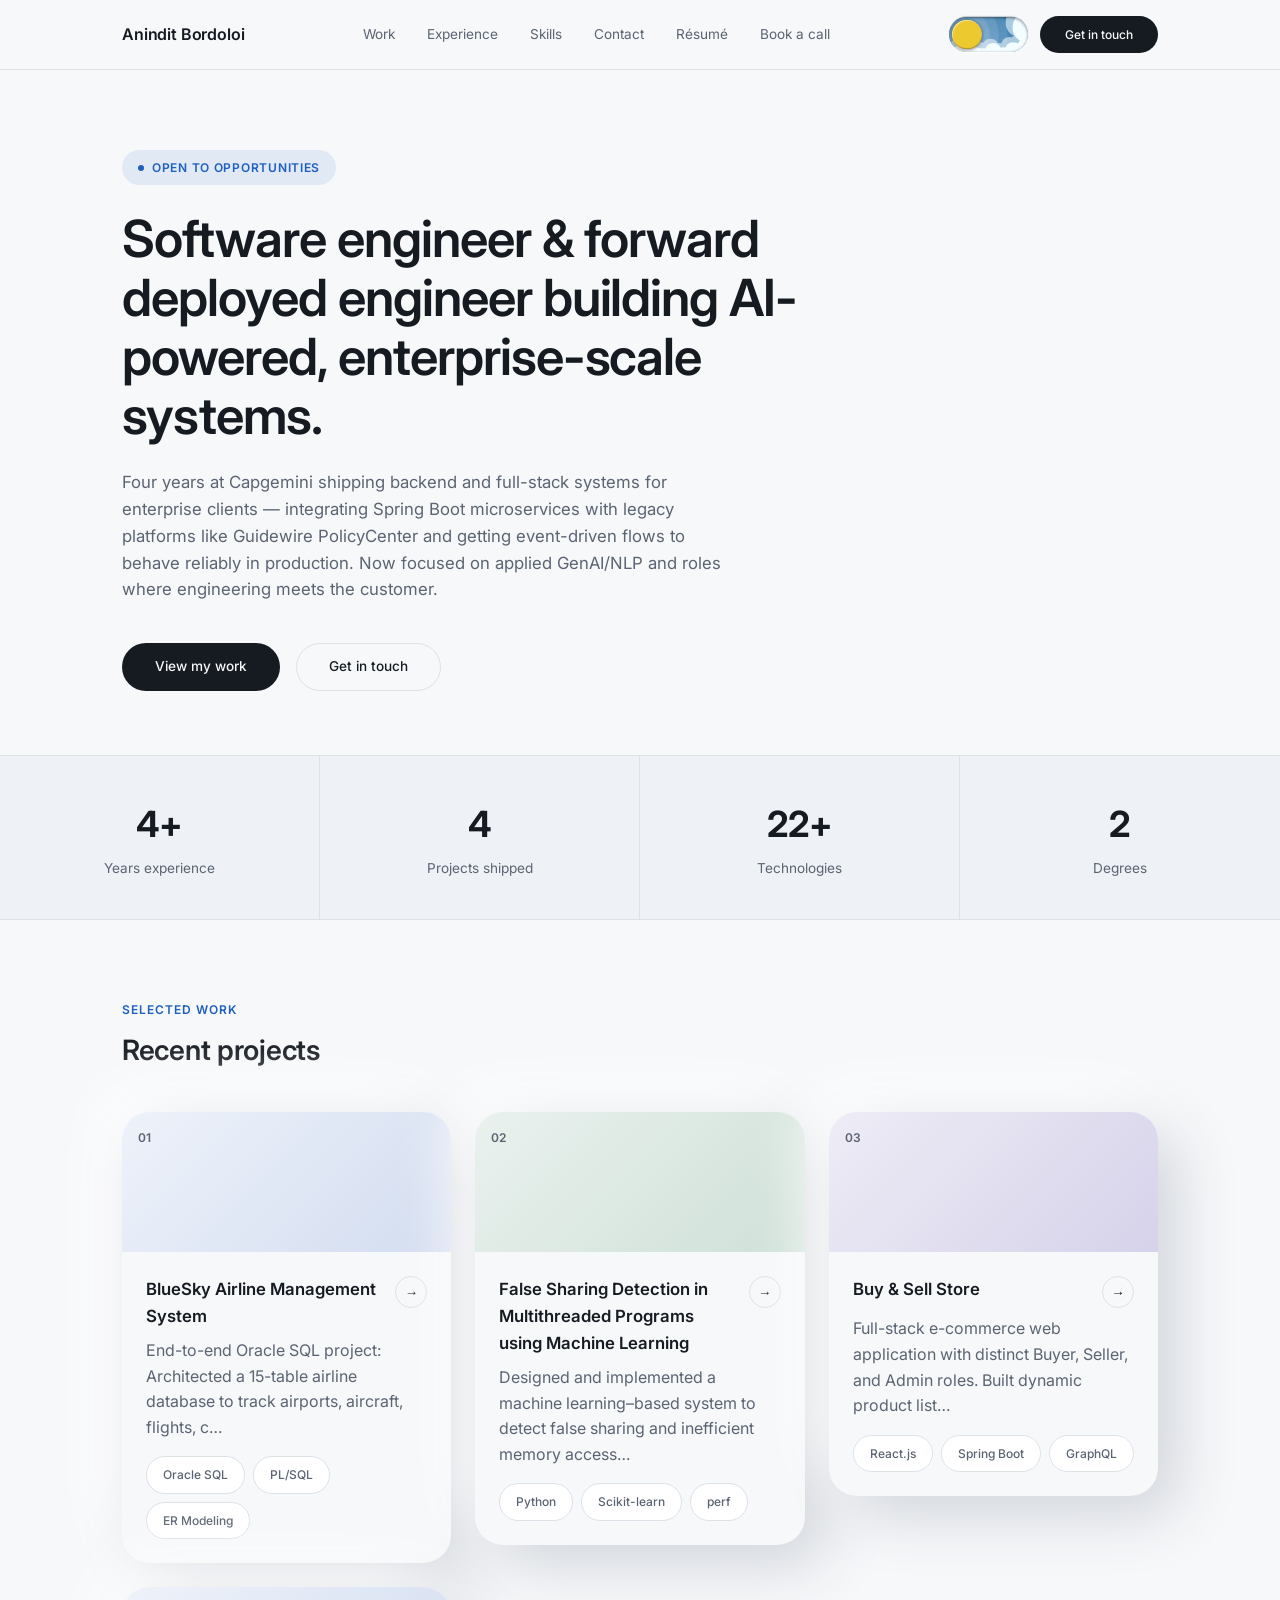
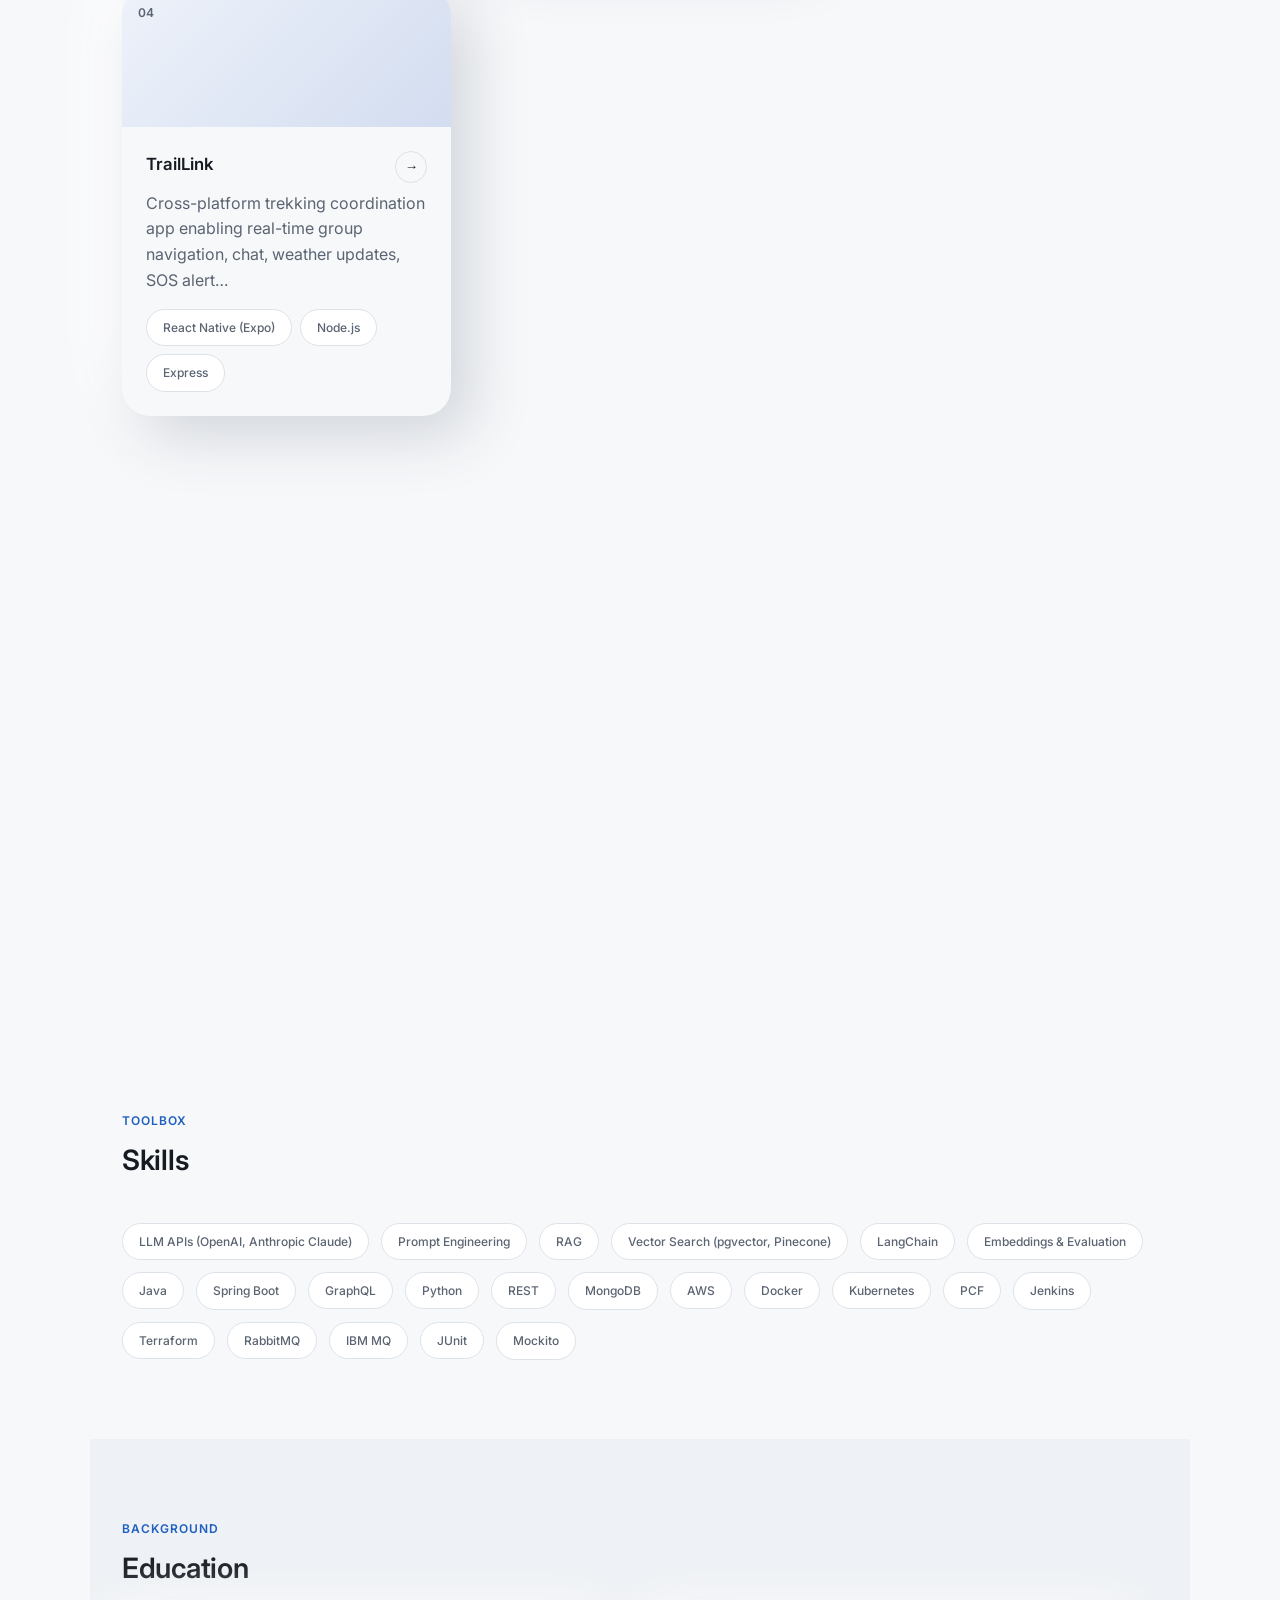
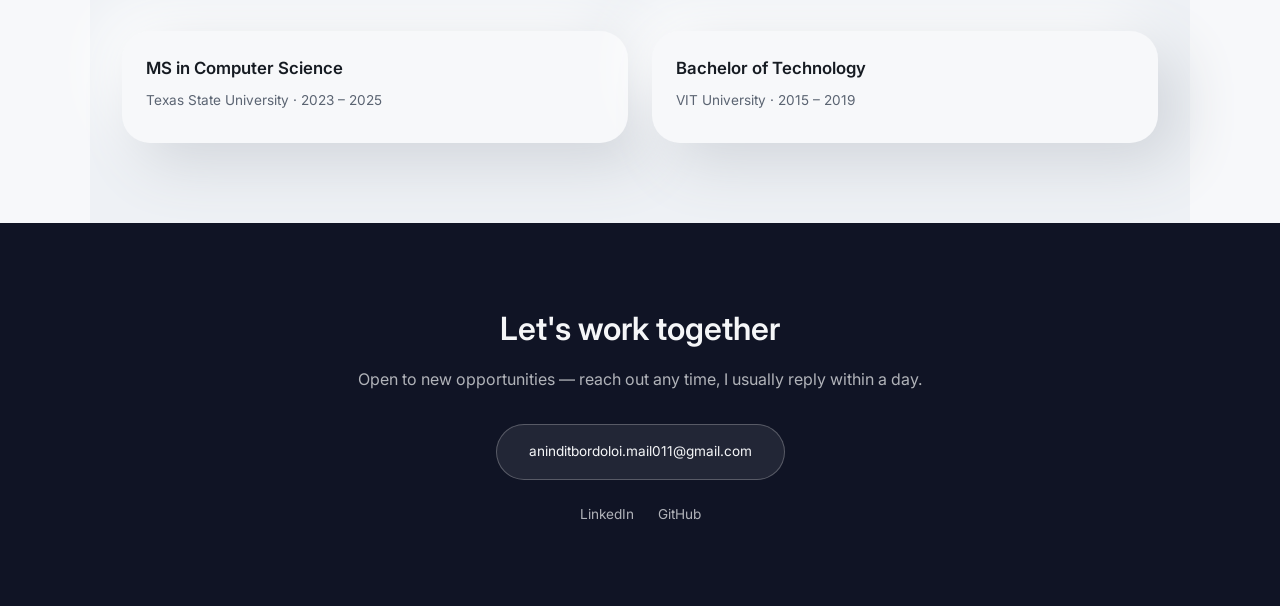
<file: index.html>
<!DOCTYPE html>
<html lang="en">
<head>
  <meta charset="UTF-8" />
  <meta name="viewport" content="width=device-width, initial-scale=1.0" />
  <title>Anindit Bordoloi | Portfolio</title>
  <link rel="preconnect" href="https://fonts.googleapis.com">
  <link rel="preconnect" href="https://fonts.gstatic.com" crossorigin>
  <link href="https://fonts.googleapis.com/css2?family=Inter:wght@400;500;600;700&display=swap" rel="stylesheet">
  <link rel="stylesheet" href="css/base.css" />
  <link rel="stylesheet" href="css/theme-toggle.css" />
  <link rel="stylesheet" href="css/layout.css" />
</head>
<body>
  <header class="site-header" id="top">
    <div class="nav-inner">
      <a href="#top" class="wordmark">Anindit Bordoloi</a>
      <nav class="main-nav">
        <a href="#projects">Work</a>
        <a href="#experience">Experience</a>
        <a href="#skills">Skills</a>
        <a href="#contact">Contact</a>
        <a href="resume.html">Résumé</a>
        <a href="schedule.html">Book a call</a>
      </nav>
      <div class="nav-actions">
        <label class="theme-switch" for="theme-toggle" aria-label="Toggle dark mode">
          <input class="theme-switch__checkbox" type="checkbox" id="theme-toggle" />
          <div class="theme-switch__container">
            <div class="theme-switch__clouds"></div>
            <div class="theme-switch__stars-container">
              <svg fill="none" viewBox="0 0 144 55" xmlns="http://www.w3.org/2000/svg">
                <path fill="currentColor" fill-rule="evenodd" clip-rule="evenodd" d="M135.831 3.00688C135.055 3.85027 134.111 4.29946 133 4.35447C134.111 4.40947 135.055 4.85867 135.831 5.71123C136.607 6.55462 136.996 7.56303 136.996 8.72727C136.996 7.95722 137.172 7.25134 137.525 6.59129C137.886 5.93124 138.372 5.39954 138.98 5.00535C139.598 4.60199 140.268 4.39114 141 4.35447C139.88 4.2903 138.936 3.85027 138.16 3.00688C137.384 2.16348 136.996 1.16425 136.996 0C136.996 1.16425 136.607 2.16348 135.831 3.00688ZM31 23.3545C32.1114 23.2995 33.0551 22.8503 33.8313 22.0069C34.6075 21.1635 34.9956 20.1642 34.9956 19C34.9956 20.1642 35.3837 21.1635 36.1599 22.0069C36.9361 22.8503 37.8798 23.2903 39 23.3545C38.2679 23.3911 37.5976 23.602 36.9802 24.0053C36.3716 24.3995 35.8864 24.9312 35.5248 25.5913C35.172 26.2513 34.9956 26.9572 34.9956 27.7273C34.9956 26.563 34.6075 25.5546 33.8313 24.7112C33.0551 23.8587 32.1114 23.4095 31 23.3545ZM0 36.3545C1.11136 36.2995 2.05513 35.8503 2.83131 35.0069C3.6075 34.1635 3.99559 33.1642 3.99559 32C3.99559 33.1642 4.38368 34.1635 5.15987 35.0069C5.93605 35.8503 6.87982 36.2903 8 36.3545C7.26792 36.3911 6.59757 36.602 5.98015 37.0053C5.37155 37.3995 4.88644 37.9312 4.52481 38.5913C4.172 39.2513 3.99559 39.9572 3.99559 40.7273C3.99559 39.563 3.6075 38.5546 2.83131 37.7112C2.05513 36.8587 1.11136 36.4095 0 36.3545ZM56.8313 24.0069C56.0551 24.8503 55.1114 25.2995 54 25.3545C55.1114 25.4095 56.0551 25.8587 56.8313 26.7112C57.6075 27.5546 57.9956 28.563 57.9956 29.7273C57.9956 28.9572 58.172 28.2513 58.5248 27.5913C58.8864 26.9312 59.3716 26.3995 59.9802 26.0053C60.5976 25.602 61.2679 25.3911 62 25.3545C60.8798 25.2903 59.9361 24.8503 59.1599 24.0069C58.3837 23.1635 57.9956 22.1642 57.9956 21C57.9956 22.1642 57.6075 23.1635 56.8313 24.0069ZM81 25.3545C82.1114 25.2995 83.0551 24.8503 83.8313 24.0069C84.6075 23.1635 84.9956 22.1642 84.9956 21C84.9956 22.1642 85.3837 23.1635 86.1599 24.0069C86.9361 24.8503 87.8798 25.2903 89 25.3545C88.2679 25.3911 87.5976 25.602 86.9802 26.0053C86.3716 26.3995 85.8864 26.9312 85.5248 27.5913C85.172 28.2513 84.9956 28.9572 84.9956 29.7273C84.9956 28.563 84.6075 27.5546 83.8313 26.7112C83.0551 25.8587 82.1114 25.4095 81 25.3545ZM136 36.3545C137.111 36.2995 138.055 35.8503 138.831 35.0069C139.607 34.1635 139.996 33.1642 139.996 32C139.996 33.1642 140.384 34.1635 141.16 35.0069C141.936 35.8503 142.88 36.2903 144 36.3545C143.268 36.3911 142.598 36.602 141.98 37.0053C141.372 37.3995 140.886 37.9312 140.525 38.5913C140.172 39.2513 139.996 39.9572 139.996 40.7273C139.996 39.563 139.607 38.5546 138.831 37.7112C138.055 36.8587 137.111 36.4095 136 36.3545ZM101.831 49.0069C101.055 49.8503 100.111 50.2995 99 50.3545C100.111 50.4095 101.055 50.8587 101.831 51.7112C102.607 52.5546 102.996 53.563 102.996 54.7273C102.996 53.9572 103.172 53.2513 103.525 52.5913C103.886 51.9312 104.372 51.3995 104.98 51.0053C105.598 50.602 106.268 50.3911 107 50.3545C105.88 50.2903 104.936 49.8503 104.16 49.0069C103.384 48.1635 102.996 47.1642 102.996 46C102.996 47.1642 102.607 48.1635 101.831 49.0069Z"></path>
              </svg>
            </div>
            <div class="theme-switch__circle-container">
              <div class="theme-switch__sun-moon-container">
                <div class="theme-switch__moon">
                  <div class="theme-switch__spot"></div>
                  <div class="theme-switch__spot"></div>
                  <div class="theme-switch__spot"></div>
                </div>
              </div>
            </div>
            <div class="theme-switch__shooting-star"></div>
            <div class="theme-switch__shooting-star-2"></div>
            <div class="theme-switch__meteor"></div>
            <div class="theme-switch__stars-cluster">
              <div class="star"></div><div class="star"></div><div class="star"></div>
              <div class="star"></div><div class="star"></div>
            </div>
            <div class="theme-switch__aurora"></div>
            <div class="theme-switch__comets">
              <div class="comet"></div>
              <div class="comet"></div>
            </div>
          </div>
        </label>
        <button id="nav-toggle" class="nav-toggle" aria-label="Open menu" aria-expanded="false" aria-controls="mobile-nav">
          <span class="nav-toggle-bar"></span>
          <span class="nav-toggle-bar"></span>
          <span class="nav-toggle-bar"></span>
        </button>
        <a href="#contact" class="btn btn-primary btn-sm">Get in touch</a>
      </div>
    </div>
    <nav id="mobile-nav" class="mobile-nav" hidden>
      <a href="#projects">Work</a>
      <a href="#experience">Experience</a>
      <a href="#skills">Skills</a>
      <a href="#contact">Contact</a>
      <a href="resume.html">Résumé</a>
      <a href="schedule.html">Book a call</a>
    </nav>
  </header>

  <main>
    <section class="hero section-animate">
      <div class="hero-inner">
        <div class="badge"><span class="badge-dot"></span> Open to opportunities</div>
        <h1>Software engineer &amp; forward deployed engineer building AI-powered, enterprise-scale systems.</h1>
        <p class="hero-bio">
          Four years at Capgemini shipping backend and full-stack systems for enterprise clients — integrating
          Spring Boot microservices with legacy platforms like Guidewire PolicyCenter and getting event-driven
          flows to behave reliably in production. Now focused on applied GenAI/NLP and roles where engineering
          meets the customer.
        </p>
        <div class="hero-actions">
          <a href="#projects" class="btn btn-primary">View my work</a>
          <a href="#contact" class="btn btn-secondary">Get in touch</a>
        </div>
      </div>
    </section>

    <section class="stats-strip section-animate">
      <div class="stat">
        <div class="stat-number" id="stat-years">–</div>
        <div class="stat-label">Years experience</div>
      </div>
      <div class="stat">
        <div class="stat-number" id="stat-projects">–</div>
        <div class="stat-label">Projects shipped</div>
      </div>
      <div class="stat">
        <div class="stat-number" id="stat-tech">–</div>
        <div class="stat-label">Technologies</div>
      </div>
      <div class="stat">
        <div class="stat-number" id="stat-degrees">–</div>
        <div class="stat-label">Degrees</div>
      </div>
    </section>

    <section id="projects" class="section-block section-animate">
      <div class="section-head">
        <div class="section-label">Selected work</div>
        <h2>Recent projects</h2>
      </div>
      <div id="projects-list" class="cards-grid projects-grid">
        <div class="loading"></div>
      </div>
    </section>

    <section id="experience" class="section-block alt-bg section-animate">
      <div class="section-head">
        <div class="section-label">What I've done</div>
        <h2>Experience</h2>
      </div>
      <div id="experience-list" class="cards-grid experience-grid">
        <div class="loading"></div>
      </div>
    </section>

    <section id="skills" class="section-block section-animate">
      <div class="section-head">
        <div class="section-label">Toolbox</div>
        <h2>Skills</h2>
      </div>
      <div id="skills-list" class="skills-container">
        <div class="loading"></div>
      </div>
    </section>

    <section id="education" class="section-block alt-bg section-animate">
      <div class="section-head">
        <div class="section-label">Background</div>
        <h2>Education</h2>
      </div>
      <div id="education-list" class="cards-grid education-grid">
        <div class="loading"></div>
      </div>
    </section>
  </main>

  <footer class="cta-band section-animate" id="contact">
    <div class="cta-inner">
      <h2>Let's work together</h2>
      <p>Open to new opportunities — reach out any time, I usually reply within a day.</p>
      <a href="mailto:aninditbordoloi.mail011@gmail.com" class="email-pill">aninditbordoloi.mail011@gmail.com</a>
      <div class="cta-links">
        <a href="https://linkedin.com/in/anindit-bordoloi-452971109" class="cta-link">LinkedIn</a>
        <a href="https://github.com/AninditB" class="cta-link">GitHub</a>
      </div>
    </div>
  </footer>

  <script src="js/data.js"></script>
  <script src="js/theme.js"></script>
  <script src="js/mobile-nav.js"></script>
  <script src="js/main.js"></script>
</body>
</html>
</file>
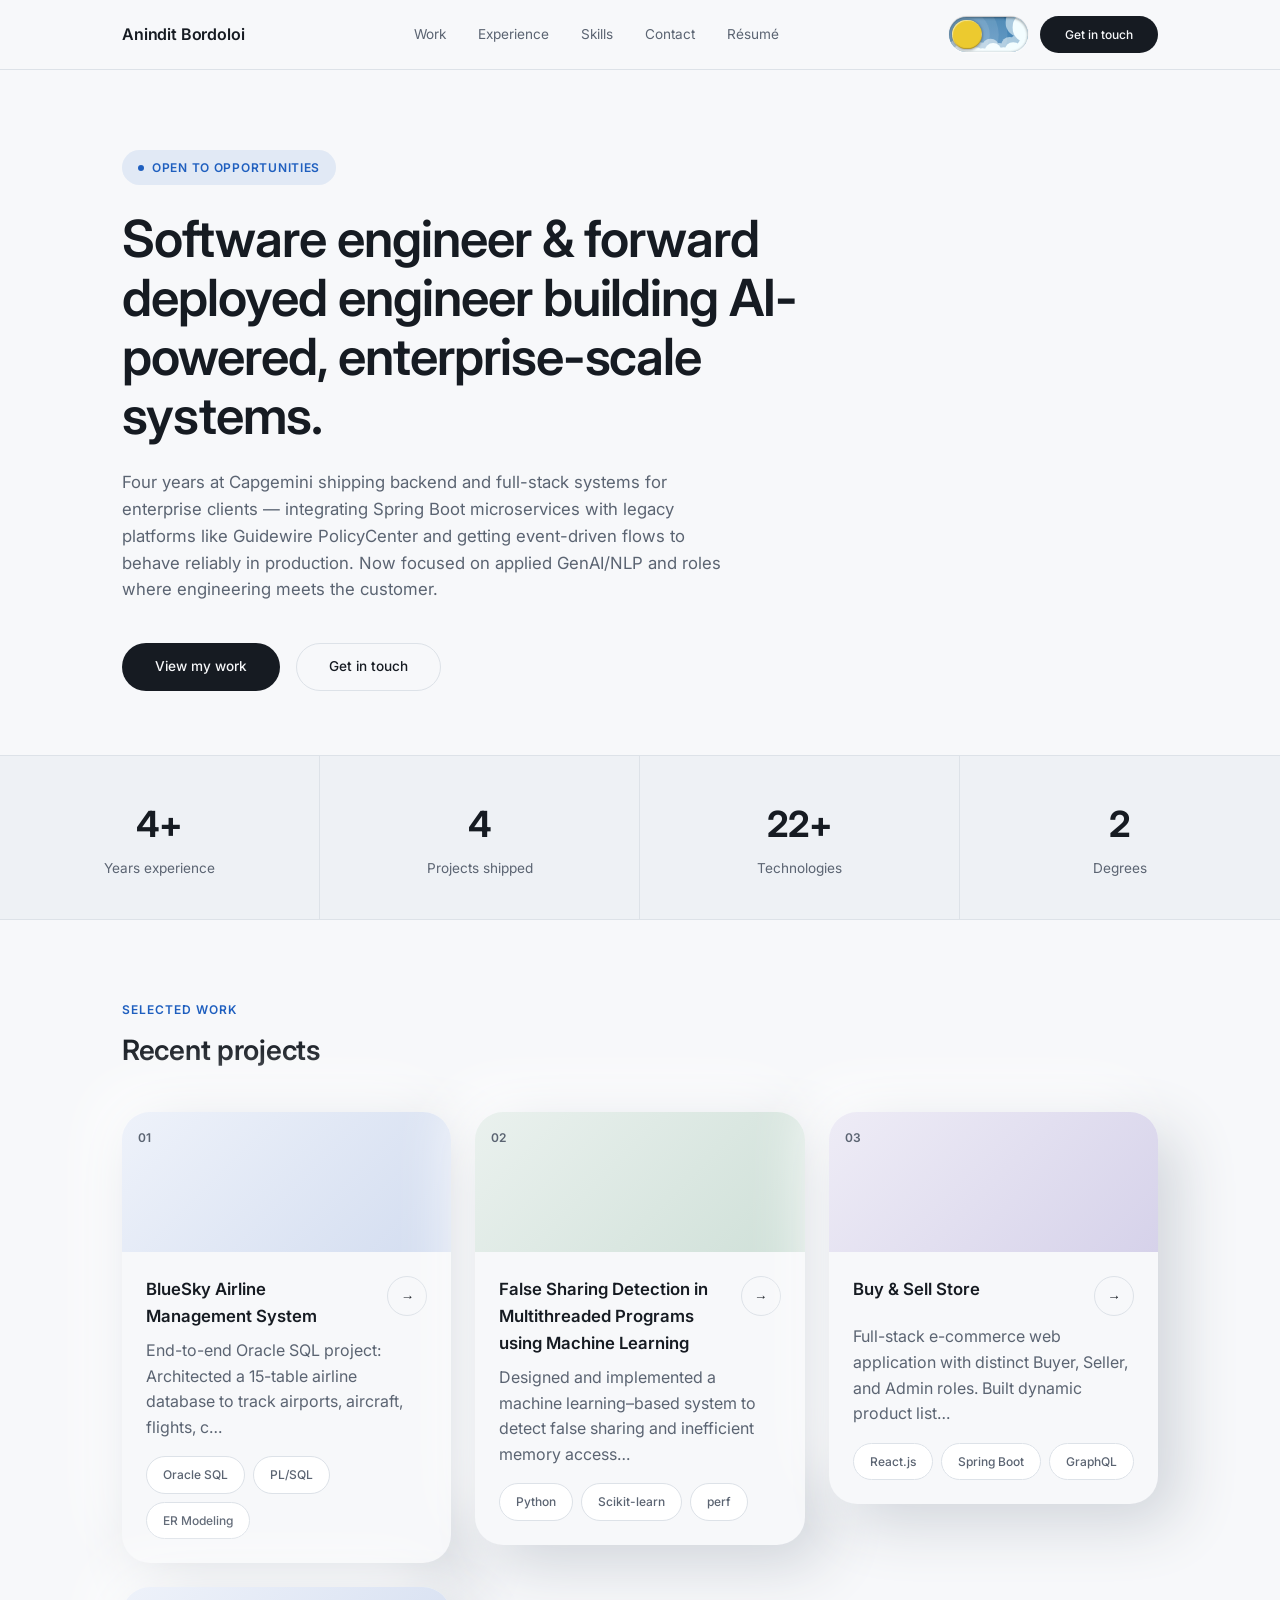
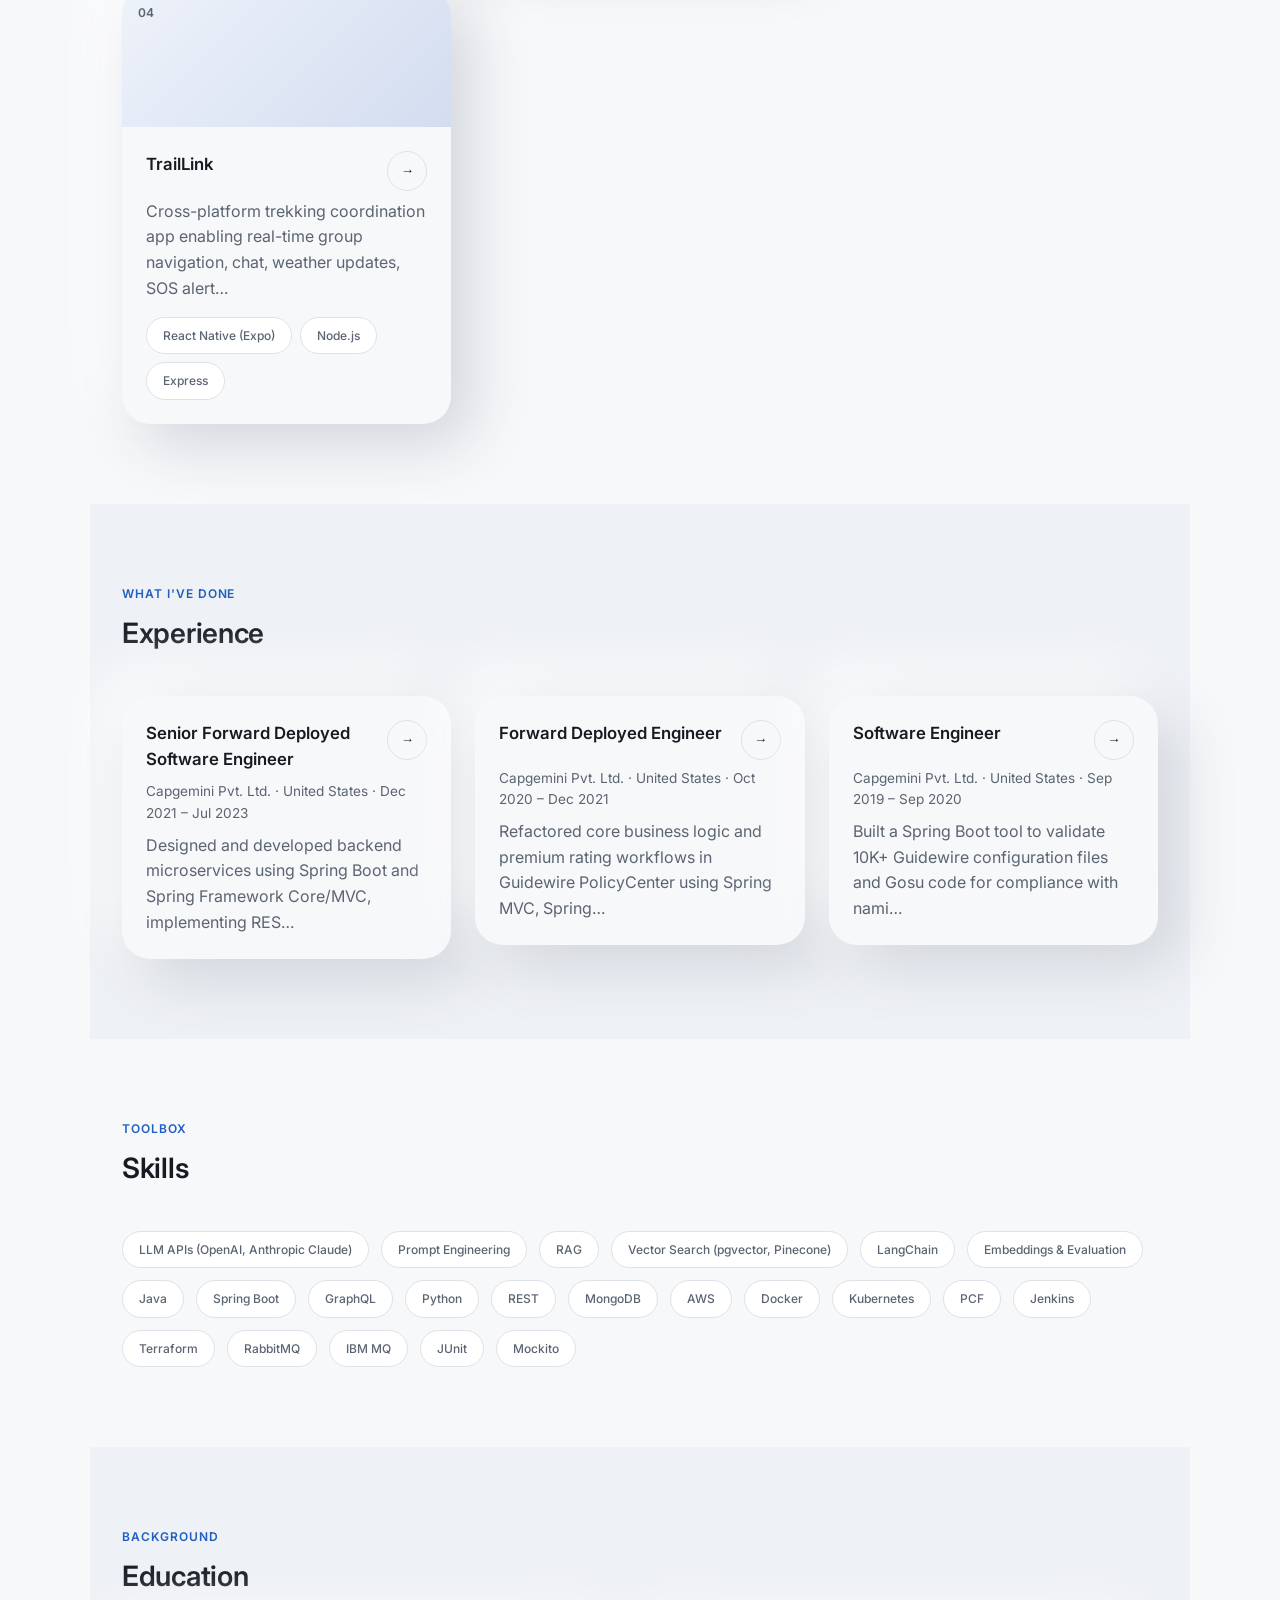
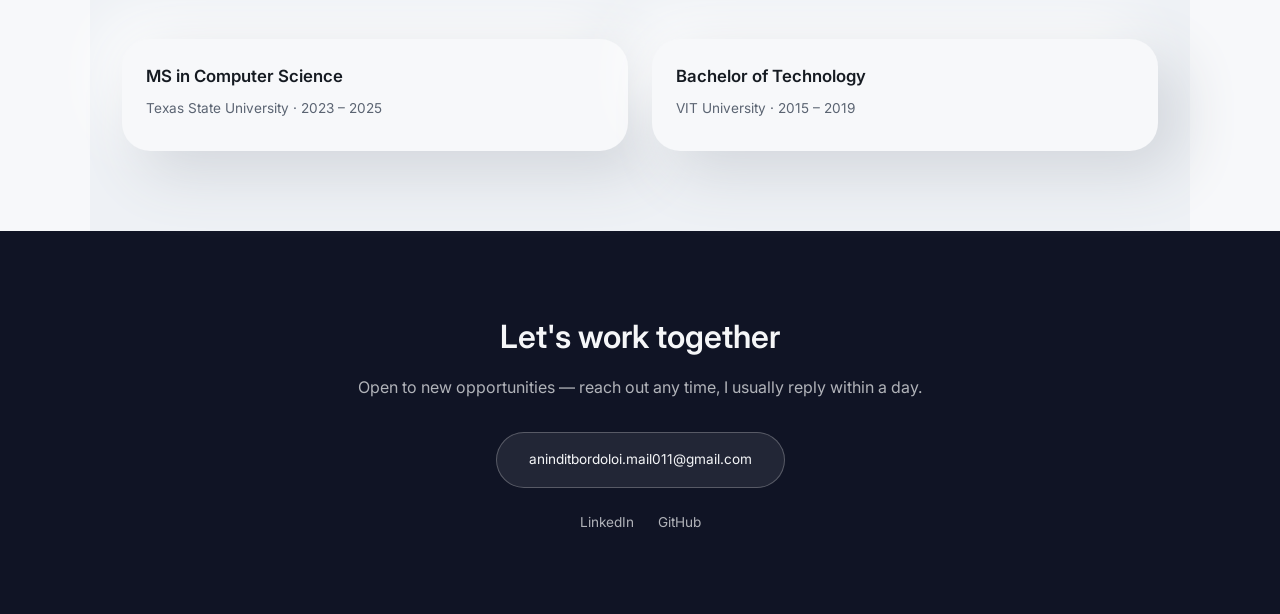
<file: frontend/index.html>
<!DOCTYPE html>
<html lang="en">
<head>
  <meta charset="UTF-8" />
  <meta name="viewport" content="width=device-width, initial-scale=1.0" />
  <title>Anindit Bordoloi | Portfolio</title>
  <!-- partial:head-theme:start -->
  <script>
    // Apply the saved theme before first paint so dark pages don't flash light.
    (function () {
      try {
        if (localStorage.getItem('theme') === 'dark') document.documentElement.classList.add('dark-mode');
      } catch (err) {}
    })();
  </script>
<!-- partial:head-theme:end -->
  <link rel="preconnect" href="https://fonts.googleapis.com">
  <link rel="preconnect" href="https://fonts.gstatic.com" crossorigin>
  <link href="https://fonts.googleapis.com/css2?family=Inter:wght@400;500;600;700&display=swap" rel="stylesheet">
  <link rel="stylesheet" href="css/tokens.css" />
  <link rel="stylesheet" href="css/base.css" />
  <link rel="stylesheet" href="css/components.css" />
  <link rel="stylesheet" href="css/theme-toggle.css" />
  <link rel="stylesheet" href="css/layout.css" />
</head>
<body>
  <!-- partial:header:start -->
  <a href="#main" class="skip-link">Skip to content</a>
  <header class="site-header" id="top">
    <div class="nav-inner">
      <a href="#top" class="wordmark">Anindit Bordoloi</a>
      <nav class="main-nav" aria-label="Primary">
        <a href="#projects">Work</a>
        <a href="#experience">Experience</a>
        <a href="#skills">Skills</a>
        <a href="#contact">Contact</a>
        <a href="resume.html">Résumé</a>
      </nav>
      <div class="nav-actions">
        <label class="theme-switch" for="theme-toggle" aria-label="Toggle dark mode">
          <input class="theme-switch__checkbox" type="checkbox" id="theme-toggle" />
          <div class="theme-switch__container">
            <div class="theme-switch__clouds"></div>
            <div class="theme-switch__stars-container">
              <svg fill="none" viewBox="0 0 144 55" xmlns="http://www.w3.org/2000/svg">
                <path fill="currentColor" fill-rule="evenodd" clip-rule="evenodd" d="M135.831 3.00688C135.055 3.85027 134.111 4.29946 133 4.35447C134.111 4.40947 135.055 4.85867 135.831 5.71123C136.607 6.55462 136.996 7.56303 136.996 8.72727C136.996 7.95722 137.172 7.25134 137.525 6.59129C137.886 5.93124 138.372 5.39954 138.98 5.00535C139.598 4.60199 140.268 4.39114 141 4.35447C139.88 4.2903 138.936 3.85027 138.16 3.00688C137.384 2.16348 136.996 1.16425 136.996 0C136.996 1.16425 136.607 2.16348 135.831 3.00688ZM31 23.3545C32.1114 23.2995 33.0551 22.8503 33.8313 22.0069C34.6075 21.1635 34.9956 20.1642 34.9956 19C34.9956 20.1642 35.3837 21.1635 36.1599 22.0069C36.9361 22.8503 37.8798 23.2903 39 23.3545C38.2679 23.3911 37.5976 23.602 36.9802 24.0053C36.3716 24.3995 35.8864 24.9312 35.5248 25.5913C35.172 26.2513 34.9956 26.9572 34.9956 27.7273C34.9956 26.563 34.6075 25.5546 33.8313 24.7112C33.0551 23.8587 32.1114 23.4095 31 23.3545ZM0 36.3545C1.11136 36.2995 2.05513 35.8503 2.83131 35.0069C3.6075 34.1635 3.99559 33.1642 3.99559 32C3.99559 33.1642 4.38368 34.1635 5.15987 35.0069C5.93605 35.8503 6.87982 36.2903 8 36.3545C7.26792 36.3911 6.59757 36.602 5.98015 37.0053C5.37155 37.3995 4.88644 37.9312 4.52481 38.5913C4.172 39.2513 3.99559 39.9572 3.99559 40.7273C3.99559 39.563 3.6075 38.5546 2.83131 37.7112C2.05513 36.8587 1.11136 36.4095 0 36.3545ZM56.8313 24.0069C56.0551 24.8503 55.1114 25.2995 54 25.3545C55.1114 25.4095 56.0551 25.8587 56.8313 26.7112C57.6075 27.5546 57.9956 28.563 57.9956 29.7273C57.9956 28.9572 58.172 28.2513 58.5248 27.5913C58.8864 26.9312 59.3716 26.3995 59.9802 26.0053C60.5976 25.602 61.2679 25.3911 62 25.3545C60.8798 25.2903 59.9361 24.8503 59.1599 24.0069C58.3837 23.1635 57.9956 22.1642 57.9956 21C57.9956 22.1642 57.6075 23.1635 56.8313 24.0069ZM81 25.3545C82.1114 25.2995 83.0551 24.8503 83.8313 24.0069C84.6075 23.1635 84.9956 22.1642 84.9956 21C84.9956 22.1642 85.3837 23.1635 86.1599 24.0069C86.9361 24.8503 87.8798 25.2903 89 25.3545C88.2679 25.3911 87.5976 25.602 86.9802 26.0053C86.3716 26.3995 85.8864 26.9312 85.5248 27.5913C85.172 28.2513 84.9956 28.9572 84.9956 29.7273C84.9956 28.563 84.6075 27.5546 83.8313 26.7112C83.0551 25.8587 82.1114 25.4095 81 25.3545ZM136 36.3545C137.111 36.2995 138.055 35.8503 138.831 35.0069C139.607 34.1635 139.996 33.1642 139.996 32C139.996 33.1642 140.384 34.1635 141.16 35.0069C141.936 35.8503 142.88 36.2903 144 36.3545C143.268 36.3911 142.598 36.602 141.98 37.0053C141.372 37.3995 140.886 37.9312 140.525 38.5913C140.172 39.2513 139.996 39.9572 139.996 40.7273C139.996 39.563 139.607 38.5546 138.831 37.7112C138.055 36.8587 137.111 36.4095 136 36.3545ZM101.831 49.0069C101.055 49.8503 100.111 50.2995 99 50.3545C100.111 50.4095 101.055 50.8587 101.831 51.7112C102.607 52.5546 102.996 53.563 102.996 54.7273C102.996 53.9572 103.172 53.2513 103.525 52.5913C103.886 51.9312 104.372 51.3995 104.98 51.0053C105.598 50.602 106.268 50.3911 107 50.3545C105.88 50.2903 104.936 49.8503 104.16 49.0069C103.384 48.1635 102.996 47.1642 102.996 46C102.996 47.1642 102.607 48.1635 101.831 49.0069Z"></path>
              </svg>
            </div>
            <div class="theme-switch__circle-container">
              <div class="theme-switch__sun-moon-container">
                <div class="theme-switch__moon">
                  <div class="theme-switch__spot"></div>
                  <div class="theme-switch__spot"></div>
                  <div class="theme-switch__spot"></div>
                </div>
              </div>
            </div>
            <div class="theme-switch__shooting-star"></div>
            <div class="theme-switch__shooting-star-2"></div>
            <div class="theme-switch__meteor"></div>
            <div class="theme-switch__stars-cluster">
              <div class="star"></div><div class="star"></div><div class="star"></div>
              <div class="star"></div><div class="star"></div>
            </div>
            <div class="theme-switch__aurora"></div>
            <div class="theme-switch__comets">
              <div class="comet"></div>
              <div class="comet"></div>
            </div>
          </div>
        </label>
        <button id="nav-toggle" class="nav-toggle" aria-label="Open menu" aria-expanded="false" aria-controls="mobile-nav">
          <span class="nav-toggle-bar"></span>
          <span class="nav-toggle-bar"></span>
          <span class="nav-toggle-bar"></span>
        </button>
        <a href="#contact" class="btn btn-primary btn-sm">Get in touch</a>
      </div>
    </div>
    <nav id="mobile-nav" class="mobile-nav" hidden>
      <a href="#projects">Work</a>
      <a href="#experience">Experience</a>
      <a href="#skills">Skills</a>
      <a href="#contact">Contact</a>
      <a href="resume.html">Résumé</a>
    </nav>
  </header>
<!-- partial:header:end -->

  <main id="main">
    <section class="hero section-animate">
      <div class="hero-inner">
        <div class="badge"><span class="badge-dot"></span> Open to opportunities</div>
        <h1>Software engineer &amp; forward deployed engineer building AI-powered, enterprise-scale systems.</h1>
        <p class="hero-bio">
          Four years at Capgemini shipping backend and full-stack systems for enterprise clients — integrating
          Spring Boot microservices with legacy platforms like Guidewire PolicyCenter and getting event-driven
          flows to behave reliably in production. Now focused on applied GenAI/NLP and roles where engineering
          meets the customer.
        </p>
        <div class="hero-actions">
          <a href="#projects" class="btn btn-primary">View my work</a>
          <a href="#contact" class="btn btn-secondary">Get in touch</a>
        </div>
      </div>
    </section>

    <section class="stats-strip section-animate">
      <div class="stat">
        <div class="stat-number" id="stat-years">–</div>
        <div class="stat-label">Years experience</div>
      </div>
      <div class="stat">
        <div class="stat-number" id="stat-projects">–</div>
        <div class="stat-label">Projects shipped</div>
      </div>
      <div class="stat">
        <div class="stat-number" id="stat-tech">–</div>
        <div class="stat-label">Technologies</div>
      </div>
      <div class="stat">
        <div class="stat-number" id="stat-degrees">–</div>
        <div class="stat-label">Degrees</div>
      </div>
    </section>

    <section id="projects" class="section-block section-animate">
      <div class="section-head">
        <div class="section-label">Selected work</div>
        <h2>Recent projects</h2>
      </div>
      <div id="projects-list" class="cards-grid projects-grid">
        <div class="loading"></div>
      </div>
    </section>

    <section id="experience" class="section-block alt-bg section-animate">
      <div class="section-head">
        <div class="section-label">What I've done</div>
        <h2>Experience</h2>
      </div>
      <div id="experience-list" class="cards-grid experience-grid">
        <div class="loading"></div>
      </div>
    </section>

    <section id="skills" class="section-block section-animate">
      <div class="section-head">
        <div class="section-label">Toolbox</div>
        <h2>Skills</h2>
      </div>
      <div id="skills-list" class="skills-container">
        <div class="loading"></div>
      </div>
    </section>

    <section id="education" class="section-block alt-bg section-animate">
      <div class="section-head">
        <div class="section-label">Background</div>
        <h2>Education</h2>
      </div>
      <div id="education-list" class="cards-grid education-grid">
        <div class="loading"></div>
      </div>
    </section>
  </main>

  <!-- partial:footer:start -->
  <footer class="cta-band" id="contact">
    <div class="cta-inner">
      <h2>Let's work together</h2>
      <p>Open to new opportunities — reach out any time, I usually reply within a day.</p>
      <a href="mailto:aninditbordoloi.mail011@gmail.com" class="email-pill">aninditbordoloi.mail011@gmail.com</a>
      <div class="cta-links">
        <a href="https://linkedin.com/in/anindit-bordoloi-452971109" class="cta-link">LinkedIn</a>
        <a href="https://github.com/AninditB" class="cta-link">GitHub</a>
      </div>
    </div>
  </footer>
<!-- partial:footer:end -->

  <script src="js/data.js"></script>
  <script src="js/theme.js"></script>
  <script src="js/a11y.js"></script>
  <script src="js/mobile-nav.js"></script>
  <script src="js/main.js"></script>
</body>
</html>
</file>
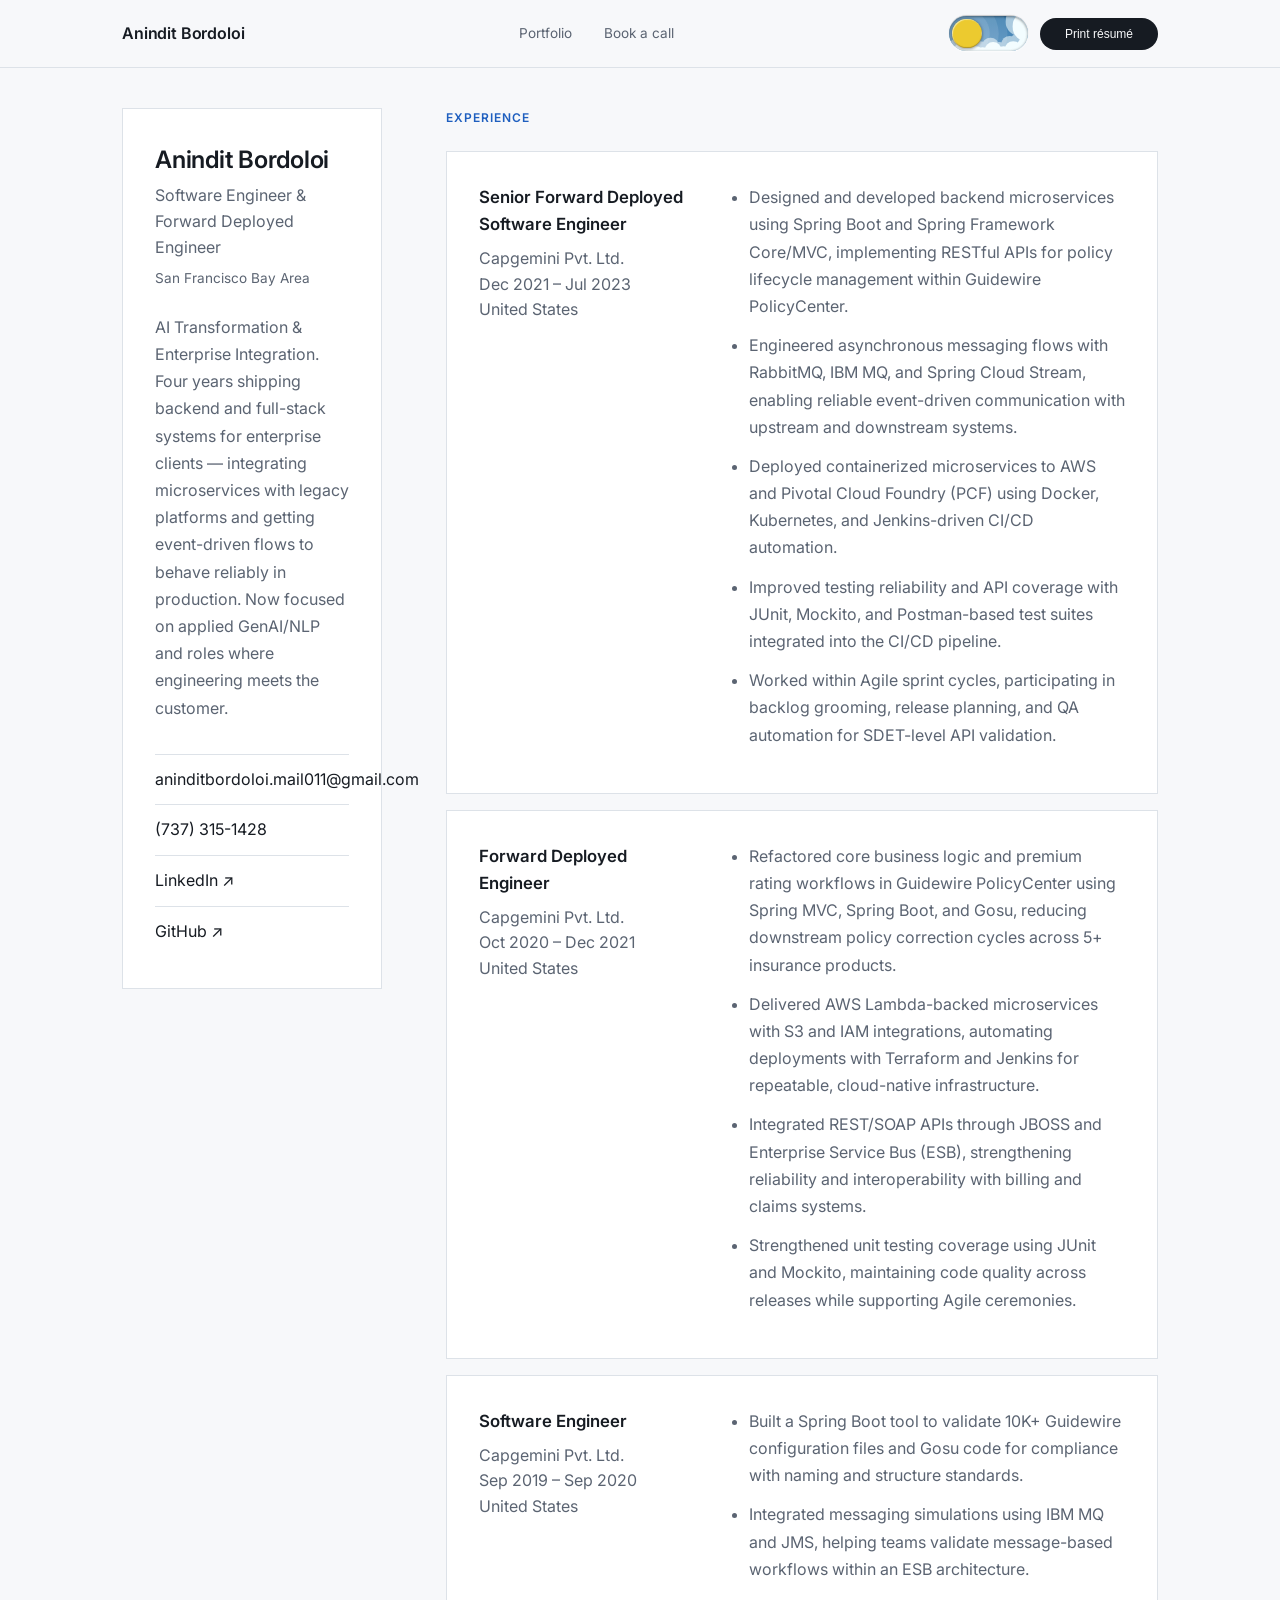
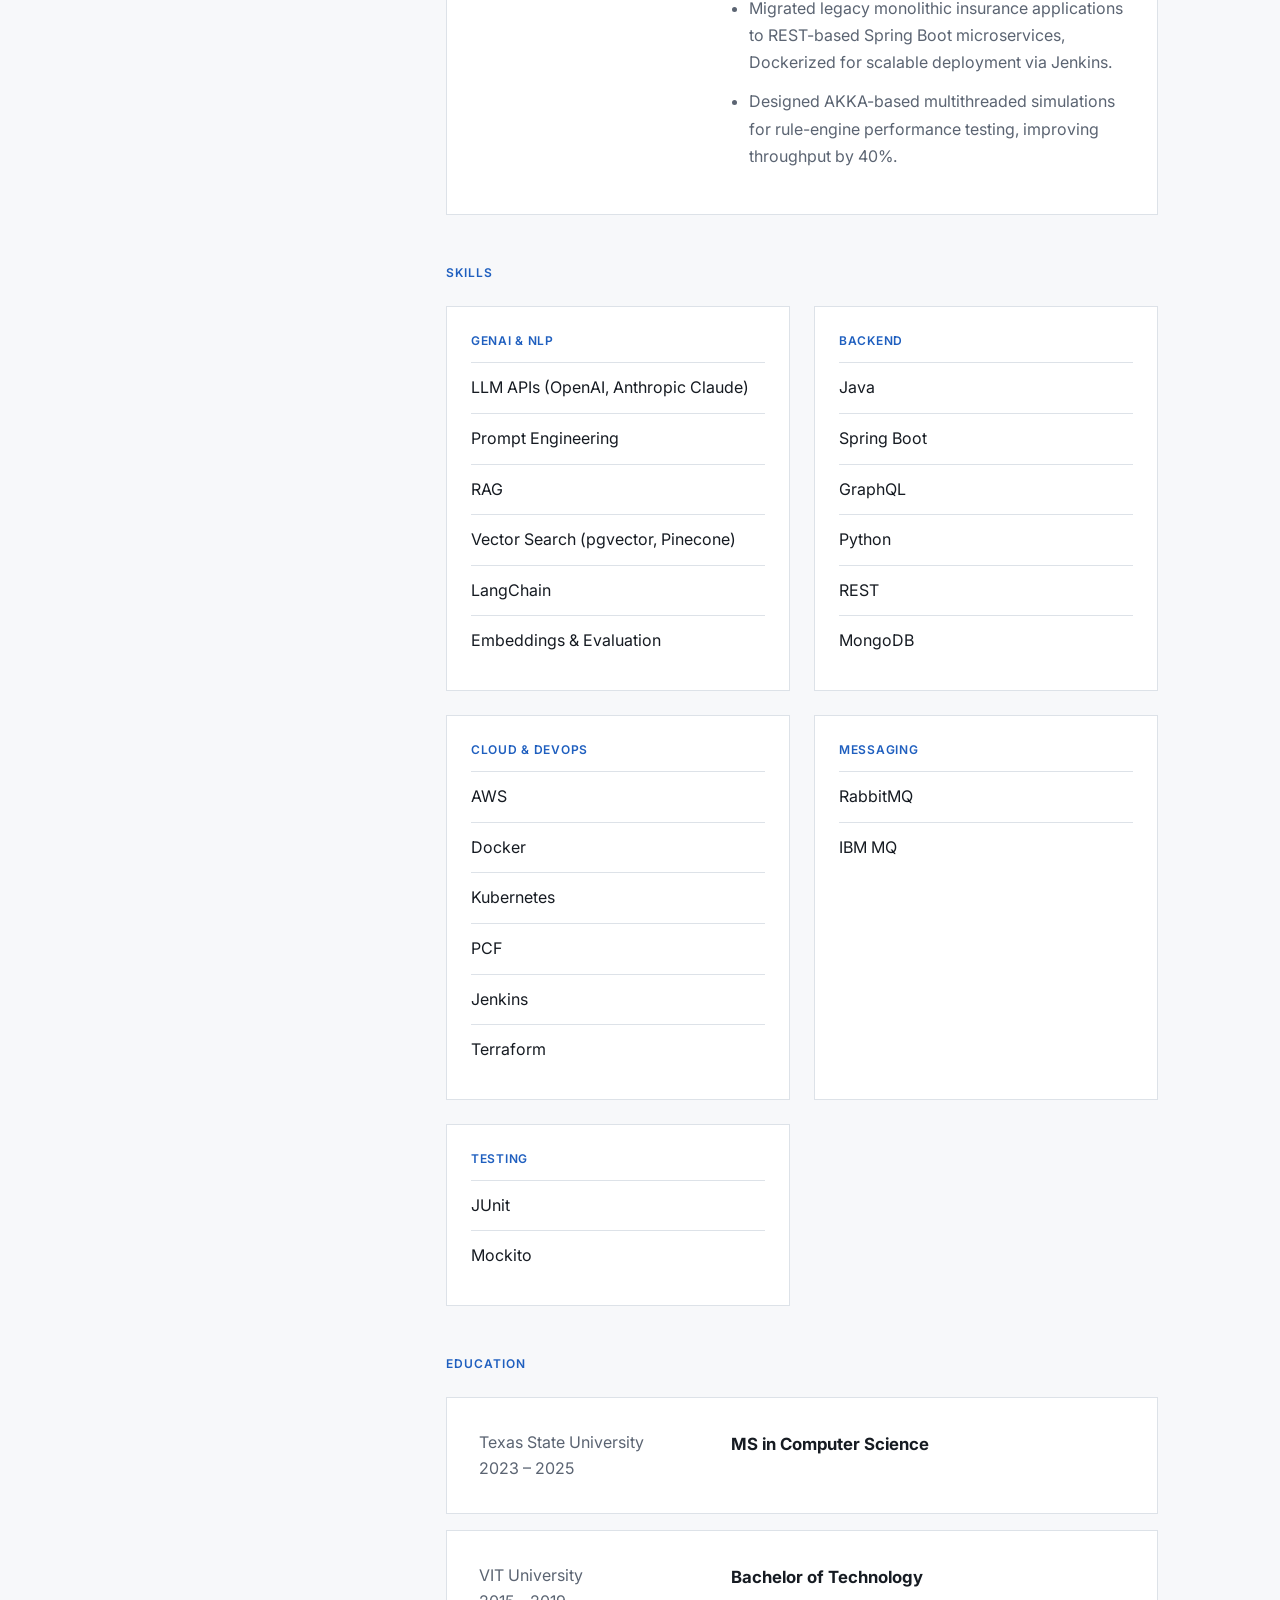
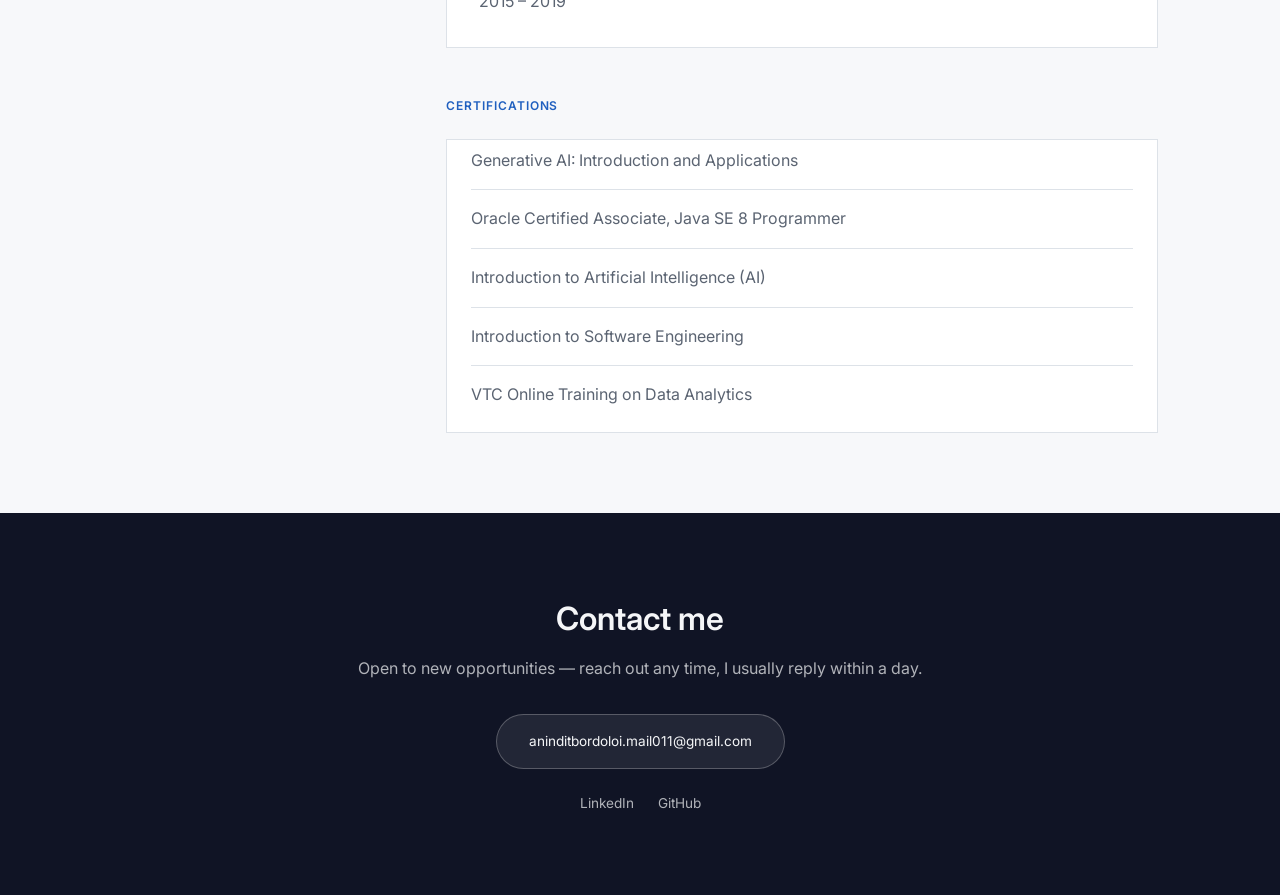
<file: resume.html>
<!DOCTYPE html>
<html lang="en">
<head>
  <meta charset="UTF-8" />
  <meta name="viewport" content="width=device-width, initial-scale=1.0" />
  <title>Anindit Bordoloi | Résumé</title>
  <link rel="preconnect" href="https://fonts.googleapis.com">
  <link rel="preconnect" href="https://fonts.gstatic.com" crossorigin>
  <link href="https://fonts.googleapis.com/css2?family=Inter:wght@400;500;600;700&display=swap" rel="stylesheet">
  <link rel="stylesheet" href="css/base.css" />
  <link rel="stylesheet" href="css/theme-toggle.css" />
  <link rel="stylesheet" href="css/layout.css" />
  <link rel="stylesheet" href="css/resume.css" />
  <link rel="stylesheet" href="css/print.css" />
</head>
<body>
  <header class="site-header">
    <div class="nav-inner">
      <a href="index.html" class="wordmark">Anindit Bordoloi</a>
      <nav class="main-nav">
        <a href="index.html">Portfolio</a>
        <a href="schedule.html">Book a call</a>
      </nav>
      <div class="nav-actions">
        <label class="theme-switch" for="theme-toggle" aria-label="Toggle dark mode">
          <input class="theme-switch__checkbox" type="checkbox" id="theme-toggle" />
          <div class="theme-switch__container">
            <div class="theme-switch__clouds"></div>
            <div class="theme-switch__stars-container">
              <svg fill="none" viewBox="0 0 144 55" xmlns="http://www.w3.org/2000/svg">
                <path fill="currentColor" fill-rule="evenodd" clip-rule="evenodd" d="M135.831 3.00688C135.055 3.85027 134.111 4.29946 133 4.35447C134.111 4.40947 135.055 4.85867 135.831 5.71123C136.607 6.55462 136.996 7.56303 136.996 8.72727C136.996 7.95722 137.172 7.25134 137.525 6.59129C137.886 5.93124 138.372 5.39954 138.98 5.00535C139.598 4.60199 140.268 4.39114 141 4.35447C139.88 4.2903 138.936 3.85027 138.16 3.00688C137.384 2.16348 136.996 1.16425 136.996 0C136.996 1.16425 136.607 2.16348 135.831 3.00688ZM31 23.3545C32.1114 23.2995 33.0551 22.8503 33.8313 22.0069C34.6075 21.1635 34.9956 20.1642 34.9956 19C34.9956 20.1642 35.3837 21.1635 36.1599 22.0069C36.9361 22.8503 37.8798 23.2903 39 23.3545C38.2679 23.3911 37.5976 23.602 36.9802 24.0053C36.3716 24.3995 35.8864 24.9312 35.5248 25.5913C35.172 26.2513 34.9956 26.9572 34.9956 27.7273C34.9956 26.563 34.6075 25.5546 33.8313 24.7112C33.0551 23.8587 32.1114 23.4095 31 23.3545ZM0 36.3545C1.11136 36.2995 2.05513 35.8503 2.83131 35.0069C3.6075 34.1635 3.99559 33.1642 3.99559 32C3.99559 33.1642 4.38368 34.1635 5.15987 35.0069C5.93605 35.8503 6.87982 36.2903 8 36.3545C7.26792 36.3911 6.59757 36.602 5.98015 37.0053C5.37155 37.3995 4.88644 37.9312 4.52481 38.5913C4.172 39.2513 3.99559 39.9572 3.99559 40.7273C3.99559 39.563 3.6075 38.5546 2.83131 37.7112C2.05513 36.8587 1.11136 36.4095 0 36.3545ZM56.8313 24.0069C56.0551 24.8503 55.1114 25.2995 54 25.3545C55.1114 25.4095 56.0551 25.8587 56.8313 26.7112C57.6075 27.5546 57.9956 28.563 57.9956 29.7273C57.9956 28.9572 58.172 28.2513 58.5248 27.5913C58.8864 26.9312 59.3716 26.3995 59.9802 26.0053C60.5976 25.602 61.2679 25.3911 62 25.3545C60.8798 25.2903 59.9361 24.8503 59.1599 24.0069C58.3837 23.1635 57.9956 22.1642 57.9956 21C57.9956 22.1642 57.6075 23.1635 56.8313 24.0069ZM81 25.3545C82.1114 25.2995 83.0551 24.8503 83.8313 24.0069C84.6075 23.1635 84.9956 22.1642 84.9956 21C84.9956 22.1642 85.3837 23.1635 86.1599 24.0069C86.9361 24.8503 87.8798 25.2903 89 25.3545C88.2679 25.3911 87.5976 25.602 86.9802 26.0053C86.3716 26.3995 85.8864 26.9312 85.5248 27.5913C85.172 28.2513 84.9956 28.9572 84.9956 29.7273C84.9956 28.563 84.6075 27.5546 83.8313 26.7112C83.0551 25.8587 82.1114 25.4095 81 25.3545ZM136 36.3545C137.111 36.2995 138.055 35.8503 138.831 35.0069C139.607 34.1635 139.996 33.1642 139.996 32C139.996 33.1642 140.384 34.1635 141.16 35.0069C141.936 35.8503 142.88 36.2903 144 36.3545C143.268 36.3911 142.598 36.602 141.98 37.0053C141.372 37.3995 140.886 37.9312 140.525 38.5913C140.172 39.2513 139.996 39.9572 139.996 40.7273C139.996 39.563 139.607 38.5546 138.831 37.7112C138.055 36.8587 137.111 36.4095 136 36.3545ZM101.831 49.0069C101.055 49.8503 100.111 50.2995 99 50.3545C100.111 50.4095 101.055 50.8587 101.831 51.7112C102.607 52.5546 102.996 53.563 102.996 54.7273C102.996 53.9572 103.172 53.2513 103.525 52.5913C103.886 51.9312 104.372 51.3995 104.98 51.0053C105.598 50.602 106.268 50.3911 107 50.3545C105.88 50.2903 104.936 49.8503 104.16 49.0069C103.384 48.1635 102.996 47.1642 102.996 46C102.996 47.1642 102.607 48.1635 101.831 49.0069Z"></path>
              </svg>
            </div>
            <div class="theme-switch__circle-container">
              <div class="theme-switch__sun-moon-container">
                <div class="theme-switch__moon">
                  <div class="theme-switch__spot"></div>
                  <div class="theme-switch__spot"></div>
                  <div class="theme-switch__spot"></div>
                </div>
              </div>
            </div>
            <div class="theme-switch__shooting-star"></div>
            <div class="theme-switch__shooting-star-2"></div>
            <div class="theme-switch__meteor"></div>
            <div class="theme-switch__stars-cluster">
              <div class="star"></div><div class="star"></div><div class="star"></div>
              <div class="star"></div><div class="star"></div>
            </div>
            <div class="theme-switch__aurora"></div>
            <div class="theme-switch__comets">
              <div class="comet"></div>
              <div class="comet"></div>
            </div>
          </div>
        </label>
        <button id="nav-toggle" class="nav-toggle" aria-label="Open menu" aria-expanded="false" aria-controls="mobile-nav">
          <span class="nav-toggle-bar"></span>
          <span class="nav-toggle-bar"></span>
          <span class="nav-toggle-bar"></span>
        </button>
        <button id="print-btn" class="btn btn-primary btn-sm">Print résumé</button>
      </div>
    </div>
    <nav id="mobile-nav" class="mobile-nav" hidden>
      <a href="index.html">Portfolio</a>
      <a href="schedule.html">Book a call</a>
    </nav>
  </header>

  <main class="resume-layout">
    <aside class="resume-sidebar">
      <h1 class="resume-name">Anindit Bordoloi</h1>
      <p class="resume-title">Software Engineer &amp; Forward Deployed Engineer</p>
      <p class="resume-location">San Francisco Bay Area</p>
      <p class="resume-bio">
        AI Transformation &amp; Enterprise Integration. Four years shipping backend and full-stack systems for
        enterprise clients — integrating microservices with legacy platforms and getting event-driven flows to
        behave reliably in production. Now focused on applied GenAI/NLP and roles where engineering meets the
        customer.
      </p>
      <div class="resume-contact">
        <a href="mailto:aninditbordoloi.mail011@gmail.com" class="resume-contact-item">aninditbordoloi.mail011@gmail.com</a>
        <a href="tel:+17373151428" class="resume-contact-item">(737) 315-1428</a>
        <a href="https://linkedin.com/in/anindit-bordoloi-452971109" class="resume-contact-item" target="_blank" rel="noopener noreferrer">LinkedIn ↗</a>
        <a href="https://github.com/AninditB" class="resume-contact-item" target="_blank" rel="noopener noreferrer">GitHub ↗</a>
      </div>
    </aside>

    <div class="resume-main">
      <section class="resume-section">
        <div class="section-label">Experience</div>
        <div id="resume-experience"><div class="loading"></div></div>
      </section>

      <section class="resume-section">
        <div class="section-label">Skills</div>
        <div id="resume-skills" class="resume-skills-groups"><div class="loading"></div></div>
      </section>

      <section class="resume-section">
        <div class="section-label">Education</div>
        <div id="resume-education"><div class="loading"></div></div>
      </section>

      <section class="resume-section">
        <div class="section-label">Certifications</div>
        <div class="card resume-cert-card">
          <ul id="resume-certifications" class="resume-cert-list"></ul>
        </div>
      </section>
    </div>
  </main>

  <footer class="cta-band" id="contact">
    <div class="cta-inner">
      <h2>Contact me</h2>
      <p>Open to new opportunities — reach out any time, I usually reply within a day.</p>
      <a href="mailto:aninditbordoloi.mail011@gmail.com" class="email-pill">aninditbordoloi.mail011@gmail.com</a>
      <div class="cta-links">
        <a href="https://linkedin.com/in/anindit-bordoloi-452971109" class="cta-link">LinkedIn</a>
        <a href="https://github.com/AninditB" class="cta-link">GitHub</a>
      </div>
    </div>
  </footer>

  <script src="js/data.js"></script>
  <script src="js/theme.js"></script>
  <script src="js/mobile-nav.js"></script>
  <script src="js/resume.js"></script>
</body>
</html>
</file>
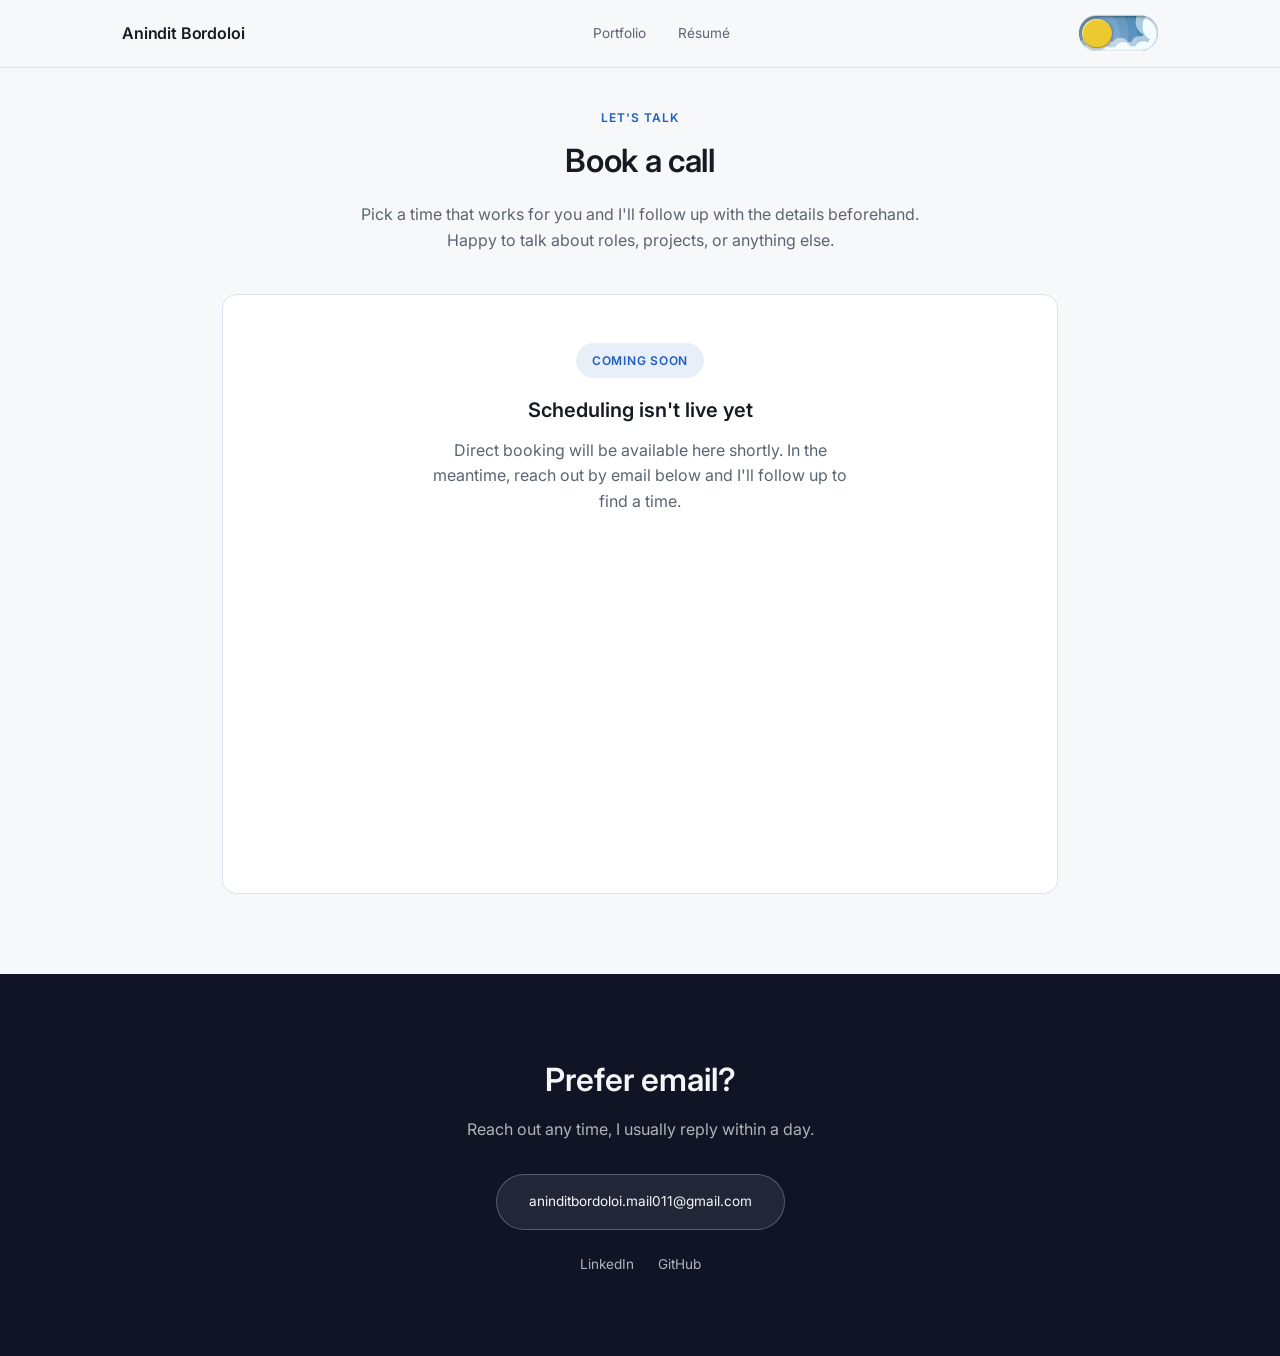
<file: schedule.html>
<!DOCTYPE html>
<html lang="en">
<head>
  <meta charset="UTF-8" />
  <meta name="viewport" content="width=device-width, initial-scale=1.0" />
  <title>Anindit Bordoloi | Book a Call</title>
  <link rel="preconnect" href="https://fonts.googleapis.com">
  <link rel="preconnect" href="https://fonts.gstatic.com" crossorigin>
  <link href="https://fonts.googleapis.com/css2?family=Inter:wght@400;500;600;700&display=swap" rel="stylesheet">
  <link rel="stylesheet" href="css/base.css" />
  <link rel="stylesheet" href="css/theme-toggle.css" />
  <link rel="stylesheet" href="css/layout.css" />
  <link rel="stylesheet" href="css/schedule.css" />
</head>
<body>
  <header class="site-header">
    <div class="nav-inner">
      <a href="index.html" class="wordmark">Anindit Bordoloi</a>
      <nav class="main-nav">
        <a href="index.html">Portfolio</a>
        <a href="resume.html">Résumé</a>
      </nav>
      <div class="nav-actions">
        <label class="theme-switch" for="theme-toggle" aria-label="Toggle dark mode">
          <input class="theme-switch__checkbox" type="checkbox" id="theme-toggle" />
          <div class="theme-switch__container">
            <div class="theme-switch__clouds"></div>
            <div class="theme-switch__stars-container">
              <svg fill="none" viewBox="0 0 144 55" xmlns="http://www.w3.org/2000/svg">
                <path fill="currentColor" fill-rule="evenodd" clip-rule="evenodd" d="M135.831 3.00688C135.055 3.85027 134.111 4.29946 133 4.35447C134.111 4.40947 135.055 4.85867 135.831 5.71123C136.607 6.55462 136.996 7.56303 136.996 8.72727C136.996 7.95722 137.172 7.25134 137.525 6.59129C137.886 5.93124 138.372 5.39954 138.98 5.00535C139.598 4.60199 140.268 4.39114 141 4.35447C139.88 4.2903 138.936 3.85027 138.16 3.00688C137.384 2.16348 136.996 1.16425 136.996 0C136.996 1.16425 136.607 2.16348 135.831 3.00688ZM31 23.3545C32.1114 23.2995 33.0551 22.8503 33.8313 22.0069C34.6075 21.1635 34.9956 20.1642 34.9956 19C34.9956 20.1642 35.3837 21.1635 36.1599 22.0069C36.9361 22.8503 37.8798 23.2903 39 23.3545C38.2679 23.3911 37.5976 23.602 36.9802 24.0053C36.3716 24.3995 35.8864 24.9312 35.5248 25.5913C35.172 26.2513 34.9956 26.9572 34.9956 27.7273C34.9956 26.563 34.6075 25.5546 33.8313 24.7112C33.0551 23.8587 32.1114 23.4095 31 23.3545ZM0 36.3545C1.11136 36.2995 2.05513 35.8503 2.83131 35.0069C3.6075 34.1635 3.99559 33.1642 3.99559 32C3.99559 33.1642 4.38368 34.1635 5.15987 35.0069C5.93605 35.8503 6.87982 36.2903 8 36.3545C7.26792 36.3911 6.59757 36.602 5.98015 37.0053C5.37155 37.3995 4.88644 37.9312 4.52481 38.5913C4.172 39.2513 3.99559 39.9572 3.99559 40.7273C3.99559 39.563 3.6075 38.5546 2.83131 37.7112C2.05513 36.8587 1.11136 36.4095 0 36.3545ZM56.8313 24.0069C56.0551 24.8503 55.1114 25.2995 54 25.3545C55.1114 25.4095 56.0551 25.8587 56.8313 26.7112C57.6075 27.5546 57.9956 28.563 57.9956 29.7273C57.9956 28.9572 58.172 28.2513 58.5248 27.5913C58.8864 26.9312 59.3716 26.3995 59.9802 26.0053C60.5976 25.602 61.2679 25.3911 62 25.3545C60.8798 25.2903 59.9361 24.8503 59.1599 24.0069C58.3837 23.1635 57.9956 22.1642 57.9956 21C57.9956 22.1642 57.6075 23.1635 56.8313 24.0069ZM81 25.3545C82.1114 25.2995 83.0551 24.8503 83.8313 24.0069C84.6075 23.1635 84.9956 22.1642 84.9956 21C84.9956 22.1642 85.3837 23.1635 86.1599 24.0069C86.9361 24.8503 87.8798 25.2903 89 25.3545C88.2679 25.3911 87.5976 25.602 86.9802 26.0053C86.3716 26.3995 85.8864 26.9312 85.5248 27.5913C85.172 28.2513 84.9956 28.9572 84.9956 29.7273C84.9956 28.563 84.6075 27.5546 83.8313 26.7112C83.0551 25.8587 82.1114 25.4095 81 25.3545ZM136 36.3545C137.111 36.2995 138.055 35.8503 138.831 35.0069C139.607 34.1635 139.996 33.1642 139.996 32C139.996 33.1642 140.384 34.1635 141.16 35.0069C141.936 35.8503 142.88 36.2903 144 36.3545C143.268 36.3911 142.598 36.602 141.98 37.0053C141.372 37.3995 140.886 37.9312 140.525 38.5913C140.172 39.2513 139.996 39.9572 139.996 40.7273C139.996 39.563 139.607 38.5546 138.831 37.7112C138.055 36.8587 137.111 36.4095 136 36.3545ZM101.831 49.0069C101.055 49.8503 100.111 50.2995 99 50.3545C100.111 50.4095 101.055 50.8587 101.831 51.7112C102.607 52.5546 102.996 53.563 102.996 54.7273C102.996 53.9572 103.172 53.2513 103.525 52.5913C103.886 51.9312 104.372 51.3995 104.98 51.0053C105.598 50.602 106.268 50.3911 107 50.3545C105.88 50.2903 104.936 49.8503 104.16 49.0069C103.384 48.1635 102.996 47.1642 102.996 46C102.996 47.1642 102.607 48.1635 101.831 49.0069Z"></path>
              </svg>
            </div>
            <div class="theme-switch__circle-container">
              <div class="theme-switch__sun-moon-container">
                <div class="theme-switch__moon">
                  <div class="theme-switch__spot"></div>
                  <div class="theme-switch__spot"></div>
                  <div class="theme-switch__spot"></div>
                </div>
              </div>
            </div>
            <div class="theme-switch__shooting-star"></div>
            <div class="theme-switch__shooting-star-2"></div>
            <div class="theme-switch__meteor"></div>
            <div class="theme-switch__stars-cluster">
              <div class="star"></div><div class="star"></div><div class="star"></div>
              <div class="star"></div><div class="star"></div>
            </div>
            <div class="theme-switch__aurora"></div>
            <div class="theme-switch__comets">
              <div class="comet"></div>
              <div class="comet"></div>
            </div>
          </div>
        </label>
        <button id="nav-toggle" class="nav-toggle" aria-label="Open menu" aria-expanded="false" aria-controls="mobile-nav">
          <span class="nav-toggle-bar"></span>
          <span class="nav-toggle-bar"></span>
          <span class="nav-toggle-bar"></span>
        </button>
      </div>
    </div>
    <nav id="mobile-nav" class="mobile-nav" hidden>
      <a href="index.html">Portfolio</a>
      <a href="resume.html">Résumé</a>
    </nav>
  </header>

  <main class="schedule-layout">
    <div class="schedule-intro">
      <div class="section-label">Let's talk</div>
      <h1>Book a call</h1>
      <p class="schedule-bio">
        Pick a time that works for you and I'll follow up with the details beforehand. Happy to talk about roles,
        projects, or anything else.
      </p>
    </div>
    <div id="cal-embed" class="schedule-embed"></div>
  </main>

  <footer class="cta-band" id="contact">
    <div class="cta-inner">
      <h2>Prefer email?</h2>
      <p>Reach out any time, I usually reply within a day.</p>
      <a href="mailto:aninditbordoloi.mail011@gmail.com" class="email-pill">aninditbordoloi.mail011@gmail.com</a>
      <div class="cta-links">
        <a href="https://linkedin.com/in/anindit-bordoloi-452971109" class="cta-link">LinkedIn</a>
        <a href="https://github.com/AninditB" class="cta-link">GitHub</a>
      </div>
    </div>
  </footer>

  <script src="js/theme.js"></script>
  <script src="js/mobile-nav.js"></script>
  <script src="js/schedule.js"></script>
</body>
</html>
</file>
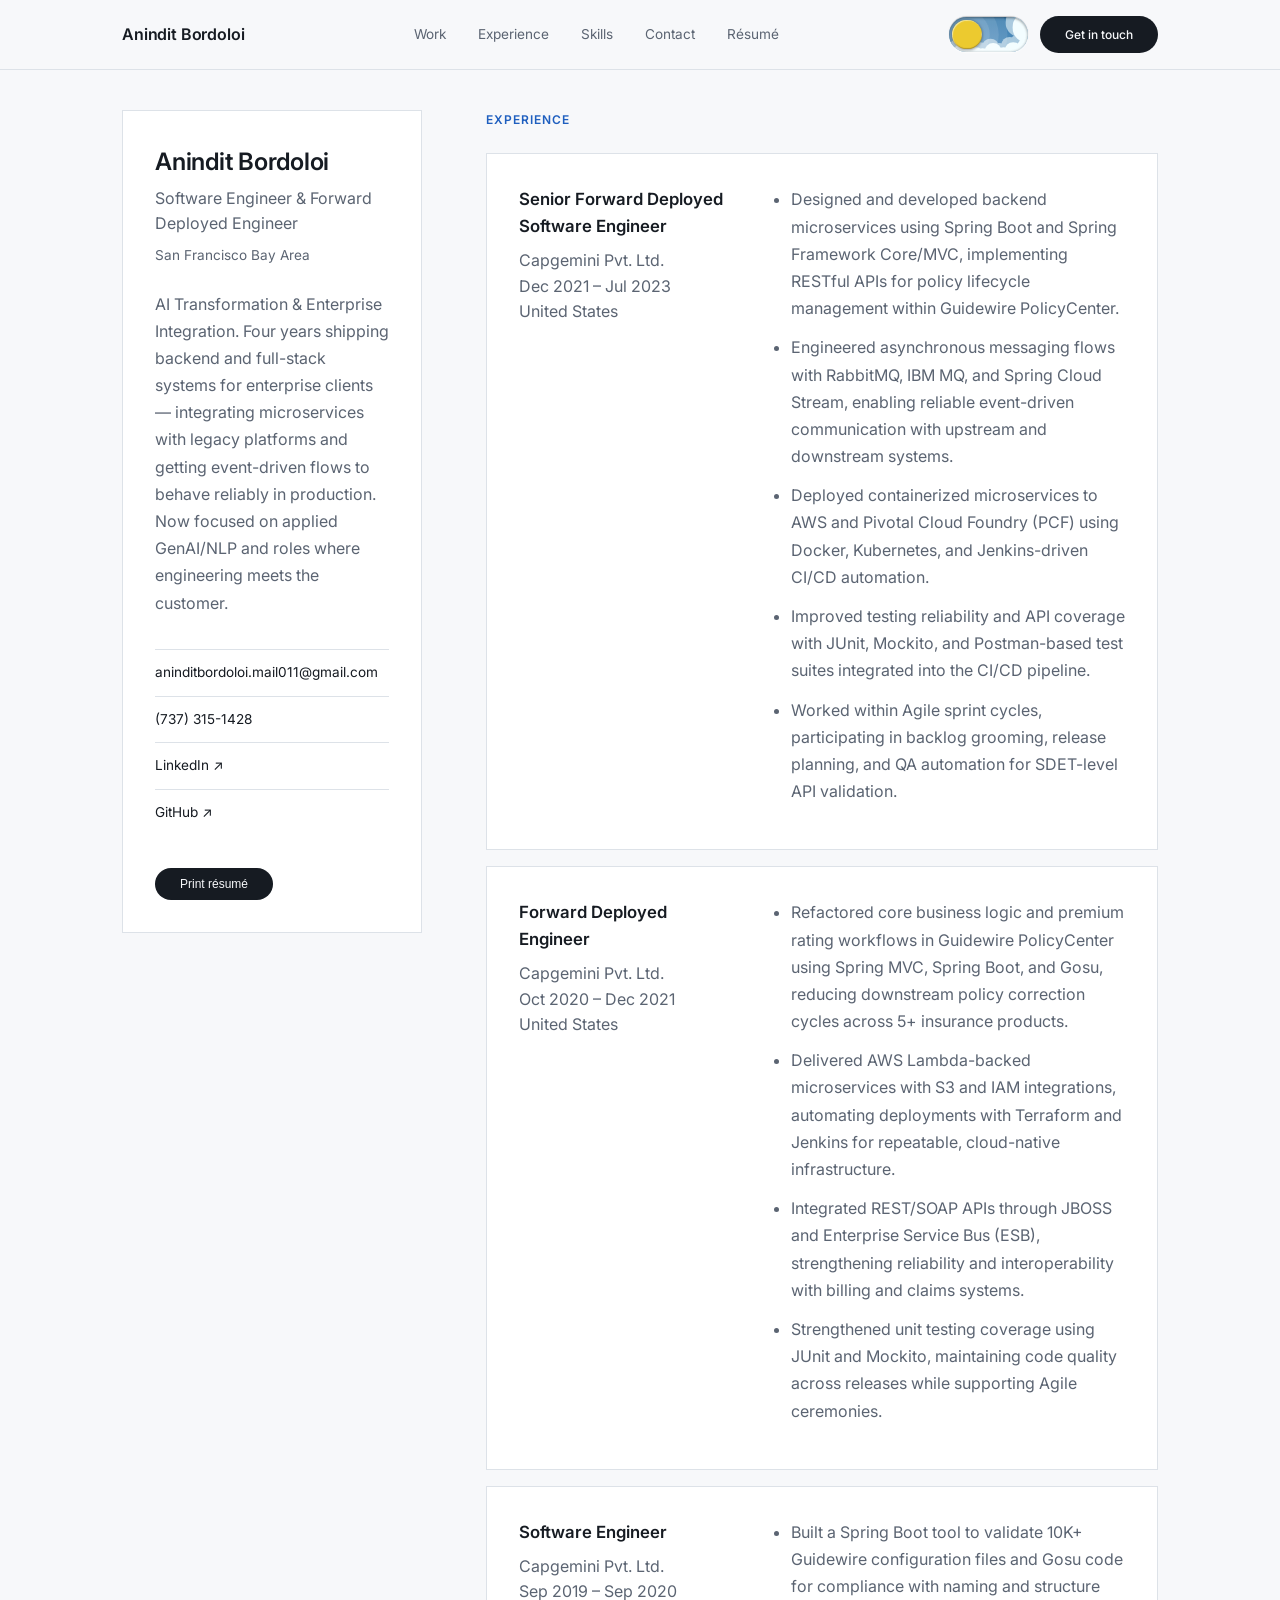
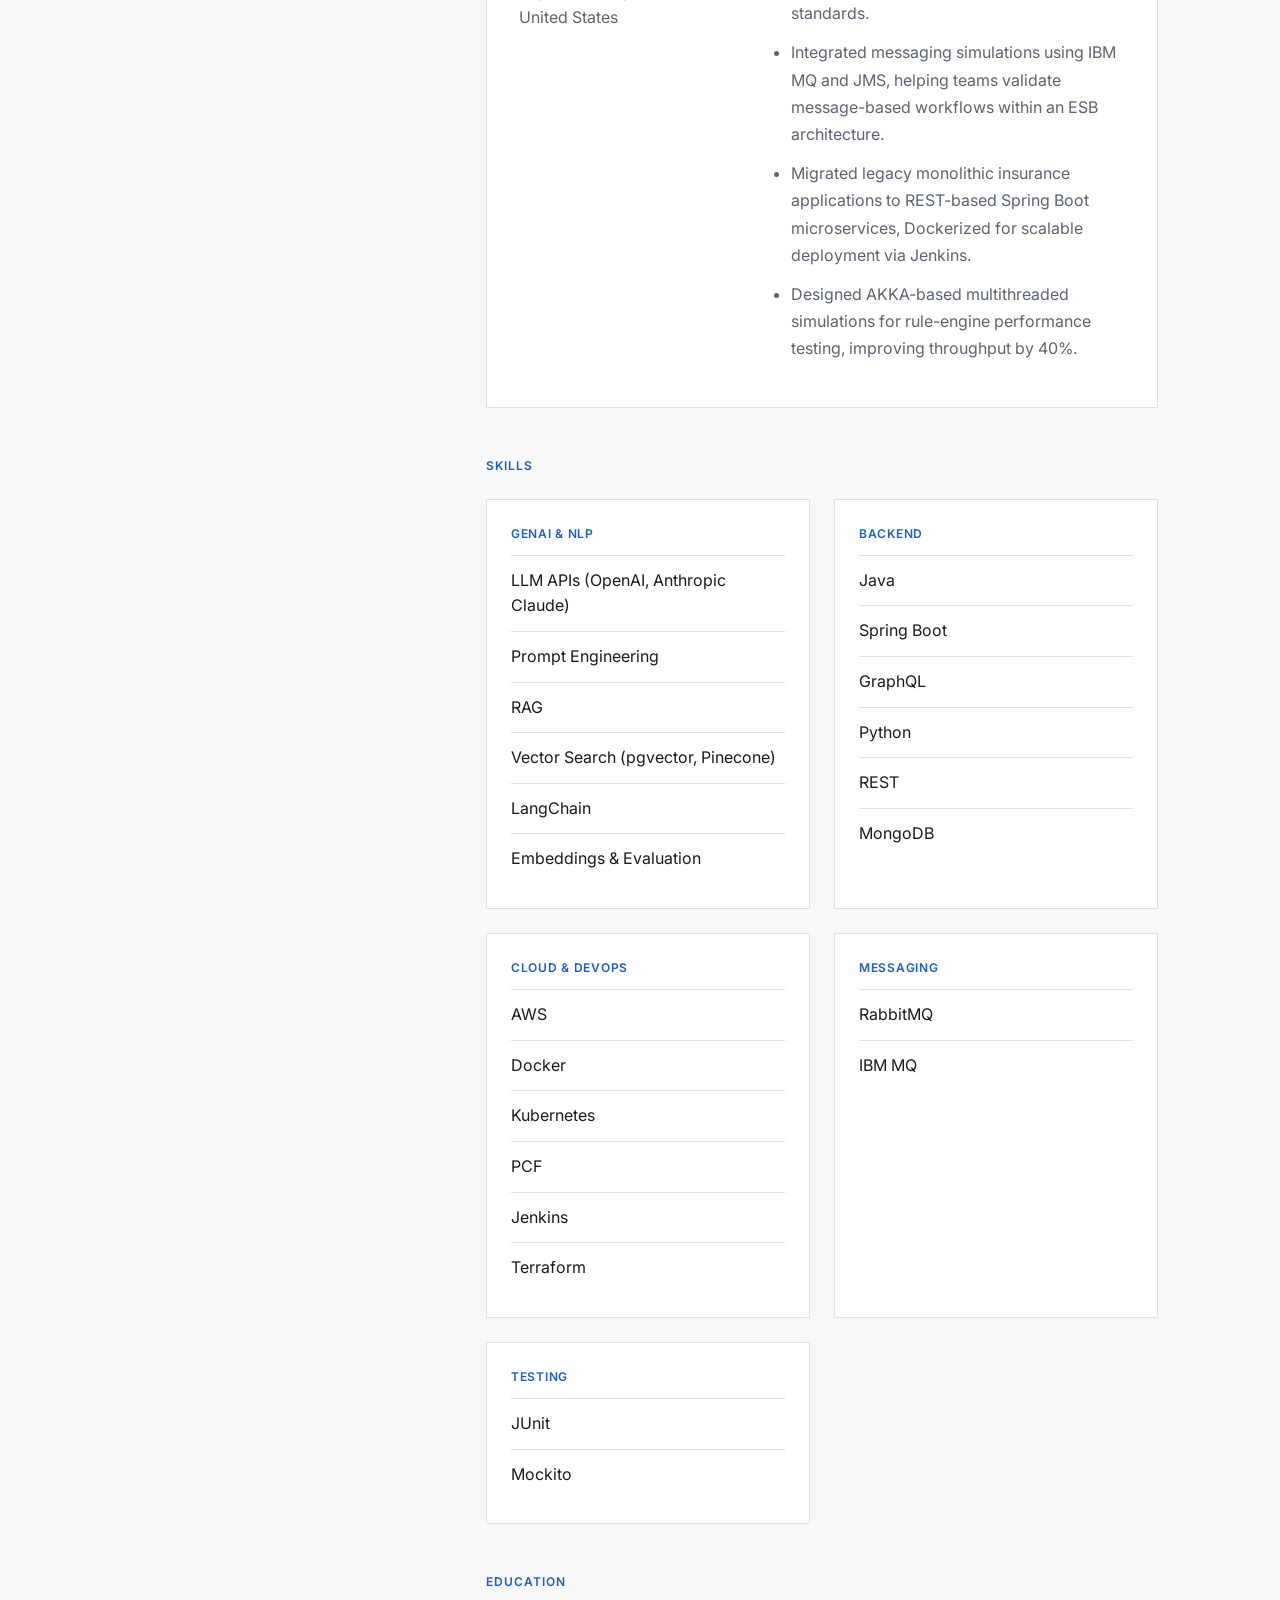
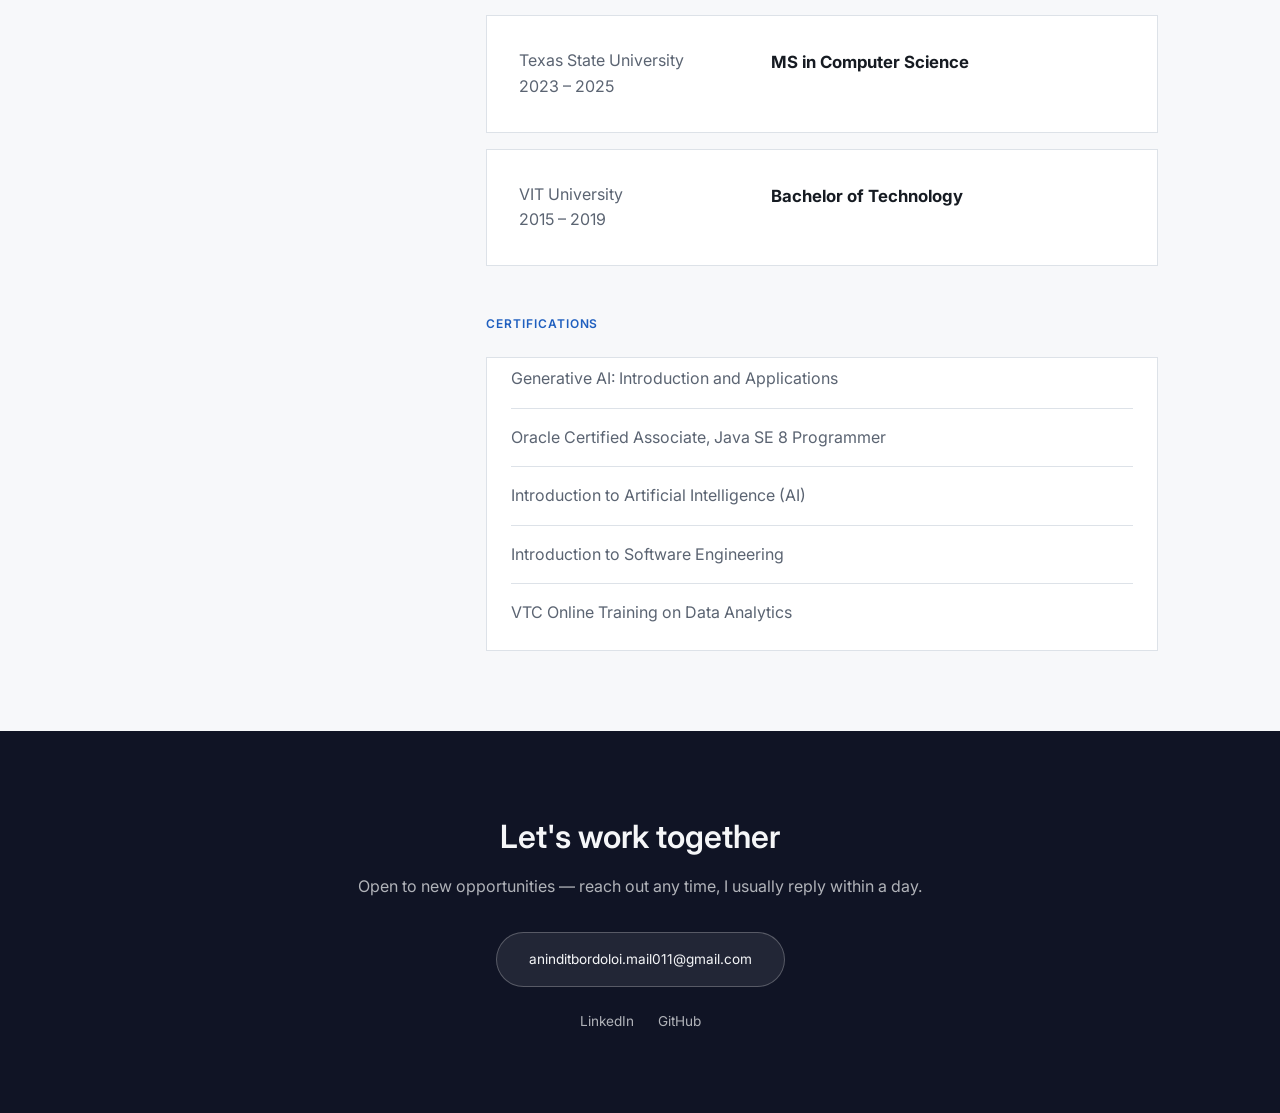
<file: frontend/resume.html>
<!DOCTYPE html>
<html lang="en">
<head>
  <meta charset="UTF-8" />
  <meta name="viewport" content="width=device-width, initial-scale=1.0" />
  <title>Anindit Bordoloi | Résumé</title>
  <!-- partial:head-theme:start -->
  <script>
    // Apply the saved theme before first paint so dark pages don't flash light.
    (function () {
      try {
        if (localStorage.getItem('theme') === 'dark') document.documentElement.classList.add('dark-mode');
      } catch (err) {}
    })();
  </script>
<!-- partial:head-theme:end -->
  <link rel="preconnect" href="https://fonts.googleapis.com">
  <link rel="preconnect" href="https://fonts.gstatic.com" crossorigin>
  <link href="https://fonts.googleapis.com/css2?family=Inter:wght@400;500;600;700&display=swap" rel="stylesheet">
  <link rel="stylesheet" href="css/tokens.css" />
  <link rel="stylesheet" href="css/base.css" />
  <link rel="stylesheet" href="css/components.css" />
  <link rel="stylesheet" href="css/theme-toggle.css" />
  <link rel="stylesheet" href="css/layout.css" />
  <link rel="stylesheet" href="css/resume.css" />
  <link rel="stylesheet" href="css/print.css" />
</head>
<body>
  <!-- partial:header:start -->
  <a href="#main" class="skip-link">Skip to content</a>
  <header class="site-header" id="top">
    <div class="nav-inner">
      <a href="index.html#top" class="wordmark">Anindit Bordoloi</a>
      <nav class="main-nav" aria-label="Primary">
        <a href="index.html#projects">Work</a>
        <a href="index.html#experience">Experience</a>
        <a href="index.html#skills">Skills</a>
        <a href="index.html#contact">Contact</a>
        <a href="resume.html">Résumé</a>
      </nav>
      <div class="nav-actions">
        <label class="theme-switch" for="theme-toggle" aria-label="Toggle dark mode">
          <input class="theme-switch__checkbox" type="checkbox" id="theme-toggle" />
          <div class="theme-switch__container">
            <div class="theme-switch__clouds"></div>
            <div class="theme-switch__stars-container">
              <svg fill="none" viewBox="0 0 144 55" xmlns="http://www.w3.org/2000/svg">
                <path fill="currentColor" fill-rule="evenodd" clip-rule="evenodd" d="M135.831 3.00688C135.055 3.85027 134.111 4.29946 133 4.35447C134.111 4.40947 135.055 4.85867 135.831 5.71123C136.607 6.55462 136.996 7.56303 136.996 8.72727C136.996 7.95722 137.172 7.25134 137.525 6.59129C137.886 5.93124 138.372 5.39954 138.98 5.00535C139.598 4.60199 140.268 4.39114 141 4.35447C139.88 4.2903 138.936 3.85027 138.16 3.00688C137.384 2.16348 136.996 1.16425 136.996 0C136.996 1.16425 136.607 2.16348 135.831 3.00688ZM31 23.3545C32.1114 23.2995 33.0551 22.8503 33.8313 22.0069C34.6075 21.1635 34.9956 20.1642 34.9956 19C34.9956 20.1642 35.3837 21.1635 36.1599 22.0069C36.9361 22.8503 37.8798 23.2903 39 23.3545C38.2679 23.3911 37.5976 23.602 36.9802 24.0053C36.3716 24.3995 35.8864 24.9312 35.5248 25.5913C35.172 26.2513 34.9956 26.9572 34.9956 27.7273C34.9956 26.563 34.6075 25.5546 33.8313 24.7112C33.0551 23.8587 32.1114 23.4095 31 23.3545ZM0 36.3545C1.11136 36.2995 2.05513 35.8503 2.83131 35.0069C3.6075 34.1635 3.99559 33.1642 3.99559 32C3.99559 33.1642 4.38368 34.1635 5.15987 35.0069C5.93605 35.8503 6.87982 36.2903 8 36.3545C7.26792 36.3911 6.59757 36.602 5.98015 37.0053C5.37155 37.3995 4.88644 37.9312 4.52481 38.5913C4.172 39.2513 3.99559 39.9572 3.99559 40.7273C3.99559 39.563 3.6075 38.5546 2.83131 37.7112C2.05513 36.8587 1.11136 36.4095 0 36.3545ZM56.8313 24.0069C56.0551 24.8503 55.1114 25.2995 54 25.3545C55.1114 25.4095 56.0551 25.8587 56.8313 26.7112C57.6075 27.5546 57.9956 28.563 57.9956 29.7273C57.9956 28.9572 58.172 28.2513 58.5248 27.5913C58.8864 26.9312 59.3716 26.3995 59.9802 26.0053C60.5976 25.602 61.2679 25.3911 62 25.3545C60.8798 25.2903 59.9361 24.8503 59.1599 24.0069C58.3837 23.1635 57.9956 22.1642 57.9956 21C57.9956 22.1642 57.6075 23.1635 56.8313 24.0069ZM81 25.3545C82.1114 25.2995 83.0551 24.8503 83.8313 24.0069C84.6075 23.1635 84.9956 22.1642 84.9956 21C84.9956 22.1642 85.3837 23.1635 86.1599 24.0069C86.9361 24.8503 87.8798 25.2903 89 25.3545C88.2679 25.3911 87.5976 25.602 86.9802 26.0053C86.3716 26.3995 85.8864 26.9312 85.5248 27.5913C85.172 28.2513 84.9956 28.9572 84.9956 29.7273C84.9956 28.563 84.6075 27.5546 83.8313 26.7112C83.0551 25.8587 82.1114 25.4095 81 25.3545ZM136 36.3545C137.111 36.2995 138.055 35.8503 138.831 35.0069C139.607 34.1635 139.996 33.1642 139.996 32C139.996 33.1642 140.384 34.1635 141.16 35.0069C141.936 35.8503 142.88 36.2903 144 36.3545C143.268 36.3911 142.598 36.602 141.98 37.0053C141.372 37.3995 140.886 37.9312 140.525 38.5913C140.172 39.2513 139.996 39.9572 139.996 40.7273C139.996 39.563 139.607 38.5546 138.831 37.7112C138.055 36.8587 137.111 36.4095 136 36.3545ZM101.831 49.0069C101.055 49.8503 100.111 50.2995 99 50.3545C100.111 50.4095 101.055 50.8587 101.831 51.7112C102.607 52.5546 102.996 53.563 102.996 54.7273C102.996 53.9572 103.172 53.2513 103.525 52.5913C103.886 51.9312 104.372 51.3995 104.98 51.0053C105.598 50.602 106.268 50.3911 107 50.3545C105.88 50.2903 104.936 49.8503 104.16 49.0069C103.384 48.1635 102.996 47.1642 102.996 46C102.996 47.1642 102.607 48.1635 101.831 49.0069Z"></path>
              </svg>
            </div>
            <div class="theme-switch__circle-container">
              <div class="theme-switch__sun-moon-container">
                <div class="theme-switch__moon">
                  <div class="theme-switch__spot"></div>
                  <div class="theme-switch__spot"></div>
                  <div class="theme-switch__spot"></div>
                </div>
              </div>
            </div>
            <div class="theme-switch__shooting-star"></div>
            <div class="theme-switch__shooting-star-2"></div>
            <div class="theme-switch__meteor"></div>
            <div class="theme-switch__stars-cluster">
              <div class="star"></div><div class="star"></div><div class="star"></div>
              <div class="star"></div><div class="star"></div>
            </div>
            <div class="theme-switch__aurora"></div>
            <div class="theme-switch__comets">
              <div class="comet"></div>
              <div class="comet"></div>
            </div>
          </div>
        </label>
        <button id="nav-toggle" class="nav-toggle" aria-label="Open menu" aria-expanded="false" aria-controls="mobile-nav">
          <span class="nav-toggle-bar"></span>
          <span class="nav-toggle-bar"></span>
          <span class="nav-toggle-bar"></span>
        </button>
        <a href="index.html#contact" class="btn btn-primary btn-sm">Get in touch</a>
      </div>
    </div>
    <nav id="mobile-nav" class="mobile-nav" hidden>
      <a href="index.html#projects">Work</a>
      <a href="index.html#experience">Experience</a>
      <a href="index.html#skills">Skills</a>
      <a href="index.html#contact">Contact</a>
      <a href="resume.html">Résumé</a>
    </nav>
  </header>
<!-- partial:header:end -->

  <main class="resume-layout" id="main">
    <aside class="resume-sidebar surface surface--flat">
      <h1 class="resume-name">Anindit Bordoloi</h1>
      <p class="resume-title">Software Engineer &amp; Forward Deployed Engineer</p>
      <p class="resume-location">San Francisco Bay Area</p>
      <p class="resume-bio">
        AI Transformation &amp; Enterprise Integration. Four years shipping backend and full-stack systems for
        enterprise clients — integrating microservices with legacy platforms and getting event-driven flows to
        behave reliably in production. Now focused on applied GenAI/NLP and roles where engineering meets the
        customer.
      </p>
      <div class="resume-contact">
        <a href="mailto:aninditbordoloi.mail011@gmail.com" class="resume-contact-item">aninditbordoloi.mail011@gmail.com</a>
        <a href="tel:+17373151428" class="resume-contact-item">(737) 315-1428</a>
        <a href="https://linkedin.com/in/anindit-bordoloi-452971109" class="resume-contact-item" target="_blank" rel="noopener noreferrer">LinkedIn ↗</a>
        <a href="https://github.com/AninditB" class="resume-contact-item" target="_blank" rel="noopener noreferrer">GitHub ↗</a>
      </div>
      <div class="resume-actions no-print">
        <button id="print-btn" class="btn btn-primary btn-sm" type="button">Print résumé</button>
      </div>
    </aside>

    <div class="resume-main">
      <section class="resume-section">
        <h2 class="section-label">Experience</h2>
        <div id="resume-experience"><div class="loading"></div></div>
      </section>

      <section class="resume-section">
        <h2 class="section-label">Skills</h2>
        <div id="resume-skills" class="resume-skills-groups"><div class="loading"></div></div>
      </section>

      <section class="resume-section">
        <h2 class="section-label">Education</h2>
        <div id="resume-education"><div class="loading"></div></div>
      </section>

      <section class="resume-section">
        <h2 class="section-label">Certifications</h2>
        <div class="card surface--flat resume-cert-card">
          <ul id="resume-certifications" class="resume-cert-list"></ul>
        </div>
      </section>
    </div>
  </main>

  <!-- partial:footer:start -->
  <footer class="cta-band" id="contact">
    <div class="cta-inner">
      <h2>Let's work together</h2>
      <p>Open to new opportunities — reach out any time, I usually reply within a day.</p>
      <a href="mailto:aninditbordoloi.mail011@gmail.com" class="email-pill">aninditbordoloi.mail011@gmail.com</a>
      <div class="cta-links">
        <a href="https://linkedin.com/in/anindit-bordoloi-452971109" class="cta-link">LinkedIn</a>
        <a href="https://github.com/AninditB" class="cta-link">GitHub</a>
      </div>
    </div>
  </footer>
<!-- partial:footer:end -->

  <script src="js/data.js"></script>
  <script src="js/theme.js"></script>
  <script src="js/a11y.js"></script>
  <script src="js/mobile-nav.js"></script>
  <script src="js/resume.js"></script>
</body>
</html>
</file>
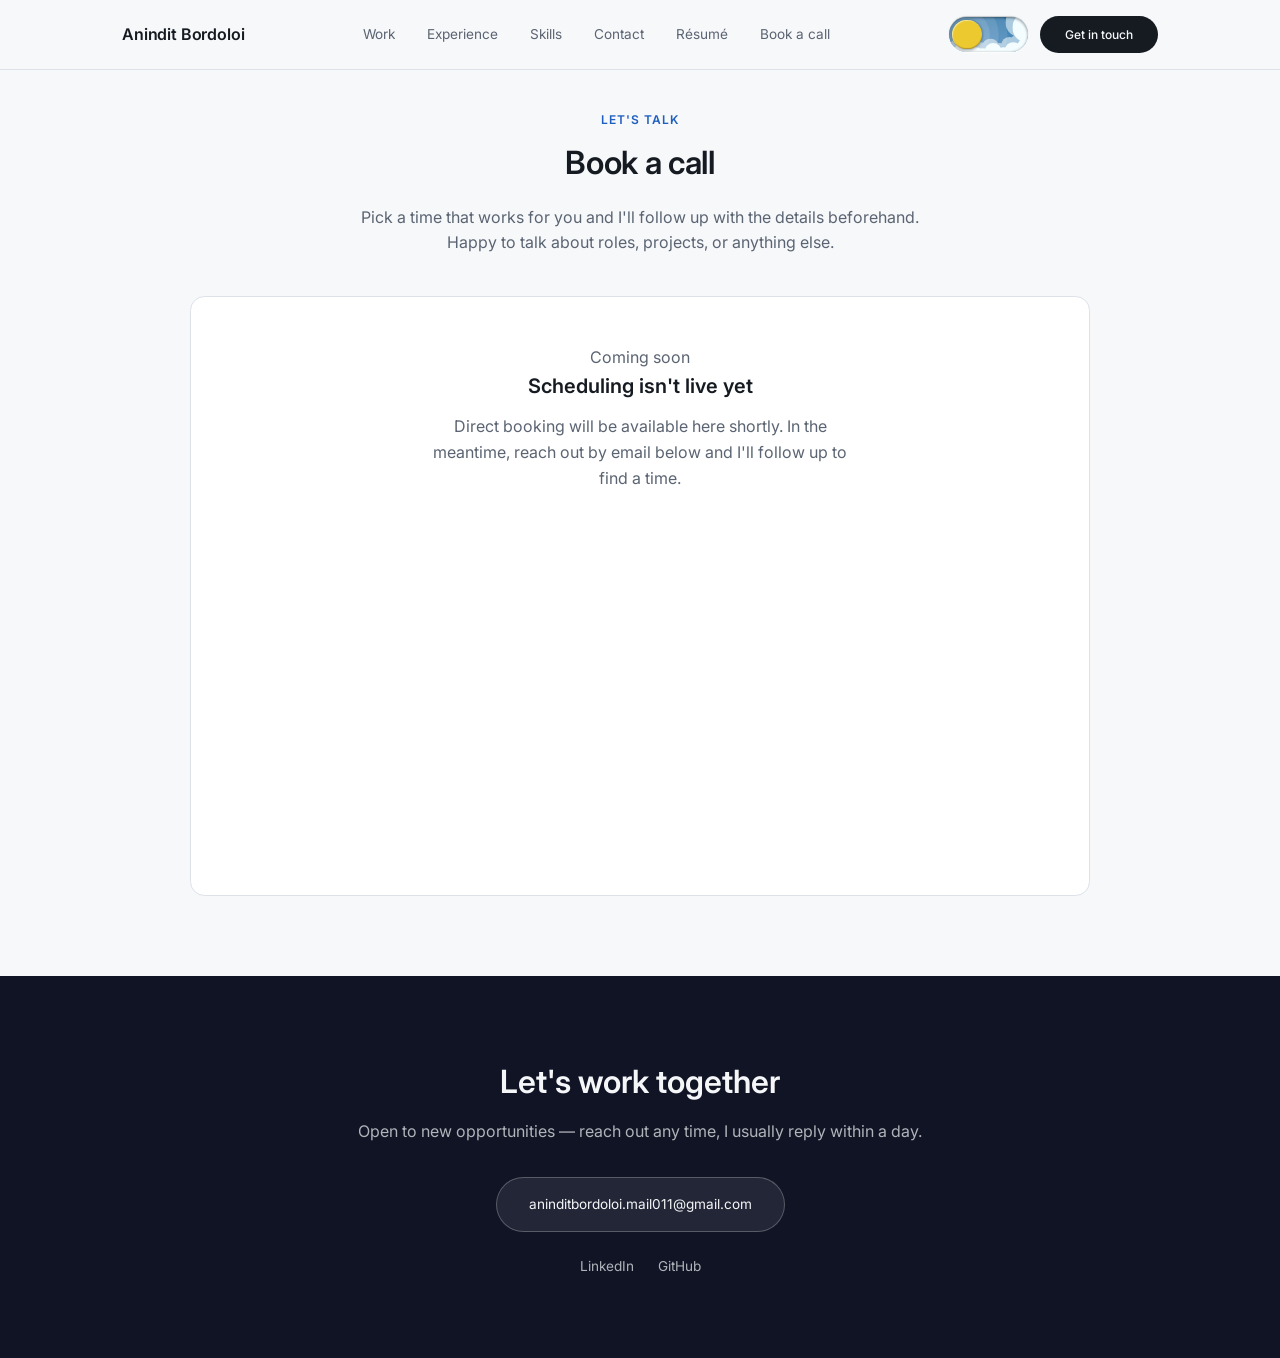
<file: frontend/schedule.html>
<!DOCTYPE html>
<html lang="en">
<head>
  <meta charset="UTF-8" />
  <meta name="viewport" content="width=device-width, initial-scale=1.0" />
  <title>Anindit Bordoloi | Book a Call</title>
  <!-- partial:head-theme:start -->
  <script>
    // Apply the saved theme before first paint so dark pages don't flash light.
    (function () {
      try {
        if (localStorage.getItem('theme') === 'dark') document.documentElement.classList.add('dark-mode');
      } catch (err) {}
    })();
  </script>
<!-- partial:head-theme:end -->
  <link rel="preconnect" href="https://fonts.googleapis.com">
  <link rel="preconnect" href="https://fonts.gstatic.com" crossorigin>
  <link href="https://fonts.googleapis.com/css2?family=Inter:wght@400;500;600;700&display=swap" rel="stylesheet">
  <link rel="stylesheet" href="css/tokens.css" />
  <link rel="stylesheet" href="css/base.css" />
  <link rel="stylesheet" href="css/components.css" />
  <link rel="stylesheet" href="css/theme-toggle.css" />
  <link rel="stylesheet" href="css/layout.css" />
  <link rel="stylesheet" href="css/schedule.css" />
</head>
<body>
  <!-- partial:header:start -->
  <a href="#main" class="skip-link">Skip to content</a>
  <header class="site-header" id="top">
    <div class="nav-inner">
      <a href="index.html#top" class="wordmark">Anindit Bordoloi</a>
      <nav class="main-nav" aria-label="Primary">
        <a href="index.html#projects">Work</a>
        <a href="index.html#experience">Experience</a>
        <a href="index.html#skills">Skills</a>
        <a href="index.html#contact">Contact</a>
        <a href="resume.html">Résumé</a>
        <a href="schedule.html">Book a call</a>
      </nav>
      <div class="nav-actions">
        <label class="theme-switch" for="theme-toggle" aria-label="Toggle dark mode">
          <input class="theme-switch__checkbox" type="checkbox" id="theme-toggle" />
          <div class="theme-switch__container">
            <div class="theme-switch__clouds"></div>
            <div class="theme-switch__stars-container">
              <svg fill="none" viewBox="0 0 144 55" xmlns="http://www.w3.org/2000/svg">
                <path fill="currentColor" fill-rule="evenodd" clip-rule="evenodd" d="M135.831 3.00688C135.055 3.85027 134.111 4.29946 133 4.35447C134.111 4.40947 135.055 4.85867 135.831 5.71123C136.607 6.55462 136.996 7.56303 136.996 8.72727C136.996 7.95722 137.172 7.25134 137.525 6.59129C137.886 5.93124 138.372 5.39954 138.98 5.00535C139.598 4.60199 140.268 4.39114 141 4.35447C139.88 4.2903 138.936 3.85027 138.16 3.00688C137.384 2.16348 136.996 1.16425 136.996 0C136.996 1.16425 136.607 2.16348 135.831 3.00688ZM31 23.3545C32.1114 23.2995 33.0551 22.8503 33.8313 22.0069C34.6075 21.1635 34.9956 20.1642 34.9956 19C34.9956 20.1642 35.3837 21.1635 36.1599 22.0069C36.9361 22.8503 37.8798 23.2903 39 23.3545C38.2679 23.3911 37.5976 23.602 36.9802 24.0053C36.3716 24.3995 35.8864 24.9312 35.5248 25.5913C35.172 26.2513 34.9956 26.9572 34.9956 27.7273C34.9956 26.563 34.6075 25.5546 33.8313 24.7112C33.0551 23.8587 32.1114 23.4095 31 23.3545ZM0 36.3545C1.11136 36.2995 2.05513 35.8503 2.83131 35.0069C3.6075 34.1635 3.99559 33.1642 3.99559 32C3.99559 33.1642 4.38368 34.1635 5.15987 35.0069C5.93605 35.8503 6.87982 36.2903 8 36.3545C7.26792 36.3911 6.59757 36.602 5.98015 37.0053C5.37155 37.3995 4.88644 37.9312 4.52481 38.5913C4.172 39.2513 3.99559 39.9572 3.99559 40.7273C3.99559 39.563 3.6075 38.5546 2.83131 37.7112C2.05513 36.8587 1.11136 36.4095 0 36.3545ZM56.8313 24.0069C56.0551 24.8503 55.1114 25.2995 54 25.3545C55.1114 25.4095 56.0551 25.8587 56.8313 26.7112C57.6075 27.5546 57.9956 28.563 57.9956 29.7273C57.9956 28.9572 58.172 28.2513 58.5248 27.5913C58.8864 26.9312 59.3716 26.3995 59.9802 26.0053C60.5976 25.602 61.2679 25.3911 62 25.3545C60.8798 25.2903 59.9361 24.8503 59.1599 24.0069C58.3837 23.1635 57.9956 22.1642 57.9956 21C57.9956 22.1642 57.6075 23.1635 56.8313 24.0069ZM81 25.3545C82.1114 25.2995 83.0551 24.8503 83.8313 24.0069C84.6075 23.1635 84.9956 22.1642 84.9956 21C84.9956 22.1642 85.3837 23.1635 86.1599 24.0069C86.9361 24.8503 87.8798 25.2903 89 25.3545C88.2679 25.3911 87.5976 25.602 86.9802 26.0053C86.3716 26.3995 85.8864 26.9312 85.5248 27.5913C85.172 28.2513 84.9956 28.9572 84.9956 29.7273C84.9956 28.563 84.6075 27.5546 83.8313 26.7112C83.0551 25.8587 82.1114 25.4095 81 25.3545ZM136 36.3545C137.111 36.2995 138.055 35.8503 138.831 35.0069C139.607 34.1635 139.996 33.1642 139.996 32C139.996 33.1642 140.384 34.1635 141.16 35.0069C141.936 35.8503 142.88 36.2903 144 36.3545C143.268 36.3911 142.598 36.602 141.98 37.0053C141.372 37.3995 140.886 37.9312 140.525 38.5913C140.172 39.2513 139.996 39.9572 139.996 40.7273C139.996 39.563 139.607 38.5546 138.831 37.7112C138.055 36.8587 137.111 36.4095 136 36.3545ZM101.831 49.0069C101.055 49.8503 100.111 50.2995 99 50.3545C100.111 50.4095 101.055 50.8587 101.831 51.7112C102.607 52.5546 102.996 53.563 102.996 54.7273C102.996 53.9572 103.172 53.2513 103.525 52.5913C103.886 51.9312 104.372 51.3995 104.98 51.0053C105.598 50.602 106.268 50.3911 107 50.3545C105.88 50.2903 104.936 49.8503 104.16 49.0069C103.384 48.1635 102.996 47.1642 102.996 46C102.996 47.1642 102.607 48.1635 101.831 49.0069Z"></path>
              </svg>
            </div>
            <div class="theme-switch__circle-container">
              <div class="theme-switch__sun-moon-container">
                <div class="theme-switch__moon">
                  <div class="theme-switch__spot"></div>
                  <div class="theme-switch__spot"></div>
                  <div class="theme-switch__spot"></div>
                </div>
              </div>
            </div>
            <div class="theme-switch__shooting-star"></div>
            <div class="theme-switch__shooting-star-2"></div>
            <div class="theme-switch__meteor"></div>
            <div class="theme-switch__stars-cluster">
              <div class="star"></div><div class="star"></div><div class="star"></div>
              <div class="star"></div><div class="star"></div>
            </div>
            <div class="theme-switch__aurora"></div>
            <div class="theme-switch__comets">
              <div class="comet"></div>
              <div class="comet"></div>
            </div>
          </div>
        </label>
        <button id="nav-toggle" class="nav-toggle" aria-label="Open menu" aria-expanded="false" aria-controls="mobile-nav">
          <span class="nav-toggle-bar"></span>
          <span class="nav-toggle-bar"></span>
          <span class="nav-toggle-bar"></span>
        </button>
        <a href="index.html#contact" class="btn btn-primary btn-sm">Get in touch</a>
      </div>
    </div>
    <nav id="mobile-nav" class="mobile-nav" hidden>
      <a href="index.html#projects">Work</a>
      <a href="index.html#experience">Experience</a>
      <a href="index.html#skills">Skills</a>
      <a href="index.html#contact">Contact</a>
      <a href="resume.html">Résumé</a>
      <a href="schedule.html">Book a call</a>
    </nav>
  </header>
<!-- partial:header:end -->

  <main class="schedule-layout" id="main">
    <div class="schedule-intro">
      <p class="section-label">Let's talk</p>
      <h1>Book a call</h1>
      <p class="schedule-bio">
        Pick a time that works for you and I'll follow up with the details beforehand. Happy to talk about roles,
        projects, or anything else.
      </p>
    </div>
    <div id="cal-embed" class="schedule-embed surface"></div>
  </main>

  <!-- partial:footer:start -->
  <footer class="cta-band" id="contact">
    <div class="cta-inner">
      <h2>Let's work together</h2>
      <p>Open to new opportunities — reach out any time, I usually reply within a day.</p>
      <a href="mailto:aninditbordoloi.mail011@gmail.com" class="email-pill">aninditbordoloi.mail011@gmail.com</a>
      <div class="cta-links">
        <a href="https://linkedin.com/in/anindit-bordoloi-452971109" class="cta-link">LinkedIn</a>
        <a href="https://github.com/AninditB" class="cta-link">GitHub</a>
      </div>
    </div>
  </footer>
<!-- partial:footer:end -->

  <script src="js/theme.js"></script>
  <script src="js/a11y.js"></script>
  <script src="js/mobile-nav.js"></script>
  <script src="js/schedule.js"></script>
</body>
</html>
</file>
<file: css/base.css>
* {
  margin: 0;
  padding: 0;
  box-sizing: border-box;
}

:root {
  --bg: #f7f8fa;
  --bg-alt: #eef1f5;
  --surface: #ffffff;
  --text: #161b22;
  --text-secondary: #5b6472;
  --border: #dde2e8;
  --accent: #1f5fbf;
  --accent-soft: rgba(31, 95, 191, 0.10);
  --btn-bg: #161b22;
  --btn-text: #f7f8fa;
  --cta-bg: #101425;
  --cta-text: #f5f6f8;
  --cta-text-rgb: 245, 246, 248;
  --shadow-sm: rgba(22, 27, 34, 0.06);
  --shadow-md: rgba(22, 27, 34, 0.10);
  --shadow-lg: rgba(22, 27, 34, 0.18);
  --thumb-1-start: #eef2fa; --thumb-1-end: #d3ddf0;
  --thumb-2-start: #eaf1ee; --thumb-2-end: #cfe0d8;
  --thumb-3-start: #eeecf6; --thumb-3-end: #d6d2ea;

  --font-sans: 'Inter', -apple-system, BlinkMacSystemFont, 'Segoe UI', Roboto, Helvetica, Arial, sans-serif;

  --text-xs: 0.75rem;
  --text-sm: 0.85rem;
  --text-base: 1rem;
  --text-md: 1.05rem;
  --text-lg: 1.25rem;
  --text-xl: 1.5rem;
  --text-2xl: 1.75rem;
  --text-3xl: 2rem;
  --text-4xl: clamp(2rem, 4.5vw, 3.2rem);
  --text-stat: 2.25rem;

  --font-regular: 400;
  --font-medium: 500;
  --font-semibold: 600;
  --font-bold: 700;

  --leading-tight: 1.15;
  --leading-snug: 1.3;
  --leading-normal: 1.6;
  --leading-relaxed: 1.7;

  --space-1: 0.25rem;
  --space-2: 0.5rem;
  --space-3: 0.75rem;
  --space-4: 1rem;
  --space-5: 1.5rem;
  --space-6: 2rem;
  --space-7: 2.5rem;
  --space-8: 3rem;
  --space-9: 4rem;
  --space-10: 5rem;

  --radius-xs: 0.4rem;
  --radius-sm: 0.6rem;
  --radius-md: 0.9rem;
  --radius-lg: 1rem;
  --radius-pill: 999px;

  --neu-shadow-dark: #d1d5db;
  --neu-shadow-light: #ffffff;
}

body.dark-mode {
  --bg: #0f1420;
  --bg-alt: #161c2c;
  --surface: #1a2133;
  --text: #eef1f6;
  --text-secondary: #9aa4b2;
  --border: #2a3244;
  --accent: #7fb0ff;
  --accent-soft: rgba(127, 176, 255, 0.14);
  --btn-bg: #eef1f6;
  --btn-text: #10141f;
  --cta-bg: #0b0f1a;
  --cta-text: #eef1f6;
  --cta-text-rgb: 238, 241, 246;
  --shadow-sm: rgba(0, 0, 0, 0.25);
  --shadow-md: rgba(0, 0, 0, 0.40);
  --shadow-lg: rgba(0, 0, 0, 0.55);
  --thumb-1-start: #2a3550; --thumb-1-end: #202a42;
  --thumb-2-start: #263524; --thumb-2-end: #1e2b1e;
  --thumb-3-start: #2c2846; --thumb-3-end: #221f38;

  --neu-shadow-dark: #090c14;
  --neu-shadow-light: #1a2136;
}

body {
  font-family: var(--font-sans);
  background: var(--bg);
  color: var(--text);
  line-height: var(--leading-normal);
  overflow-x: hidden;
  transition: background 0.3s ease, color 0.3s ease;
}

a {
  color: inherit;
  text-decoration: none;
}

.container,
.hero-inner,
.nav-inner,
.section-block,
.cta-inner {
  max-width: 1100px;
  margin: 0 auto;
  padding-left: 2rem;
  padding-right: 2rem;
}

/* Buttons */
.btn {
  display: inline-flex;
  align-items: center;
  justify-content: center;
  padding: var(--space-3) var(--space-6);
  border-radius: var(--radius-pill);
  font-size: var(--text-sm);
  font-weight: var(--font-medium);
  cursor: pointer;
  border: 1px solid transparent;
  transition: opacity 0.2s ease, background 0.2s ease, border-color 0.2s ease, color 0.2s ease;
}

.btn:focus-visible {
  outline: 2px solid var(--accent);
  outline-offset: 2px;
}

.btn-primary {
  background: var(--btn-bg);
  color: var(--btn-text);
}

.btn-primary:hover {
  opacity: 0.85;
}

.btn-secondary {
  background: transparent;
  color: var(--text);
  border-color: var(--border);
}

.btn-secondary:hover {
  border-color: var(--text);
}

.btn-sm {
  padding: var(--space-2) var(--space-5);
  font-size: var(--text-xs);
}

/* Nav */
.site-header {
  position: sticky;
  top: 0;
  z-index: 50;
  background: var(--bg);
  border-bottom: 1px solid var(--border);
}

.nav-inner {
  display: flex;
  align-items: center;
  justify-content: space-between;
  padding-top: var(--space-4);
  padding-bottom: var(--space-4);
  position: relative;
}

.wordmark {
  font-weight: var(--font-semibold);
  font-size: var(--text-base);
  letter-spacing: -0.01em;
}

.wordmark:focus-visible,
.main-nav a:focus-visible {
  outline: 2px solid var(--accent);
  outline-offset: 2px;
  border-radius: var(--radius-xs);
}

.main-nav {
  display: flex;
  gap: var(--space-6);
}

.main-nav a {
  font-size: var(--text-sm);
  color: var(--text-secondary);
  transition: color 0.2s ease;
}

.main-nav a:hover {
  color: var(--text);
}

.nav-actions {
  display: flex;
  align-items: center;
  gap: var(--space-3);
}

/* Mobile nav toggle */
.nav-toggle {
  display: none;
  background: transparent;
  border: 1px solid var(--border);
  border-radius: var(--radius-pill);
  width: 2.25rem;
  height: 2.25rem;
  align-items: center;
  justify-content: center;
  cursor: pointer;
  flex-direction: column;
  gap: 4px;
}

.nav-toggle:focus-visible {
  outline: 2px solid var(--accent);
  outline-offset: 2px;
}

.nav-toggle-bar {
  display: block;
  width: 16px;
  height: 2px;
  background: var(--text);
  border-radius: 2px;
}

.mobile-nav {
  display: flex;
  flex-direction: column;
  gap: var(--space-2);
}

.mobile-nav[hidden] {
  display: none;
}

.mobile-nav a {
  padding: var(--space-2) 0;
  font-size: var(--text-sm);
  color: var(--text-secondary);
  transition: color 0.2s ease;
}

.mobile-nav a:hover,
.mobile-nav a:focus-visible {
  color: var(--text);
}
</file>
<file: css/theme-toggle.css>
/* Theme switch (sun/moon toggle) — from Uiverse.io by 00Kubi */
.theme-switch {
  --toggle-size: 14px;
  --container-width: 5.625em;
  --container-height: 2.5em;
  --container-radius: 6.25em;
  --container-light-bg: #3d7eae;
  --container-night-bg: #1d1f2c;
  --circle-container-diameter: 3.375em;
  --sun-moon-diameter: 2.125em;
  --sun-bg: #ecca2f;
  --moon-bg: #c4c9d1;
  --spot-color: #959db1;
  --circle-container-offset: calc((var(--circle-container-diameter) - var(--container-height)) / 2 * -1);
  --stars-color: #fff;
  --clouds-color: #f3fdff;
  --back-clouds-color: #aacadf;
  --transition: 0.5s cubic-bezier(0, -0.02, 0.4, 1.25);
  --circle-transition: 0.3s cubic-bezier(0, -0.02, 0.35, 1.17);
  display: inline-flex;
}

.theme-switch,
.theme-switch *,
.theme-switch *::before,
.theme-switch *::after {
  box-sizing: border-box;
  margin: 0;
  padding: 0;
  font-size: var(--toggle-size);
}

.theme-switch__container {
  width: var(--container-width);
  height: var(--container-height);
  background-color: var(--container-light-bg);
  border-radius: var(--container-radius);
  overflow: hidden;
  cursor: pointer;
  box-shadow: 0em -0.062em 0.062em rgba(0, 0, 0, 0.25), 0em 0.062em 0.125em rgba(255, 255, 255, 0.94);
  position: relative;
  background-image: linear-gradient(to bottom, var(--container-light-bg) 0%, #5490c0 100%);
  transition: all var(--transition);
}

.theme-switch__container::before {
  content: "";
  position: absolute;
  z-index: 1;
  inset: 0;
  box-shadow: 0em 0.05em 0.187em rgba(0, 0, 0, 0.25) inset, 0em 0.05em 0.187em rgba(0, 0, 0, 0.25) inset;
  border-radius: var(--container-radius);
}

.theme-switch__checkbox {
  display: none;
}

.theme-switch__circle-container {
  width: var(--circle-container-diameter);
  height: var(--circle-container-diameter);
  background-color: rgba(255, 255, 255, 0.1);
  position: absolute;
  left: var(--circle-container-offset);
  top: var(--circle-container-offset);
  border-radius: var(--container-radius);
  box-shadow: inset 0 0 0 3.375em rgba(255, 255, 255, 0.1), inset 0 0 0 3.375em rgba(255, 255, 255, 0.1),
    0 0 0 0.625em rgba(255, 255, 255, 0.1), 0 0 0 1.25em rgba(255, 255, 255, 0.1);
  display: flex;
  transition: var(--circle-transition);
  pointer-events: none;
}

.theme-switch__sun-moon-container {
  pointer-events: auto;
  position: relative;
  z-index: 2;
  width: var(--sun-moon-diameter);
  height: var(--sun-moon-diameter);
  margin: auto;
  border-radius: var(--container-radius);
  background-color: var(--sun-bg);
  box-shadow: 0.062em 0.062em 0.062em 0em rgba(254, 255, 239, 0.61) inset, 0em -0.062em 0.062em 0em #a1872a inset;
  filter: drop-shadow(0.062em 0.125em 0.125em rgba(0, 0, 0, 0.25)) drop-shadow(0em 0.062em 0.125em rgba(0, 0, 0, 0.25));
  overflow: hidden;
  transform: scale(1);
  transition: all var(--transition), transform 0.3s ease;
}

.theme-switch__sun-moon-container:hover {
  transform: scale(1.1) rotate(5deg);
}

.theme-switch__moon {
  transform: translateX(100%);
  width: 100%;
  height: 100%;
  background-color: var(--moon-bg);
  border-radius: inherit;
  box-shadow: 0.062em 0.062em 0.062em 0em rgba(254, 255, 239, 0.61) inset, 0em -0.062em 0.062em 0em #969696 inset;
  position: relative;
  transition: all var(--transition), transform 0.3s ease;
}

.theme-switch__moon:hover {
  transform: rotate(15deg);
}

.theme-switch__spot {
  position: absolute;
  top: 0.75em;
  left: 0.312em;
  width: 0.75em;
  height: 0.75em;
  border-radius: var(--container-radius);
  background-color: var(--spot-color);
  box-shadow: 0em 0.0312em 0.062em rgba(0, 0, 0, 0.25) inset;
  transition: background-color 0.3s ease;
}

.theme-switch__spot:nth-of-type(2) {
  width: 0.375em;
  height: 0.375em;
  top: 0.937em;
  left: 1.375em;
}

.theme-switch__spot:nth-last-of-type(3) {
  width: 0.25em;
  height: 0.25em;
  top: 0.312em;
  left: 0.812em;
}

.theme-switch__moon:hover .theme-switch__spot {
  background-color: #7a7f8c;
}

.theme-switch__clouds {
  width: 1.25em;
  height: 1.25em;
  background-color: var(--clouds-color);
  border-radius: var(--container-radius);
  position: absolute;
  bottom: -0.625em;
  left: 0.312em;
  box-shadow:
    0.937em 0.312em var(--clouds-color),
    -0.312em -0.312em var(--back-clouds-color),
    1.437em 0.375em var(--clouds-color),
    0.5em -0.125em var(--back-clouds-color),
    2.187em 0 var(--clouds-color),
    1.25em -0.062em var(--back-clouds-color),
    2.937em 0.312em var(--clouds-color),
    2em -0.312em var(--back-clouds-color),
    3.625em -0.062em var(--clouds-color),
    2.625em 0em var(--back-clouds-color),
    4.5em -0.312em var(--clouds-color),
    3.375em -0.437em var(--back-clouds-color),
    4.625em -1.75em 0 0.437em var(--clouds-color),
    4em -0.625em var(--back-clouds-color),
    4.125em -2.125em 0 0.437em var(--back-clouds-color);
  transition: 0.5s cubic-bezier(0, -0.02, 0.4, 1.25);
}

.theme-switch__stars-container {
  position: absolute;
  color: var(--stars-color);
  top: -100%;
  left: 0.312em;
  width: 2.75em;
  height: auto;
  transition: var(--transition);
}

.theme-switch__checkbox:checked + .theme-switch__container {
  background-color: var(--container-night-bg);
  background-image: linear-gradient(to bottom, var(--container-night-bg) 0%, #2d3142 100%);
}

.theme-switch__checkbox:checked + .theme-switch__container .theme-switch__circle-container {
  left: calc(100% - var(--circle-container-offset) - var(--circle-container-diameter));
}

.theme-switch__checkbox:checked + .theme-switch__container .theme-switch__circle-container:hover {
  left: calc(100% - var(--circle-container-offset) - var(--circle-container-diameter) - 0.187em);
}

.theme-switch__circle-container:hover {
  left: calc(var(--circle-container-offset) + 0.187em);
}

.theme-switch__checkbox:checked + .theme-switch__container .theme-switch__moon {
  transform: translate(0);
}

.theme-switch__checkbox:checked + .theme-switch__container .theme-switch__clouds {
  bottom: -4.062em;
}

.theme-switch__checkbox:checked + .theme-switch__container .theme-switch__stars-container {
  top: 50%;
  transform: translateY(-50%);
}

.theme-switch__container:hover .theme-switch__clouds {
  transform: translateX(15px) scale(1.02);
}

.theme-switch__sun-moon-container::after {
  content: "";
  position: absolute;
  inset: -5px;
  background: radial-gradient(circle, rgba(255, 255, 255, 0.2) 0%, transparent 70%);
  border-radius: 50%;
  opacity: 0;
  transition: opacity 0.3s ease;
}

.theme-switch__sun-moon-container:hover::after {
  opacity: 1;
}

.theme-switch__shooting-star {
  position: absolute;
  width: 2px;
  height: 2px;
  background: white;
  top: 20%;
  left: -10%;
  opacity: 0;
  transition: opacity 0.3s ease;
}

.theme-switch__shooting-star-2 {
  position: absolute;
  width: 1px;
  height: 1px;
  background: white;
  top: 35%;
  left: -10%;
  opacity: 0;
  transition: opacity 0.3s ease;
}

.theme-switch__meteor {
  position: absolute;
  width: 3px;
  height: 3px;
  background: #ffd700;
  border-radius: 50%;
  top: -10%;
  left: 50%;
  opacity: 0;
  filter: blur(1px);
  transition: opacity 0.3s ease;
}

.theme-switch__checkbox:checked + .theme-switch__container .theme-switch__shooting-star {
  animation: shootingStar 2s linear infinite;
  opacity: 1;
}

.theme-switch__checkbox:checked + .theme-switch__container .theme-switch__shooting-star-2 {
  animation: shootingStar 3s linear infinite 1s;
  opacity: 1;
}

.theme-switch__checkbox:checked + .theme-switch__container .theme-switch__meteor {
  animation: meteor 4s linear infinite 2s;
  opacity: 1;
}

@keyframes shootingStar {
  0% {
    transform: translateX(0) translateY(0) rotate(45deg);
    opacity: 1;
  }
  100% {
    transform: translateX(150px) translateY(150px) rotate(45deg);
    opacity: 0;
  }
}

@keyframes meteor {
  0% {
    transform: translateY(0) scale(1);
    opacity: 1;
  }
  100% {
    transform: translateY(150px) scale(0.3);
    opacity: 0;
  }
}

.theme-switch__stars-cluster {
  position: absolute;
  inset: 0;
  opacity: 0;
  transition: opacity 0.3s ease;
}

.theme-switch__stars-cluster .star {
  position: absolute;
  width: 2px;
  height: 2px;
  background: white;
  border-radius: 50%;
  box-shadow: 0 0 4px 1px white;
}

.theme-switch__stars-cluster .star:nth-child(1) {
  top: 20%;
  left: 20%;
  animation: twinkle 1s infinite ease-in-out;
}
.theme-switch__stars-cluster .star:nth-child(2) {
  top: 30%;
  left: 55%;
  animation: twinkle 1s infinite ease-in-out 0.3s;
}
.theme-switch__stars-cluster .star:nth-child(3) {
  top: 40%;
  left: 80%;
  animation: twinkle 1s infinite ease-in-out 0.6s;
}
.theme-switch__stars-cluster .star:nth-child(4) {
  top: 60%;
  left: 30%;
  animation: twinkle 1s infinite ease-in-out 0.9s;
}
.theme-switch__stars-cluster .star:nth-child(5) {
  top: 70%;
  left: 65%;
  animation: twinkle 1s infinite ease-in-out 1.2s;
}

.theme-switch__aurora {
  position: absolute;
  top: 0;
  left: 0;
  right: 0;
  height: 20px;
  background: linear-gradient(
    90deg,
    rgba(0, 255, 255, 0) 0%,
    rgba(0, 255, 255, 0.2) 25%,
    rgba(128, 0, 255, 0.2) 50%,
    rgba(0, 255, 255, 0.2) 75%,
    rgba(0, 255, 255, 0) 100%
  );
  opacity: 0;
  filter: blur(4px);
  transform: translateY(-100%);
  transition: opacity 0.3s ease;
}

.theme-switch__comets {
  position: absolute;
  inset: 0;
  overflow: hidden;
  opacity: 0;
  transition: opacity 0.3s ease;
}

.theme-switch__comets .comet {
  position: absolute;
  width: 2px;
  height: 2px;
  background: linear-gradient(90deg, white 0%, transparent 90%);
  border-radius: 50%;
  filter: blur(1px);
}

.theme-switch__comets .comet:nth-child(1) {
  top: 30%;
  left: -10%;
  animation: cometMove 4s linear infinite;
}

.theme-switch__comets .comet:nth-child(2) {
  top: 50%;
  left: -10%;
  animation: cometMove 6s linear infinite 2s;
}

@keyframes twinkle {
  0%,
  100% {
    opacity: 0.3;
    transform: scale(1);
  }
  50% {
    opacity: 1;
    transform: scale(1.2);
  }
}

@keyframes cometMove {
  0% {
    transform: translateX(0) translateY(0) rotate(-45deg) scale(1);
    opacity: 0;
  }
  10% {
    opacity: 1;
  }
  90% {
    opacity: 1;
  }
  100% {
    transform: translateX(200px) translateY(200px) rotate(-45deg) scale(0.2);
    opacity: 0;
  }
}

.theme-switch__checkbox:checked + .theme-switch__container .theme-switch__stars-cluster {
  opacity: 1;
}

.theme-switch__checkbox:checked + .theme-switch__container .theme-switch__aurora {
  opacity: 1;
  animation: auroraWave 8s linear infinite;
}

.theme-switch__checkbox:checked + .theme-switch__container .theme-switch__comets {
  opacity: 1;
}

@keyframes auroraWave {
  0% {
    transform: translateY(-100%) translateX(-50%);
  }
  100% {
    transform: translateY(-100%) translateX(50%);
  }
}
</file>
<file: css/layout.css>
/* Hero */
.hero {
  padding: var(--space-10) 0 var(--space-9);
}

.badge {
  display: inline-flex;
  align-items: center;
  gap: var(--space-2);
  font-size: var(--text-xs);
  font-weight: var(--font-semibold);
  letter-spacing: 0.06em;
  text-transform: uppercase;
  color: var(--accent);
  background: var(--accent-soft);
  padding: var(--space-2) var(--space-4);
  border-radius: var(--radius-pill);
  margin-bottom: var(--space-5);
}

.badge-dot {
  width: 6px;
  height: 6px;
  border-radius: 50%;
  background: var(--accent);
}

.hero h1 {
  font-size: var(--text-4xl);
  font-weight: var(--font-semibold);
  letter-spacing: -0.02em;
  line-height: var(--leading-tight);
  max-width: 750px;
  margin-bottom: var(--space-5);
}

.hero-bio {
  color: var(--text-secondary);
  font-size: var(--text-md);
  max-width: 620px;
  margin-bottom: var(--space-7);
}

.hero-actions {
  display: flex;
  gap: var(--space-4);
  flex-wrap: wrap;
}

/* Stats */
.stats-strip {
  display: grid;
  grid-template-columns: repeat(4, 1fr);
  border-top: 1px solid var(--border);
  border-bottom: 1px solid var(--border);
  background: var(--bg-alt);
}

.stat {
  padding: var(--space-7) var(--space-4);
  text-align: center;
  border-right: 1px solid var(--border);
}

.stat:last-child {
  border-right: none;
}

.stat-number {
  font-size: var(--text-stat);
  font-weight: var(--font-bold);
  letter-spacing: -0.02em;
}

.stat-label {
  color: var(--text-secondary);
  font-size: var(--text-sm);
  margin-top: var(--space-1);
}

/* Sections */
.section-block {
  padding: var(--space-10) var(--space-6);
}

.section-block.alt-bg {
  background: var(--bg-alt);
}

.section-head {
  margin-bottom: var(--space-7);
}

.section-label {
  font-size: var(--text-xs);
  font-weight: var(--font-semibold);
  letter-spacing: 0.08em;
  text-transform: uppercase;
  color: var(--accent);
  margin-bottom: var(--space-2);
}

.section-block h2 {
  font-size: var(--text-2xl);
  font-weight: var(--font-semibold);
  letter-spacing: -0.01em;
}

/* Cards */
.cards-grid {
  display: grid;
  gap: var(--space-5);
  grid-template-columns: repeat(auto-fit, minmax(300px, 1fr));
}

.card {
  background: var(--surface);
  border: 1px solid var(--border);
  border-radius: var(--radius-md);
  transition: border-color 0.2s ease, box-shadow 0.2s ease;
}

.card:hover {
  border-color: var(--text-secondary);
  box-shadow: 0 8px 20px var(--shadow-md);
}

.expandable-card {
  cursor: pointer;
}

.expandable-card:focus-visible {
  outline: 2px solid var(--accent);
  outline-offset: 3px;
}

/* Homepage cards — neumorphic (soft-UI) treatment, distinct from the flat .card base
   used elsewhere (e.g. the résumé), since it needs a background matching the page
   behind it rather than the .card default surface color. */
.project-card,
.experience-card,
.education-card {
  background: var(--bg);
  border: none;
  border-radius: 1.75rem;
  box-shadow: 20px 20px 60px var(--neu-shadow-dark), -20px -20px 60px var(--neu-shadow-light);
  transition: box-shadow 0.2s ease;
}

.project-card:hover,
.experience-card:hover {
  box-shadow: 26px 26px 70px var(--neu-shadow-dark), -26px -26px 70px var(--neu-shadow-light);
}

/* Project cards */
.project-card {
  overflow: hidden;
}

.project-thumb {
  height: 140px;
  position: relative;
  display: flex;
  align-items: flex-start;
  padding: var(--space-4);
}

.thumb-1 { background: linear-gradient(135deg, var(--thumb-1-start), var(--thumb-1-end)); }
.thumb-2 { background: linear-gradient(135deg, var(--thumb-2-start), var(--thumb-2-end)); }
.thumb-3 { background: linear-gradient(135deg, var(--thumb-3-start), var(--thumb-3-end)); }

.thumb-index {
  font-size: var(--text-xs);
  font-weight: var(--font-semibold);
  color: var(--text-secondary);
}

.card-body {
  padding: var(--space-5);
}

.card-header {
  display: flex;
  justify-content: space-between;
  align-items: flex-start;
  gap: var(--space-3);
  margin-bottom: var(--space-2);
}

.card-header strong {
  font-size: var(--text-md);
  font-weight: var(--font-semibold);
}

.modal-btn {
  background: transparent;
  border: 1px solid var(--border);
  color: var(--text);
  width: 2rem;
  height: 2rem;
  border-radius: var(--radius-pill);
  display: flex;
  align-items: center;
  justify-content: center;
  cursor: pointer;
  flex-shrink: 0;
  transition: border-color 0.2s ease, color 0.2s ease;
}

.modal-btn:hover {
  border-color: var(--accent);
  color: var(--accent);
}

.modal-btn:focus-visible {
  outline: 2px solid var(--accent);
  outline-offset: 2px;
}

.card-preview {
  color: var(--text-secondary);
  font-size: var(--text-base);
}

.card-meta {
  color: var(--text-secondary);
  font-size: var(--text-sm);
  margin: var(--space-1) 0 var(--space-2);
}

.card-details {
  animation: fadeIn 0.3s ease-out;
  color: var(--text-secondary);
  font-size: var(--text-base);
  line-height: var(--leading-normal);
  margin-top: var(--space-2);
}

.card-details ul {
  padding-left: 1.1rem;
  margin-top: var(--space-2);
}

.card-details li {
  margin-bottom: var(--space-2);
}

.tag-row {
  display: flex;
  flex-wrap: wrap;
  gap: var(--space-2);
  margin-top: var(--space-4);
}

/* Experience & education cards */
.experience-card,
.education-card {
  padding: var(--space-5);
}

.education-card strong {
  font-size: var(--text-md);
  font-weight: var(--font-semibold);
  display: block;
  margin-bottom: var(--space-2);
}

.education-card:hover {
  box-shadow: 20px 20px 60px var(--neu-shadow-dark), -20px -20px 60px var(--neu-shadow-light);
}

@keyframes fadeIn {
  from { opacity: 0; transform: translateY(-6px); }
  to { opacity: 1; transform: translateY(0); }
}

@keyframes fadeInUp {
  from { opacity: 0; transform: translateY(20px); }
  to { opacity: 1; transform: translateY(0); }
}

/* Skills / chips (shared between .skill and .tag-pill) */
.skills-container {
  display: flex;
  flex-wrap: wrap;
  gap: var(--space-3);
}

.skill,
.tag-pill {
  display: inline-block;
  background: var(--surface);
  border: 1px solid var(--border);
  color: var(--text-secondary);
  padding: var(--space-2) var(--space-4);
  border-radius: var(--radius-pill);
  font-size: var(--text-xs);
  font-weight: var(--font-medium);
  transition: background 0.15s ease, color 0.15s ease, border-color 0.15s ease;
}

.skill:hover,
.tag-pill:hover {
  background: var(--accent-soft);
  border-color: var(--accent);
  color: var(--accent);
}

/* CTA band */
.cta-band {
  background: var(--cta-bg);
  color: var(--cta-text);
  text-align: center;
  padding: var(--space-10) var(--space-6);
}

.cta-band h2 {
  font-size: var(--text-3xl);
  font-weight: var(--font-semibold);
  margin-bottom: var(--space-3);
}

.cta-band p {
  color: rgba(var(--cta-text-rgb), 0.7);
  margin-bottom: var(--space-6);
}

.email-pill {
  display: inline-block;
  background: rgba(var(--cta-text-rgb), 0.08);
  border: 1px solid rgba(var(--cta-text-rgb), 0.25);
  color: var(--cta-text);
  padding: var(--space-4) var(--space-6);
  border-radius: var(--radius-pill);
  font-size: var(--text-sm);
  transition: background 0.2s ease;
}

.email-pill:hover {
  background: rgba(var(--cta-text-rgb), 0.16);
}

.email-pill:focus-visible,
.cta-link:focus-visible {
  outline: 2px solid var(--cta-text);
  outline-offset: 2px;
}

.cta-links {
  display: flex;
  justify-content: center;
  gap: var(--space-5);
  margin-top: var(--space-5);
}

.cta-link {
  color: rgba(var(--cta-text-rgb), 0.7);
  font-size: var(--text-sm);
}

.cta-link:hover {
  color: var(--cta-text);
}

/* Modal */
.modal-overlay {
  position: fixed;
  top: 0;
  left: 0;
  width: 100%;
  height: 100%;
  background: rgba(0, 0, 0, 0.5);
  backdrop-filter: blur(6px);
  z-index: 1000;
  display: flex;
  justify-content: center;
  align-items: center;
  opacity: 0;
  visibility: hidden;
  transition: all 0.3s ease;
}

.modal-overlay.active {
  opacity: 1;
  visibility: visible;
}

.modal-content {
  background: var(--surface);
  border: 1px solid var(--border);
  border-radius: var(--radius-lg);
  padding: var(--space-6);
  max-width: 600px;
  width: 90%;
  max-height: 80vh;
  overflow-y: auto;
  position: relative;
  box-shadow: 0 20px 40px var(--shadow-lg);
  transform: scale(0.96) translateY(20px);
  transition: all 0.25s ease;
}

.modal-content:focus {
  outline: none;
}

.modal-overlay.active .modal-content {
  transform: scale(1) translateY(0);
}

.modal-header {
  display: flex;
  justify-content: space-between;
  align-items: flex-start;
  margin-bottom: var(--space-5);
  padding-bottom: var(--space-4);
  border-bottom: 1px solid var(--border);
}

.modal-title {
  font-size: var(--text-lg);
  font-weight: var(--font-semibold);
  flex: 1;
}

.modal-close {
  background: transparent;
  border: 1px solid var(--border);
  color: var(--text);
  width: 2rem;
  height: 2rem;
  border-radius: var(--radius-pill);
  display: flex;
  align-items: center;
  justify-content: center;
  font-size: var(--text-lg);
  cursor: pointer;
  margin-left: var(--space-4);
  transition: border-color 0.2s ease;
}

.modal-close:hover {
  border-color: var(--text);
}

.modal-close:focus-visible {
  outline: 2px solid var(--accent);
  outline-offset: 2px;
}

.modal-meta {
  margin-bottom: var(--space-5);
}

.modal-meta .company,
.modal-meta .institution {
  color: var(--accent);
  font-weight: var(--font-medium);
  font-size: var(--text-md);
  margin-bottom: var(--space-2);
}

.modal-meta .duration,
.modal-meta .year {
  color: var(--text-secondary);
  font-size: var(--text-base);
}

.modal-body {
  color: var(--text-secondary);
  line-height: var(--leading-relaxed);
}

.modal-body h4 {
  color: var(--text);
  font-weight: var(--font-semibold);
  margin: var(--space-5) 0 var(--space-3) 0;
  font-size: var(--text-md);
}

.modal-body ul {
  margin: var(--space-3) 0;
  padding-left: 1.4rem;
}

.modal-body li {
  margin-bottom: var(--space-3);
}

.modal-body .tech-stack {
  background: var(--bg-alt);
  border: 1px solid var(--border);
  border-radius: var(--radius-sm);
  padding: var(--space-4);
  margin: var(--space-4) 0;
}

.share-section {
  margin-top: var(--space-6);
  padding-top: var(--space-5);
  border-top: 1px solid var(--border);
}

.share-buttons {
  display: flex;
  gap: var(--space-3);
  flex-wrap: wrap;
  justify-content: center;
}

.share-btn {
  background: transparent;
  border: 1px solid var(--border);
  color: var(--text);
  padding: var(--space-2) var(--space-4);
  border-radius: var(--radius-pill);
  font-size: var(--text-sm);
  font-weight: var(--font-medium);
  cursor: pointer;
  transition: border-color 0.2s ease, color 0.2s ease;
  display: flex;
  align-items: center;
  gap: var(--space-2);
}

.share-btn:hover {
  border-color: var(--accent);
  color: var(--accent);
}

.share-btn:focus-visible {
  outline: 2px solid var(--accent);
  outline-offset: 2px;
}

/* Loading / empty / error states */
.loading {
  display: inline-block;
  width: 36px;
  height: 36px;
  border: 3px solid var(--border);
  border-radius: 50%;
  border-top-color: var(--accent);
  animation: spin 1s ease-in-out infinite;
  margin: var(--space-6) auto;
}

@keyframes spin {
  to { transform: rotate(360deg); }
}

.empty-state,
.error-state {
  text-align: center;
  color: var(--text-secondary);
  padding: var(--space-8) var(--space-4);
  font-size: var(--text-sm);
}

.error-state {
  color: var(--accent);
}

/* Scroll reveal */
.section-animate {
  opacity: 0;
  transform: translateY(30px);
  transition: opacity 0.6s ease-out, transform 0.6s ease-out;
}

/* Responsive */
@media (max-width: 768px) {
  .main-nav {
    display: none;
  }

  .nav-toggle {
    display: inline-flex;
  }

  .mobile-nav {
    position: absolute;
    top: 100%;
    left: 0;
    right: 0;
    background: var(--surface);
    border-bottom: 1px solid var(--border);
    box-shadow: 0 8px 20px var(--shadow-md);
    padding: var(--space-4) var(--space-6);
    z-index: 40;
  }

  .stats-strip {
    grid-template-columns: repeat(2, 1fr);
  }

  .stat:nth-child(2) {
    border-right: none;
  }

  .stat {
    border-bottom: 1px solid var(--border);
  }

  .cards-grid {
    grid-template-columns: 1fr;
  }

  .hero-actions {
    flex-direction: column;
    align-items: flex-start;
  }

  .cta-links {
    flex-direction: column;
    gap: var(--space-3);
  }

  .modal-content {
    width: 95%;
    padding: var(--space-5);
    margin: var(--space-4);
  }

  .share-buttons {
    flex-direction: column;
  }

  .share-btn {
    justify-content: center;
  }
}
</file>
<file: frontend/css/tokens.css>
/* Design tokens. Light values are on :root; the dark theme overrides them on html.dark-mode.
   Keep every colour, spacing, radius and shadow value here so components never hard-code them. */
:root {
  --bg: #f7f8fa;
  --bg-alt: #eef1f5;
  --surface: #ffffff;
  --text: #161b22;
  --text-secondary: #5b6472;
  --border: #dde2e8;
  --accent: #1f5fbf;
  --accent-soft: rgba(31, 95, 191, 0.10);
  --btn-bg: #161b22;
  --btn-text: #f7f8fa;
  --cta-bg: #101425;
  --cta-text: #f5f6f8;
  --cta-text-rgb: 245, 246, 248;
  --shadow-sm: rgba(22, 27, 34, 0.06);
  --shadow-md: rgba(22, 27, 34, 0.10);
  --shadow-lg: rgba(22, 27, 34, 0.18);
  --thumb-1-start: #eef2fa; --thumb-1-end: #d3ddf0;
  --thumb-2-start: #eaf1ee; --thumb-2-end: #cfe0d8;
  --thumb-3-start: #eeecf6; --thumb-3-end: #d6d2ea;

  --font-sans: 'Inter', -apple-system, BlinkMacSystemFont, 'Segoe UI', Roboto, Helvetica, Arial, sans-serif;

  --text-xs: 0.75rem;
  --text-sm: 0.85rem;
  --text-base: 1rem;
  --text-md: 1.05rem;
  --text-lg: 1.25rem;
  --text-xl: 1.5rem;
  --text-2xl: 1.75rem;
  --text-3xl: 2rem;
  --text-4xl: clamp(2rem, 4.5vw, 3.2rem);
  --text-stat: 2.25rem;

  --font-regular: 400;
  --font-medium: 500;
  --font-semibold: 600;
  --font-bold: 700;

  --leading-tight: 1.15;
  --leading-snug: 1.3;
  --leading-normal: 1.6;
  --leading-relaxed: 1.7;

  --space-1: 0.25rem;
  --space-2: 0.5rem;
  --space-3: 0.75rem;
  --space-4: 1rem;
  --space-5: 1.5rem;
  --space-6: 2rem;
  --space-7: 2.5rem;
  --space-8: 3rem;
  --space-9: 4rem;
  --space-10: 5rem;

  --radius-xs: 0.4rem;
  --radius-sm: 0.6rem;
  --radius-md: 0.9rem;
  --radius-lg: 1rem;
  --radius-pill: 999px;

  --neu-shadow-dark: #d1d5db;
  --neu-shadow-light: #ffffff;
  --shadow-neu-rest: 20px 20px 60px var(--neu-shadow-dark), -20px -20px 60px var(--neu-shadow-light);
  --shadow-neu-hover: 26px 26px 70px var(--neu-shadow-dark), -26px -26px 70px var(--neu-shadow-light);

  --radius-neu: 1.75rem;
  --icon-btn-size: 2.5rem;
  --list-indent: 1.25rem;
  --label-gap: var(--space-2);
  --scroll-offset: 5rem;
  --overlay-bg: rgba(0, 0, 0, 0.5);

  /* Letter-spacing for uppercase eyebrow labels */
  --tracking-eyebrow: 0.06em;
  --tracking-label: 0.08em;
}

/* Dark theme is set on <html> (not <body>) so the inline script in each page's <head>
   can apply it before first paint. See frontend/js/theme.js. */
html.dark-mode {
  --bg: #0f1420;
  --bg-alt: #161c2c;
  --surface: #1a2133;
  --text: #eef1f6;
  --text-secondary: #9aa4b2;
  --border: #2a3244;
  --accent: #7fb0ff;
  --accent-soft: rgba(127, 176, 255, 0.14);
  --btn-bg: #eef1f6;
  --btn-text: #10141f;
  --cta-bg: #0b0f1a;
  --cta-text: #eef1f6;
  --cta-text-rgb: 238, 241, 246;
  --shadow-sm: rgba(0, 0, 0, 0.25);
  --shadow-md: rgba(0, 0, 0, 0.40);
  --shadow-lg: rgba(0, 0, 0, 0.55);
  --thumb-1-start: #2a3550; --thumb-1-end: #202a42;
  --thumb-2-start: #263524; --thumb-2-end: #1e2b1e;
  --thumb-3-start: #2c2846; --thumb-3-end: #221f38;

  --neu-shadow-dark: #090c14;
  --neu-shadow-light: #1a2136;
}
</file>
<file: frontend/css/base.css>
/* Reset, element defaults and site chrome (header, nav, skip link).
   Tokens live in tokens.css, reusable components in components.css. */
* {
  margin: 0;
  padding: 0;
  box-sizing: border-box;
}

/* One focus treatment for everything keyboard users can reach. Components override it only
   when they need a different ring (the cream CTA band, or expandable cards with a wider offset). */
:focus-visible {
  outline: 2px solid var(--accent);
  outline-offset: 2px;
}

html {
  scroll-padding-top: var(--scroll-offset);
}

[id] {
  scroll-margin-top: var(--scroll-offset);
}

body {
  font-family: var(--font-sans);
  background: var(--bg);
  color: var(--text);
  line-height: var(--leading-normal);
  overflow-x: hidden;
  transition: background 0.3s ease, color 0.3s ease;
}

a {
  color: inherit;
  text-decoration: none;
}

/* Skip link: hidden until focused, then appears at the top-left of the page */
.skip-link {
  position: absolute;
  left: var(--space-4);
  top: var(--space-2);
  z-index: 100;
  background: var(--surface);
  color: var(--text);
  padding: var(--space-2) var(--space-4);
  border-radius: var(--radius-xs);
  border: 1px solid var(--border);
  transform: translateY(-200%);
}

.skip-link:focus {
  transform: translateY(0);
  outline: 2px solid var(--accent);
  outline-offset: 2px;
}

.hero-inner,
.nav-inner,
.section-block,
.cta-inner {
  max-width: 1100px;
  margin: 0 auto;
  padding-left: 2rem;
  padding-right: 2rem;
}

/* Nav */
.site-header {
  position: sticky;
  top: 0;
  z-index: 50;
  background: var(--bg);
  border-bottom: 1px solid var(--border);
}

.nav-inner {
  display: flex;
  align-items: center;
  justify-content: space-between;
  padding-top: var(--space-4);
  padding-bottom: var(--space-4);
  position: relative;
}

.wordmark {
  font-weight: var(--font-semibold);
  font-size: var(--text-base);
  letter-spacing: -0.01em;
}

.wordmark:focus-visible,
.main-nav a:focus-visible {
  outline: 2px solid var(--accent);
  outline-offset: 2px;
  border-radius: var(--radius-xs);
}

.main-nav {
  display: flex;
  gap: var(--space-6);
}

.main-nav a {
  font-size: var(--text-sm);
  color: var(--text-secondary);
  transition: color 0.2s ease;
}

.main-nav a:hover {
  color: var(--text);
}

.nav-actions {
  display: flex;
  align-items: center;
  gap: var(--space-3);
}

/* Mobile nav toggle */
.nav-toggle {
  display: none;
  background: transparent;
  border: 1px solid var(--border);
  border-radius: var(--radius-pill);
  width: var(--icon-btn-size);
  height: var(--icon-btn-size);
  align-items: center;
  justify-content: center;
  cursor: pointer;
  flex-direction: column;
  gap: 4px;
}

.nav-toggle-bar {
  display: block;
  width: 16px;
  height: 2px;
  background: var(--text);
  border-radius: 2px;
}

.mobile-nav {
  display: flex;
  flex-direction: column;
  gap: var(--space-2);
}

.mobile-nav[hidden] {
  display: none;
}

.mobile-nav a {
  padding: var(--space-2) 0;
  font-size: var(--text-sm);
  color: var(--text-secondary);
  transition: color 0.2s ease;
}

.mobile-nav a:hover,
.mobile-nav a:focus-visible {
  color: var(--text);
}

.mobile-nav a:focus-visible {
  border-radius: var(--radius-xs);
}
</file>
<file: frontend/css/components.css>
/* Reusable components. Pages compose these; page layout lives in layout.css and the page files.
   Anything used on more than one page belongs here, and values come from tokens.css. */

/* Buttons */
.btn {
  display: inline-flex;
  align-items: center;
  justify-content: center;
  padding: var(--space-3) var(--space-6);
  border-radius: var(--radius-pill);
  font-size: var(--text-sm);
  font-weight: var(--font-medium);
  cursor: pointer;
  border: 1px solid transparent;
  transition: opacity 0.2s ease, background 0.2s ease, border-color 0.2s ease, color 0.2s ease;
}

.btn-primary {
  background: var(--btn-bg);
  color: var(--btn-text);
}

.btn-primary:hover {
  opacity: 0.85;
}

.btn-secondary {
  background: transparent;
  color: var(--text);
  border-color: var(--border);
}

.btn-secondary:hover {
  border-color: var(--text);
}

.btn-sm {
  padding: var(--space-2) var(--space-5);
  font-size: var(--text-xs);
}

/* Eyebrow labels: small, uppercase, accent-coloured text used for section and status labels.
   Tracking is set per element from tokens (--tracking-eyebrow, --tracking-label). */
.badge,
.section-label,
.resume-skill-group-label {
  font-size: var(--text-xs);
  font-weight: var(--font-semibold);
  text-transform: uppercase;
  color: var(--accent);
}

/* Pill-shaped badge: the hero status badge */
.badge {
  display: inline-flex;
  align-items: center;
  background: var(--accent-soft);
  padding: var(--space-2) var(--space-4);
  border-radius: var(--radius-pill);
  gap: var(--space-2);
  letter-spacing: var(--tracking-eyebrow);
  margin-bottom: var(--space-5);
}

.section-label {
  letter-spacing: var(--tracking-label);
  margin-bottom: var(--label-gap);
}

.resume-skill-group-label {
  letter-spacing: var(--tracking-eyebrow);
  margin-bottom: var(--space-3);
}

/* Icon buttons: round, outlined, 40px hit area. Display is set per element because the
   nav toggle is hidden on desktop. */
.modal-btn,
.modal-close,
.nav-toggle {
  width: var(--icon-btn-size);
  height: var(--icon-btn-size);
  background: transparent;
  border: 1px solid var(--border);
  border-radius: var(--radius-pill);
  color: var(--text);
  align-items: center;
  justify-content: center;
  cursor: pointer;
}

.modal-btn:hover,
.modal-close:hover {
  border-color: var(--accent);
  color: var(--accent);
}

/* Surfaces: the default bordered panel. .surface--flat squares the corners (résumé, print). */
.surface,
.card {
  background: var(--surface);
  border: 1px solid var(--border);
  border-radius: var(--radius-md);
}

.surface--flat {
  border-radius: 0;
}

/* Interactive cards: hover lifts the border and adds a shadow */
.card {
  transition: border-color 0.2s ease, box-shadow 0.2s ease;
}

.card:hover {
  border-color: var(--text-secondary);
  box-shadow: 0 8px 20px var(--shadow-md);
}

.expandable-card {
  cursor: pointer;
}

.expandable-card:focus-visible {
  outline: 2px solid var(--accent);
  outline-offset: 3px;
}

/* Neumorphic (soft-UI) cards: the background matches the page and shadows lift from it.
   Used by the homepage project, experience and education cards. */
.card--neu {
  background: var(--bg);
  border: none;
  border-radius: var(--radius-neu);
  box-shadow: var(--shadow-neu-rest);
  transition: box-shadow 0.2s ease;
}

.card--neu:hover {
  box-shadow: var(--shadow-neu-hover);
}

/* Lists inside cards, modals and résumé entries share one indent and item spacing */
.card-details ul,
.modal-body ul,
.resume-entry-body ul {
  padding-left: var(--list-indent);
}

.card-details li,
.modal-body li,
.resume-entry-body li {
  margin-bottom: var(--space-3);
}

/* Chips: skills and tags, laid out in a wrapping row */
.skills-container {
  display: flex;
  flex-wrap: wrap;
  gap: var(--space-3);
}

.skill,
.tag-pill {
  display: inline-block;
  background: var(--surface);
  border: 1px solid var(--border);
  color: var(--text-secondary);
  padding: var(--space-2) var(--space-4);
  border-radius: var(--radius-pill);
  font-size: var(--text-xs);
  font-weight: var(--font-medium);
  transition: background 0.15s ease, color 0.15s ease, border-color 0.15s ease;
}

.skill:hover,
.tag-pill:hover {
  background: var(--accent-soft);
  border-color: var(--accent);
  color: var(--accent);
}

/* Modal */
.modal-overlay {
  position: fixed;
  top: 0;
  left: 0;
  width: 100%;
  height: 100%;
  background: var(--overlay-bg);
  backdrop-filter: blur(6px);
  z-index: 1000;
  display: flex;
  justify-content: center;
  align-items: center;
  opacity: 0;
  visibility: hidden;
  transition: all 0.3s ease;
}

.modal-overlay.active {
  opacity: 1;
  visibility: visible;
}

.modal-content {
  background: var(--surface);
  border: 1px solid var(--border);
  border-radius: var(--radius-lg);
  padding: var(--space-6);
  max-width: 600px;
  width: 90%;
  max-height: 80vh;
  overflow-y: auto;
  position: relative;
  box-shadow: 0 20px 40px var(--shadow-lg);
  transform: scale(0.96) translateY(20px);
  transition: all 0.25s ease;
}

.modal-content:focus {
  outline: none;
}

.modal-overlay.active .modal-content {
  transform: scale(1) translateY(0);
}

.modal-header {
  display: flex;
  justify-content: space-between;
  align-items: flex-start;
  margin-bottom: var(--space-5);
  padding-bottom: var(--space-4);
  border-bottom: 1px solid var(--border);
}

.modal-title {
  font-size: var(--text-lg);
  font-weight: var(--font-semibold);
  flex: 1;
}

.modal-btn {
  display: flex;
  flex-shrink: 0;
  transition: border-color 0.2s ease, color 0.2s ease;
}

.modal-close {
  display: flex;
  font-size: var(--text-lg);
  margin-left: var(--space-4);
  transition: border-color 0.2s ease, color 0.2s ease;
}

.modal-meta {
  margin-bottom: var(--space-5);
}

.modal-meta .company,
.modal-meta .institution {
  color: var(--accent);
  font-weight: var(--font-medium);
  font-size: var(--text-md);
  margin-bottom: var(--space-2);
}

.modal-meta .duration,
.modal-meta .year {
  color: var(--text-secondary);
  font-size: var(--text-base);
}

.modal-body {
  color: var(--text-secondary);
  line-height: var(--leading-relaxed);
}

.modal-body h4 {
  color: var(--text);
  font-weight: var(--font-semibold);
  margin: var(--space-5) 0 var(--space-3) 0;
  font-size: var(--text-md);
}

.modal-body ul {
  margin: var(--space-3) 0;
}

.modal-cta {
  margin-top: var(--space-6);
  text-align: center;
}

.modal-gpa {
  margin: var(--space-4) 0;
}

.modal-gpa strong {
  color: var(--accent);
}

.share-title {
  color: var(--text);
  margin-bottom: var(--space-4);
  text-align: center;
}

.modal-body .tech-stack {
  background: var(--bg-alt);
  border: 1px solid var(--border);
  border-radius: var(--radius-sm);
  padding: var(--space-4);
  margin: var(--space-4) 0;
}

.share-section {
  margin-top: var(--space-6);
  padding-top: var(--space-5);
  border-top: 1px solid var(--border);
}

.share-buttons {
  display: flex;
  gap: var(--space-3);
  flex-wrap: wrap;
  justify-content: center;
}

.share-btn {
  background: transparent;
  border: 1px solid var(--border);
  color: var(--text);
  padding: var(--space-2) var(--space-4);
  border-radius: var(--radius-pill);
  font-size: var(--text-sm);
  font-weight: var(--font-medium);
  cursor: pointer;
  transition: border-color 0.2s ease, color 0.2s ease;
  display: flex;
  align-items: center;
  gap: var(--space-2);
}

.share-btn:hover {
  border-color: var(--accent);
  color: var(--accent);
}

/* Loading, empty and error states */
.loading {
  display: inline-block;
  width: 36px;
  height: 36px;
  border: 3px solid var(--border);
  border-radius: 50%;
  border-top-color: var(--accent);
  animation: spin 1s ease-in-out infinite;
  margin: var(--space-6) auto;
}

@keyframes spin {
  to { transform: rotate(360deg); }
}

.empty-state,
.error-state {
  text-align: center;
  color: var(--text-secondary);
  padding: var(--space-8) var(--space-4);
  font-size: var(--text-sm);
}

.error-state {
  color: var(--accent);
}

/* Entrance animations. .fade-in-up is staggered; each element sets its own animation-delay. */
@keyframes fadeIn {
  from { opacity: 0; transform: translateY(-6px); }
  to { opacity: 1; transform: translateY(0); }
}

@keyframes fadeInUp {
  from { opacity: 0; transform: translateY(20px); }
  to { opacity: 1; transform: translateY(0); }
}

.fade-in-up {
  animation: fadeInUp 0.6s ease-out both;
}
</file>
<file: frontend/css/theme-toggle.css>
/* Theme switch (sun/moon toggle) — from Uiverse.io by 00Kubi */
.theme-switch {
  --toggle-size: 14px;
  --container-width: 5.625em;
  --container-height: 2.5em;
  --container-radius: 6.25em;
  --container-light-bg: #3d7eae;
  --container-night-bg: var(--bg);
  --circle-container-diameter: 3.375em;
  --sun-moon-diameter: 2.125em;
  --sun-bg: #ecca2f;
  --moon-bg: #c4c9d1;
  --spot-color: #959db1;
  --circle-container-offset: calc((var(--circle-container-diameter) - var(--container-height)) / 2 * -1);
  --stars-color: #fff;
  --clouds-color: #f3fdff;
  --back-clouds-color: #aacadf;
  --transition: 0.5s cubic-bezier(0, -0.02, 0.4, 1.25);
  --circle-transition: 0.3s cubic-bezier(0, -0.02, 0.35, 1.17);
  display: inline-flex;
  position: relative;
}

.theme-switch,
.theme-switch *,
.theme-switch *::before,
.theme-switch *::after {
  box-sizing: border-box;
  margin: 0;
  padding: 0;
  font-size: var(--toggle-size);
}

.theme-switch__container {
  width: var(--container-width);
  height: var(--container-height);
  background-color: var(--container-light-bg);
  border-radius: var(--container-radius);
  overflow: hidden;
  cursor: pointer;
  box-shadow: 0em -0.062em 0.062em rgba(0, 0, 0, 0.25), 0em 0.062em 0.125em rgba(255, 255, 255, 0.94);
  position: relative;
  background-image: linear-gradient(to bottom, var(--container-light-bg) 0%, #5490c0 100%);
  transition: all var(--transition);
}

.theme-switch__container::before {
  content: "";
  position: absolute;
  z-index: 1;
  inset: 0;
  box-shadow: 0em 0.05em 0.187em rgba(0, 0, 0, 0.25) inset, 0em 0.05em 0.187em rgba(0, 0, 0, 0.25) inset;
  border-radius: var(--container-radius);
}

.theme-switch__checkbox {
  /* Visually hidden but still focusable, so keyboard users can toggle with Space */
  position: absolute;
  width: 1px;
  height: 1px;
  margin: 0;
  opacity: 0;
  overflow: hidden;
  pointer-events: none;
}

.theme-switch:focus-within .theme-switch__container {
  outline: 2px solid var(--accent);
  outline-offset: 2px;
}

.theme-switch__circle-container {
  width: var(--circle-container-diameter);
  height: var(--circle-container-diameter);
  background-color: rgba(255, 255, 255, 0.1);
  position: absolute;
  left: var(--circle-container-offset);
  top: var(--circle-container-offset);
  border-radius: var(--container-radius);
  box-shadow: inset 0 0 0 3.375em rgba(255, 255, 255, 0.1), inset 0 0 0 3.375em rgba(255, 255, 255, 0.1),
    0 0 0 0.625em rgba(255, 255, 255, 0.1), 0 0 0 1.25em rgba(255, 255, 255, 0.1);
  display: flex;
  transition: var(--circle-transition);
  pointer-events: none;
}

.theme-switch__sun-moon-container {
  pointer-events: auto;
  position: relative;
  z-index: 2;
  width: var(--sun-moon-diameter);
  height: var(--sun-moon-diameter);
  margin: auto;
  border-radius: var(--container-radius);
  background-color: var(--sun-bg);
  box-shadow: 0.062em 0.062em 0.062em 0em rgba(254, 255, 239, 0.61) inset, 0em -0.062em 0.062em 0em #a1872a inset;
  filter: drop-shadow(0.062em 0.125em 0.125em rgba(0, 0, 0, 0.25)) drop-shadow(0em 0.062em 0.125em rgba(0, 0, 0, 0.25));
  overflow: hidden;
  transform: scale(1);
  transition: all var(--transition), transform 0.3s ease;
}

.theme-switch__sun-moon-container:hover {
  transform: scale(1.1) rotate(5deg);
}

.theme-switch__moon {
  transform: translateX(100%);
  width: 100%;
  height: 100%;
  background-color: var(--moon-bg);
  border-radius: inherit;
  box-shadow: 0.062em 0.062em 0.062em 0em rgba(254, 255, 239, 0.61) inset, 0em -0.062em 0.062em 0em #969696 inset;
  position: relative;
  transition: all var(--transition), transform 0.3s ease;
}

.theme-switch__moon:hover {
  transform: rotate(15deg);
}

.theme-switch__spot {
  position: absolute;
  top: 0.75em;
  left: 0.312em;
  width: 0.75em;
  height: 0.75em;
  border-radius: var(--container-radius);
  background-color: var(--spot-color);
  box-shadow: 0em 0.0312em 0.062em rgba(0, 0, 0, 0.25) inset;
  transition: background-color 0.3s ease;
}

.theme-switch__spot:nth-of-type(2) {
  width: 0.375em;
  height: 0.375em;
  top: 0.937em;
  left: 1.375em;
}

.theme-switch__spot:nth-last-of-type(3) {
  width: 0.25em;
  height: 0.25em;
  top: 0.312em;
  left: 0.812em;
}

.theme-switch__moon:hover .theme-switch__spot {
  background-color: #7a7f8c;
}

.theme-switch__clouds {
  width: 1.25em;
  height: 1.25em;
  background-color: var(--clouds-color);
  border-radius: var(--container-radius);
  position: absolute;
  bottom: -0.625em;
  left: 0.312em;
  box-shadow:
    0.937em 0.312em var(--clouds-color),
    -0.312em -0.312em var(--back-clouds-color),
    1.437em 0.375em var(--clouds-color),
    0.5em -0.125em var(--back-clouds-color),
    2.187em 0 var(--clouds-color),
    1.25em -0.062em var(--back-clouds-color),
    2.937em 0.312em var(--clouds-color),
    2em -0.312em var(--back-clouds-color),
    3.625em -0.062em var(--clouds-color),
    2.625em 0em var(--back-clouds-color),
    4.5em -0.312em var(--clouds-color),
    3.375em -0.437em var(--back-clouds-color),
    4.625em -1.75em 0 0.437em var(--clouds-color),
    4em -0.625em var(--back-clouds-color),
    4.125em -2.125em 0 0.437em var(--back-clouds-color);
  transition: 0.5s cubic-bezier(0, -0.02, 0.4, 1.25);
}

.theme-switch__stars-container {
  position: absolute;
  color: var(--stars-color);
  top: -100%;
  left: 0.312em;
  width: 2.75em;
  height: auto;
  transition: var(--transition);
}

.theme-switch__checkbox:checked + .theme-switch__container {
  background-color: var(--container-night-bg);
  background-image: linear-gradient(to bottom, var(--container-night-bg) 0%, #2d3142 100%);
}

.theme-switch__checkbox:checked + .theme-switch__container .theme-switch__circle-container {
  left: calc(100% - var(--circle-container-offset) - var(--circle-container-diameter));
}

.theme-switch__checkbox:checked + .theme-switch__container .theme-switch__circle-container:hover {
  left: calc(100% - var(--circle-container-offset) - var(--circle-container-diameter) - 0.187em);
}

.theme-switch__circle-container:hover {
  left: calc(var(--circle-container-offset) + 0.187em);
}

.theme-switch__checkbox:checked + .theme-switch__container .theme-switch__moon {
  transform: translate(0);
}

.theme-switch__checkbox:checked + .theme-switch__container .theme-switch__clouds {
  bottom: -4.062em;
}

.theme-switch__checkbox:checked + .theme-switch__container .theme-switch__stars-container {
  top: 50%;
  transform: translateY(-50%);
}

.theme-switch__container:hover .theme-switch__clouds {
  transform: translateX(15px) scale(1.02);
}

.theme-switch__sun-moon-container::after {
  content: "";
  position: absolute;
  inset: -5px;
  background: radial-gradient(circle, rgba(255, 255, 255, 0.2) 0%, transparent 70%);
  border-radius: 50%;
  opacity: 0;
  transition: opacity 0.3s ease;
}

.theme-switch__sun-moon-container:hover::after {
  opacity: 1;
}

.theme-switch__shooting-star {
  position: absolute;
  width: 2px;
  height: 2px;
  background: white;
  top: 20%;
  left: -10%;
  opacity: 0;
  transition: opacity 0.3s ease;
}

.theme-switch__shooting-star-2 {
  position: absolute;
  width: 1px;
  height: 1px;
  background: white;
  top: 35%;
  left: -10%;
  opacity: 0;
  transition: opacity 0.3s ease;
}

.theme-switch__meteor {
  position: absolute;
  width: 3px;
  height: 3px;
  background: #ffd700;
  border-radius: 50%;
  top: -10%;
  left: 50%;
  opacity: 0;
  filter: blur(1px);
  transition: opacity 0.3s ease;
}

.theme-switch__checkbox:checked + .theme-switch__container .theme-switch__shooting-star {
  animation: shootingStar 2s linear infinite;
  opacity: 1;
}

.theme-switch__checkbox:checked + .theme-switch__container .theme-switch__shooting-star-2 {
  animation: shootingStar 3s linear infinite 1s;
  opacity: 1;
}

.theme-switch__checkbox:checked + .theme-switch__container .theme-switch__meteor {
  animation: meteor 4s linear infinite 2s;
  opacity: 1;
}

@keyframes shootingStar {
  0% {
    transform: translateX(0) translateY(0) rotate(45deg);
    opacity: 1;
  }
  100% {
    transform: translateX(150px) translateY(150px) rotate(45deg);
    opacity: 0;
  }
}

@keyframes meteor {
  0% {
    transform: translateY(0) scale(1);
    opacity: 1;
  }
  100% {
    transform: translateY(150px) scale(0.3);
    opacity: 0;
  }
}

.theme-switch__stars-cluster {
  position: absolute;
  inset: 0;
  opacity: 0;
  transition: opacity 0.3s ease;
}

.theme-switch__stars-cluster .star {
  position: absolute;
  width: 2px;
  height: 2px;
  background: white;
  border-radius: 50%;
  box-shadow: 0 0 4px 1px white;
}

.theme-switch__stars-cluster .star:nth-child(1) {
  top: 20%;
  left: 20%;
  animation: twinkle 1s infinite ease-in-out;
}
.theme-switch__stars-cluster .star:nth-child(2) {
  top: 30%;
  left: 55%;
  animation: twinkle 1s infinite ease-in-out 0.3s;
}
.theme-switch__stars-cluster .star:nth-child(3) {
  top: 40%;
  left: 80%;
  animation: twinkle 1s infinite ease-in-out 0.6s;
}
.theme-switch__stars-cluster .star:nth-child(4) {
  top: 60%;
  left: 30%;
  animation: twinkle 1s infinite ease-in-out 0.9s;
}
.theme-switch__stars-cluster .star:nth-child(5) {
  top: 70%;
  left: 65%;
  animation: twinkle 1s infinite ease-in-out 1.2s;
}

.theme-switch__aurora {
  position: absolute;
  top: 0;
  left: 0;
  right: 0;
  height: 20px;
  background: linear-gradient(
    90deg,
    rgba(0, 255, 255, 0) 0%,
    rgba(0, 255, 255, 0.2) 25%,
    rgba(128, 0, 255, 0.2) 50%,
    rgba(0, 255, 255, 0.2) 75%,
    rgba(0, 255, 255, 0) 100%
  );
  opacity: 0;
  filter: blur(4px);
  transform: translateY(-100%);
  transition: opacity 0.3s ease;
}

.theme-switch__comets {
  position: absolute;
  inset: 0;
  overflow: hidden;
  opacity: 0;
  transition: opacity 0.3s ease;
}

.theme-switch__comets .comet {
  position: absolute;
  width: 2px;
  height: 2px;
  background: linear-gradient(90deg, white 0%, transparent 90%);
  border-radius: 50%;
  filter: blur(1px);
}

.theme-switch__comets .comet:nth-child(1) {
  top: 30%;
  left: -10%;
  animation: cometMove 4s linear infinite;
}

.theme-switch__comets .comet:nth-child(2) {
  top: 50%;
  left: -10%;
  animation: cometMove 6s linear infinite 2s;
}

@keyframes twinkle {
  0%,
  100% {
    opacity: 0.3;
    transform: scale(1);
  }
  50% {
    opacity: 1;
    transform: scale(1.2);
  }
}

@keyframes cometMove {
  0% {
    transform: translateX(0) translateY(0) rotate(-45deg) scale(1);
    opacity: 0;
  }
  10% {
    opacity: 1;
  }
  90% {
    opacity: 1;
  }
  100% {
    transform: translateX(200px) translateY(200px) rotate(-45deg) scale(0.2);
    opacity: 0;
  }
}

.theme-switch__checkbox:checked + .theme-switch__container .theme-switch__stars-cluster {
  opacity: 1;
}

.theme-switch__checkbox:checked + .theme-switch__container .theme-switch__aurora {
  opacity: 1;
  animation: auroraWave 8s linear infinite;
}

.theme-switch__checkbox:checked + .theme-switch__container .theme-switch__comets {
  opacity: 1;
}

@keyframes auroraWave {
  0% {
    transform: translateY(-100%) translateX(-50%);
  }
  100% {
    transform: translateY(-100%) translateX(50%);
  }
}
</file>
<file: frontend/css/layout.css>
/* Page structure for the homepage: hero, stats, sections, homepage cards and the CTA band.
   Shared components (buttons, cards, modal, lists, states) live in components.css. */

/* Hero */
.hero {
  padding: var(--space-10) 0 var(--space-9);
}

.badge-dot {
  width: 6px;
  height: 6px;
  border-radius: 50%;
  background: var(--accent);
}

.hero h1 {
  font-size: var(--text-4xl);
  font-weight: var(--font-semibold);
  letter-spacing: -0.02em;
  line-height: var(--leading-tight);
  max-width: 750px;
  margin-bottom: var(--space-5);
}

.hero-bio {
  color: var(--text-secondary);
  font-size: var(--text-md);
  max-width: 620px;
  margin-bottom: var(--space-7);
}

.hero-actions {
  display: flex;
  gap: var(--space-4);
  flex-wrap: wrap;
}

/* Stats */
.stats-strip {
  display: grid;
  grid-template-columns: repeat(4, 1fr);
  border-top: 1px solid var(--border);
  border-bottom: 1px solid var(--border);
  background: var(--bg-alt);
}

.stat {
  padding: var(--space-7) var(--space-4);
  text-align: center;
  border-right: 1px solid var(--border);
}

.stat:last-child {
  border-right: none;
}

.stat-number {
  font-size: var(--text-stat);
  font-weight: var(--font-bold);
  letter-spacing: -0.02em;
}

.stat-label {
  color: var(--text-secondary);
  font-size: var(--text-sm);
  margin-top: var(--space-1);
}

/* Sections */
.section-block {
  padding: var(--space-10) var(--space-6);
}

.section-block.alt-bg {
  background: var(--bg-alt);
}

.section-block h2 {
  font-size: var(--text-2xl);
  font-weight: var(--font-semibold);
  letter-spacing: -0.01em;
}

.section-head {
  margin-bottom: var(--space-7);
}

/* Homepage card grid and card contents */
.cards-grid {
  display: grid;
  gap: var(--space-5);
  grid-template-columns: repeat(auto-fit, minmax(300px, 1fr));
}

.project-card {
  overflow: hidden;
}

.project-thumb {
  height: 140px;
  position: relative;
  display: flex;
  align-items: flex-start;
  padding: var(--space-4);
}

.thumb-1 { background: linear-gradient(135deg, var(--thumb-1-start), var(--thumb-1-end)); }
.thumb-2 { background: linear-gradient(135deg, var(--thumb-2-start), var(--thumb-2-end)); }
.thumb-3 { background: linear-gradient(135deg, var(--thumb-3-start), var(--thumb-3-end)); }

.thumb-index {
  font-size: var(--text-xs);
  font-weight: var(--font-semibold);
  color: var(--text-secondary);
}

.card-body {
  padding: var(--space-5);
}

.card-header {
  display: flex;
  justify-content: space-between;
  align-items: flex-start;
  gap: var(--space-3);
  margin-bottom: var(--space-2);
}

.card-header strong {
  font-size: var(--text-md);
  font-weight: var(--font-semibold);
}

.card-preview {
  color: var(--text-secondary);
  font-size: var(--text-base);
}

.card-meta {
  color: var(--text-secondary);
  font-size: var(--text-sm);
  margin: var(--space-1) 0 var(--space-2);
}

.card-details {
  animation: fadeIn 0.3s ease-out;
  color: var(--text-secondary);
  font-size: var(--text-base);
  line-height: var(--leading-normal);
  margin-top: var(--space-2);
}

.card-details ul {
  margin-top: var(--space-2);
}

.tag-row {
  display: flex;
  flex-wrap: wrap;
  gap: var(--space-2);
  margin-top: var(--space-4);
}

/* Experience and education cards */
.experience-card,
.education-card {
  padding: var(--space-5);
}

.education-card strong {
  font-size: var(--text-md);
  font-weight: var(--font-semibold);
  display: block;
  margin-bottom: var(--space-2);
}

/* Education entries are not expandable, so they keep the resting shadow on hover */
.education-card:hover {
  box-shadow: var(--shadow-neu-rest);
}

/* CTA band */
.cta-band {
  background: var(--cta-bg);
  color: var(--cta-text);
  text-align: center;
  padding: var(--space-10) var(--space-6);
}

.cta-band h2 {
  font-size: var(--text-3xl);
  font-weight: var(--font-semibold);
  margin-bottom: var(--space-3);
}

.cta-band p {
  color: rgba(var(--cta-text-rgb), 0.7);
  margin-bottom: var(--space-6);
}

.email-pill {
  display: inline-block;
  background: rgba(var(--cta-text-rgb), 0.08);
  border: 1px solid rgba(var(--cta-text-rgb), 0.25);
  color: var(--cta-text);
  padding: var(--space-4) var(--space-6);
  border-radius: var(--radius-pill);
  font-size: var(--text-sm);
  transition: background 0.2s ease;
}

.email-pill:hover {
  background: rgba(var(--cta-text-rgb), 0.16);
}

/* The CTA band is dark in both themes, so its focus ring is cream rather than accent */
.email-pill:focus-visible,
.cta-link:focus-visible {
  outline: 2px solid var(--cta-text);
  outline-offset: 2px;
}

.cta-links {
  display: flex;
  justify-content: center;
  gap: var(--space-5);
  margin-top: var(--space-5);
}

.cta-link {
  color: rgba(var(--cta-text-rgb), 0.7);
  font-size: var(--text-sm);
}

.cta-link:hover {
  color: var(--cta-text);
}

/* Scroll reveal */
.section-animate {
  opacity: 0;
  transform: translateY(30px);
  transition: opacity 0.6s ease-out, transform 0.6s ease-out;
}

/* Responsive */
@media (max-width: 768px) {
  .main-nav {
    display: none;
  }

  .nav-toggle {
    display: inline-flex;
  }

  .mobile-nav {
    position: absolute;
    top: 100%;
    left: 0;
    right: 0;
    background: var(--surface);
    border-bottom: 1px solid var(--border);
    box-shadow: 0 8px 20px var(--shadow-md);
    padding: var(--space-4) var(--space-6);
    z-index: 40;
  }

  /* Header has to fit wordmark, theme switch, menu toggle and CTA on one line */
  .nav-inner {
    padding-left: var(--space-4);
    padding-right: var(--space-4);
  }

  .nav-actions {
    gap: var(--space-2);
  }

  .wordmark {
    font-size: var(--text-sm);
    white-space: nowrap;
  }

  .theme-switch {
    --toggle-size: 10px;
  }

  .nav-actions .btn {
    white-space: nowrap;
    padding: var(--space-2) var(--space-3);
  }

  .stats-strip {
    grid-template-columns: repeat(2, 1fr);
  }

  .stat:nth-child(2) {
    border-right: none;
  }

  .stat {
    border-bottom: 1px solid var(--border);
  }

  .cards-grid {
    grid-template-columns: 1fr;
  }

  .hero-actions {
    flex-direction: column;
    align-items: flex-start;
  }

  .cta-links {
    flex-direction: column;
    gap: var(--space-3);
  }

  .modal-content {
    width: 95%;
    padding: var(--space-5);
    margin: var(--space-4);
  }

  .share-buttons {
    flex-direction: column;
  }

  .share-btn {
    justify-content: center;
  }
}
</file>
<file: css/resume.css>
/* Résumé page */
.resume-layout {
  max-width: 1100px;
  margin: 0 auto;
  padding: var(--space-7) var(--space-6) var(--space-10);
  display: grid;
  grid-template-columns: 260px 1fr;
  gap: var(--space-9);
  align-items: start;
}

.resume-sidebar {
  position: relative;
  background: var(--surface);
  border: 1px solid var(--border);
  border-radius: 0;
  padding: var(--space-6);
}

.resume-name {
  font-size: var(--text-xl);
  font-weight: var(--font-semibold);
  letter-spacing: -0.01em;
  margin-bottom: var(--space-1);
}

.resume-title {
  color: var(--text-secondary);
  margin-bottom: var(--space-2);
}

.resume-location {
  color: var(--text-secondary);
  font-size: var(--text-sm);
  margin-bottom: var(--space-5);
}

.resume-bio {
  color: var(--text-secondary);
  font-size: var(--text-base);
  line-height: var(--leading-relaxed);
  margin-bottom: var(--space-6);
}

.resume-contact {
  display: flex;
  flex-direction: column;
}

.resume-contact-item {
  padding: var(--space-3) 0;
  border-top: 1px solid var(--border);
  font-size: var(--text-base);
}

.resume-contact-item:hover,
.resume-contact-item:focus-visible {
  color: var(--accent);
}

.resume-main {
  display: flex;
  flex-direction: column;
  gap: var(--space-8);
}

.resume-section .section-label {
  margin-bottom: var(--space-5);
}

.resume-entry {
  display: grid;
  grid-template-columns: 220px 1fr;
  gap: var(--space-6);
  padding: var(--space-6);
  background: var(--surface);
  border: 1px solid var(--border);
  border-radius: 0;
}

.resume-entry + .resume-entry {
  margin-top: var(--space-4);
}

.resume-entry-meta {
  color: var(--text-secondary);
  font-size: var(--text-base);
  line-height: var(--leading-normal);
}

.resume-entry-meta strong {
  display: block;
  color: var(--text);
  font-size: var(--text-md);
  font-weight: var(--font-semibold);
  margin-bottom: var(--space-2);
}

.resume-entry-body {
  color: var(--text-secondary);
  line-height: var(--leading-relaxed);
}

.resume-entry-body strong {
  color: var(--text);
  font-size: var(--text-md);
}

.resume-entry-body ul {
  padding-left: 1.1rem;
}

.resume-entry-body li {
  margin-bottom: var(--space-3);
}

.resume-skills-list {
  list-style: none;
  columns: 2;
  column-gap: var(--space-6);
}

.resume-skills-list li {
  padding: var(--space-3) 0;
  border-top: 1px solid var(--border);
  break-inside: avoid;
}

.resume-skills-groups {
  display: grid;
  grid-template-columns: repeat(2, 1fr);
  gap: var(--space-5);
}

.resume-skill-group {
  background: var(--surface);
  border: 1px solid var(--border);
  border-radius: 0;
  padding: var(--space-5);
}

.resume-skill-group-label {
  color: var(--accent);
  font-size: var(--text-xs);
  font-weight: var(--font-semibold);
  letter-spacing: 0.06em;
  text-transform: uppercase;
  margin-bottom: var(--space-3);
}

.resume-skill-group .resume-skills-list {
  columns: 1;
}

.resume-cert-card {
  border-radius: 0;
  padding: var(--space-2) var(--space-5);
}

.resume-cert-list {
  list-style: none;
}

.resume-cert-list li {
  padding: var(--space-4) 0;
  border-top: 1px solid var(--border);
  color: var(--text-secondary);
}

.resume-cert-list li:first-child {
  border-top: none;
  padding-top: 0;
}

@media (max-width: 768px) {
  .resume-layout {
    grid-template-columns: 1fr;
    gap: var(--space-5);
    padding-top: var(--space-7);
  }

  .resume-sidebar {
    position: static;
  }

  .resume-entry {
    grid-template-columns: 1fr;
    gap: var(--space-3);
  }

  .resume-skills-list {
    columns: 1;
  }

  .resume-skills-groups {
    grid-template-columns: 1fr;
    gap: var(--space-5);
  }
}
</file>
<file: css/print.css>
@media print {
  .site-header,
  .cta-band {
    display: none;
  }

  body {
    background: #ffffff;
    color: #000000;
  }

  .resume-layout {
    grid-template-columns: 220px 1fr;
    padding: 0;
    max-width: 100%;
  }

  .resume-sidebar {
    position: static;
  }

  .card,
  .resume-entry,
  .resume-sidebar,
  .resume-skill-group {
    box-shadow: none;
    border-radius: 0;
    border: 1px solid #000;
    background: #ffffff;
  }

  a {
    color: inherit;
  }
}
</file>
<file: css/schedule.css>
/* Schedule page */
.schedule-layout {
  max-width: 900px;
  margin: 0 auto;
  padding: var(--space-7) var(--space-6) var(--space-10);
}

.schedule-intro {
  margin-bottom: var(--space-7);
  text-align: center;
}

.schedule-intro h1 {
  font-size: var(--text-3xl);
  font-weight: var(--font-semibold);
  letter-spacing: -0.01em;
  margin: var(--space-2) 0 var(--space-4);
}

.schedule-bio {
  color: var(--text-secondary);
  max-width: 560px;
  margin: 0 auto;
}

.schedule-embed {
  min-height: 600px;
  border: 1px solid var(--border);
  border-radius: var(--radius-md);
  overflow: hidden;
  background: var(--surface);
}

.schedule-placeholder {
  padding: var(--space-8) var(--space-6);
  text-align: center;
  color: var(--text-secondary);
}

.schedule-placeholder-badge {
  display: inline-flex;
  align-items: center;
  font-size: var(--text-xs);
  font-weight: var(--font-semibold);
  letter-spacing: 0.06em;
  text-transform: uppercase;
  color: var(--accent);
  background: var(--accent-soft);
  padding: var(--space-2) var(--space-4);
  border-radius: var(--radius-pill);
  margin-bottom: var(--space-4);
}

.schedule-placeholder h3 {
  color: var(--text);
  font-size: var(--text-lg);
  font-weight: var(--font-semibold);
  margin-bottom: var(--space-3);
}

.schedule-placeholder p {
  max-width: 420px;
  margin: 0 auto;
}

.schedule-placeholder code {
  background: var(--bg-alt);
  padding: 0.15rem 0.4rem;
  border-radius: var(--radius-xs);
}

@media (max-width: 768px) {
  .schedule-layout {
    padding-top: var(--space-7);
  }

  .schedule-embed {
    min-height: 500px;
  }
}
</file>
<file: frontend/css/resume.css>
/* Résumé page */
.resume-layout {
  max-width: 1100px;
  margin: 0 auto;
  padding: var(--space-7) var(--space-6) var(--space-10);
  display: grid;
  grid-template-columns: 300px minmax(0, 1fr);
  gap: var(--space-9);
  align-items: start;
}

.resume-sidebar {
  position: relative;
  padding: var(--space-6);
}

.resume-name {
  font-size: var(--text-xl);
  font-weight: var(--font-semibold);
  letter-spacing: -0.01em;
  margin-bottom: var(--space-1);
}

.resume-title {
  color: var(--text-secondary);
  margin-bottom: var(--space-2);
}

.resume-location {
  color: var(--text-secondary);
  font-size: var(--text-sm);
  margin-bottom: var(--space-5);
}

.resume-bio {
  color: var(--text-secondary);
  font-size: var(--text-base);
  line-height: var(--leading-relaxed);
  margin-bottom: var(--space-6);
}

.resume-contact {
  display: flex;
  flex-direction: column;
}

.resume-contact-item {
  padding: var(--space-3) 0;
  border-top: 1px solid var(--border);
  font-size: var(--text-sm);
  overflow-wrap: anywhere;
}

.resume-contact-item:hover,
.resume-contact-item:focus-visible {
  color: var(--accent);
}

.resume-contact-item:focus-visible {
  outline: 2px solid var(--accent);
  outline-offset: 2px;
}

.resume-actions {
  margin-top: var(--space-6);
}

.resume-main {
  display: flex;
  flex-direction: column;
  gap: var(--space-8);
}

.resume-section {
  --label-gap: var(--space-5);
}

.resume-entry {
  display: grid;
  grid-template-columns: 220px 1fr;
  gap: var(--space-6);
  padding: var(--space-6);
}

.resume-entry + .resume-entry {
  margin-top: var(--space-4);
}

.resume-entry-meta {
  color: var(--text-secondary);
  font-size: var(--text-base);
  line-height: var(--leading-normal);
}

.resume-entry-meta strong {
  display: block;
  color: var(--text);
  font-size: var(--text-md);
  font-weight: var(--font-semibold);
  margin-bottom: var(--space-2);
}

.resume-entry-body {
  color: var(--text-secondary);
  line-height: var(--leading-relaxed);
}

.resume-entry-body strong {
  color: var(--text);
  font-size: var(--text-md);
}

.resume-skills-list {
  list-style: none;
  columns: 2;
  column-gap: var(--space-6);
}

.resume-skills-list li {
  padding: var(--space-3) 0;
  border-top: 1px solid var(--border);
  break-inside: avoid;
}

.resume-skills-groups {
  display: grid;
  grid-template-columns: repeat(2, 1fr);
  gap: var(--space-5);
}

.resume-skill-group {
  padding: var(--space-5);
}

.resume-skill-group .resume-skills-list {
  columns: 1;
}

.resume-cert-card {
  padding: var(--space-2) var(--space-5);
}

.resume-cert-list {
  list-style: none;
}

.resume-cert-list li {
  padding: var(--space-4) 0;
  border-top: 1px solid var(--border);
  color: var(--text-secondary);
}

.resume-cert-list li:first-child {
  border-top: none;
  padding-top: 0;
}

/* Empty and error messages rendered as list items by resume.js */
.resume-cert-list li.empty-state,
.resume-cert-list li.error-state {
  border-top: none;
  padding: var(--space-4) 0;
  font-size: var(--text-sm);
}

.resume-cert-list li.error-state {
  color: var(--accent);
}

@media (max-width: 768px) {
  .resume-layout {
    grid-template-columns: 1fr;
    gap: var(--space-5);
  }

  .resume-sidebar {
    position: static;
  }

  .resume-entry {
    grid-template-columns: 1fr;
    gap: var(--space-3);
  }

  .resume-skills-list {
    columns: 1;
  }

  .resume-skills-groups {
    grid-template-columns: 1fr;
    gap: var(--space-5);
  }
}
</file>
<file: frontend/css/print.css>
@media print {
  .site-header,
  .cta-band,
  .no-print,
  .skip-link {
    display: none;
  }

  body {
    background: #ffffff;
    color: #000000;
  }

  .resume-layout {
    grid-template-columns: 220px 1fr;
    padding: 0;
    max-width: 100%;
  }

  .resume-sidebar {
    position: static;
  }

  .card,
  .surface {
    box-shadow: none;
    border-radius: 0;
    border: 1px solid #000;
    background: #ffffff;
  }

  a {
    color: inherit;
  }
}
</file>
<file: frontend/css/schedule.css>
/* Schedule page */
.schedule-layout {
  max-width: 1100px;
  margin: 0 auto;
  padding: var(--space-7) var(--space-6) var(--space-10);
}

.schedule-intro {
  margin-bottom: var(--space-7);
  text-align: center;
}

.schedule-intro h1 {
  font-size: var(--text-3xl);
  font-weight: var(--font-semibold);
  letter-spacing: -0.01em;
  margin: var(--space-2) 0 var(--space-4);
}

.schedule-bio {
  color: var(--text-secondary);
  max-width: 560px;
  margin: 0 auto;
}

.schedule-embed {
  min-height: 600px;
  max-width: 900px;
  margin: 0 auto;
  overflow: hidden;
}

.schedule-placeholder {
  padding: var(--space-8) var(--space-6);
  text-align: center;
  color: var(--text-secondary);
}

.schedule-placeholder h3 {
  color: var(--text);
  font-size: var(--text-lg);
  font-weight: var(--font-semibold);
  margin-bottom: var(--space-3);
}

.schedule-placeholder p {
  max-width: 420px;
  margin: 0 auto;
}

@media (max-width: 768px) {
  .schedule-embed {
    min-height: 500px;
  }
}
</file>
